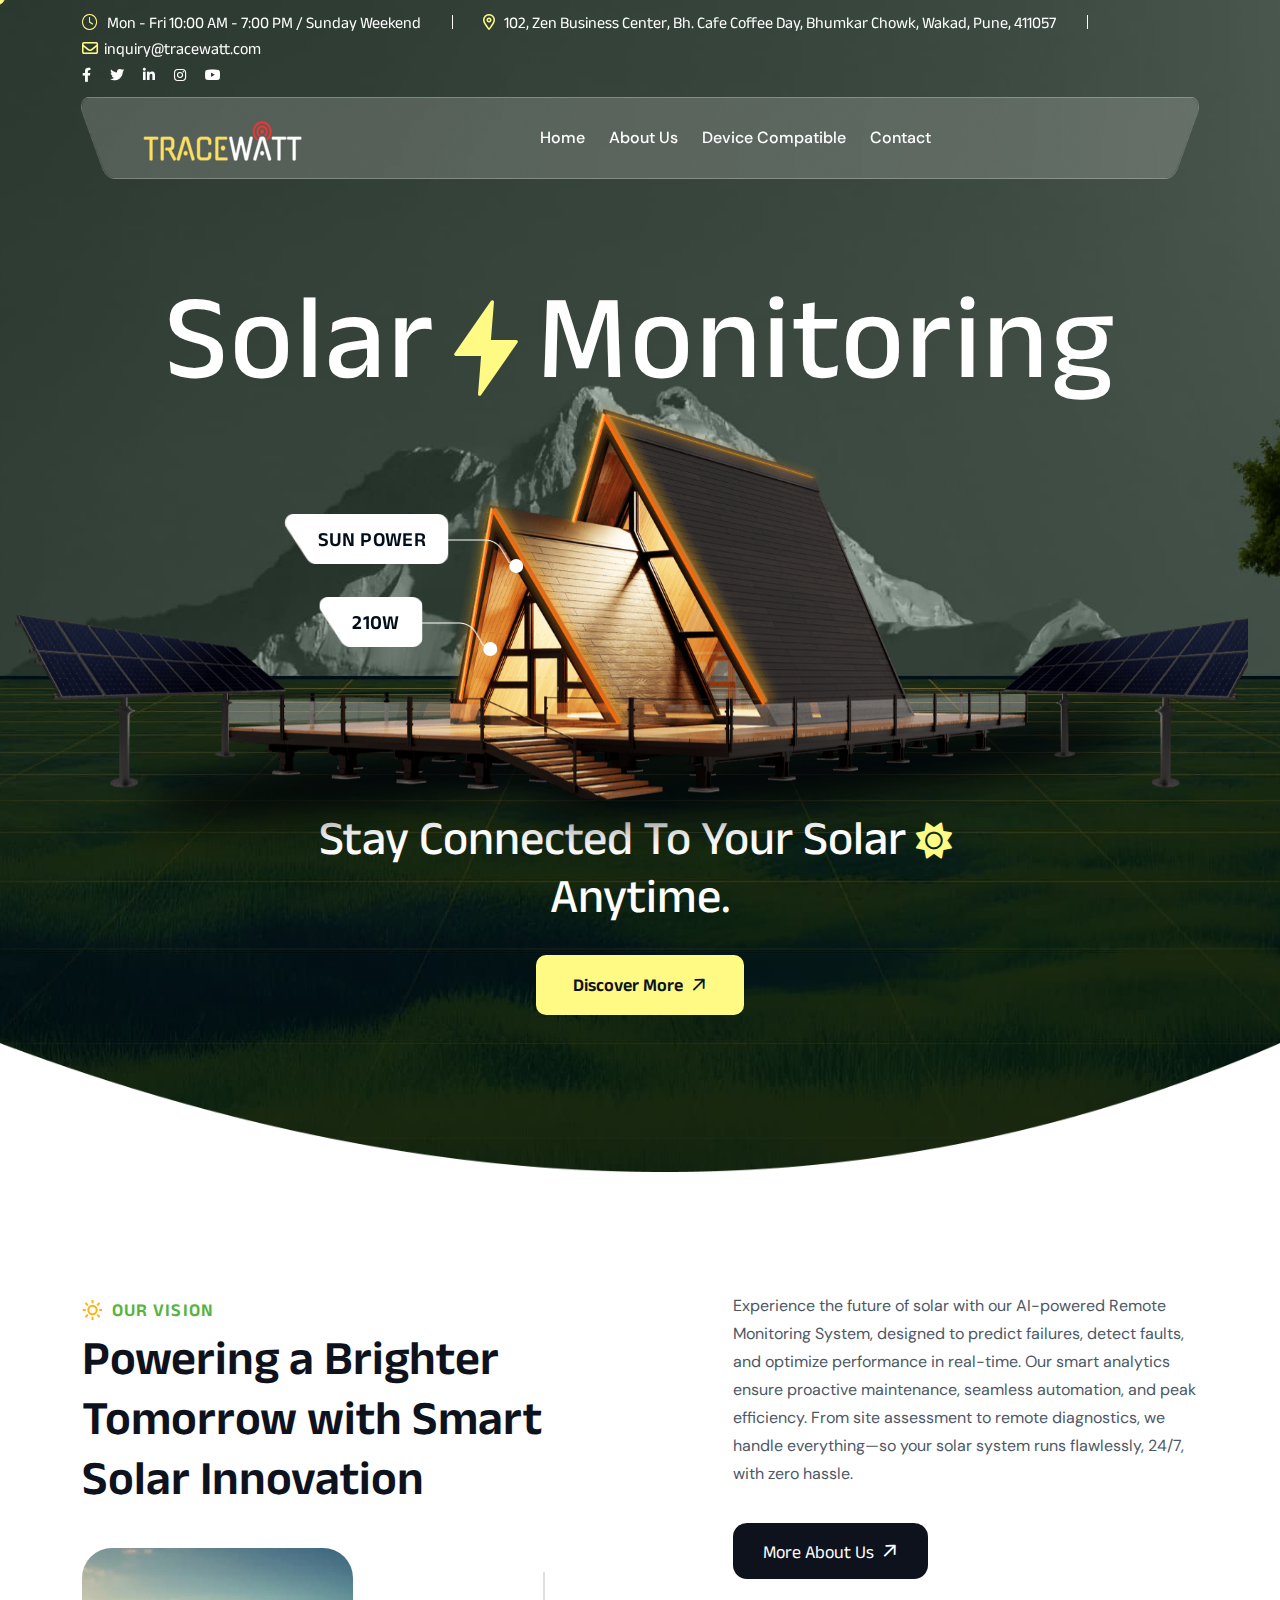
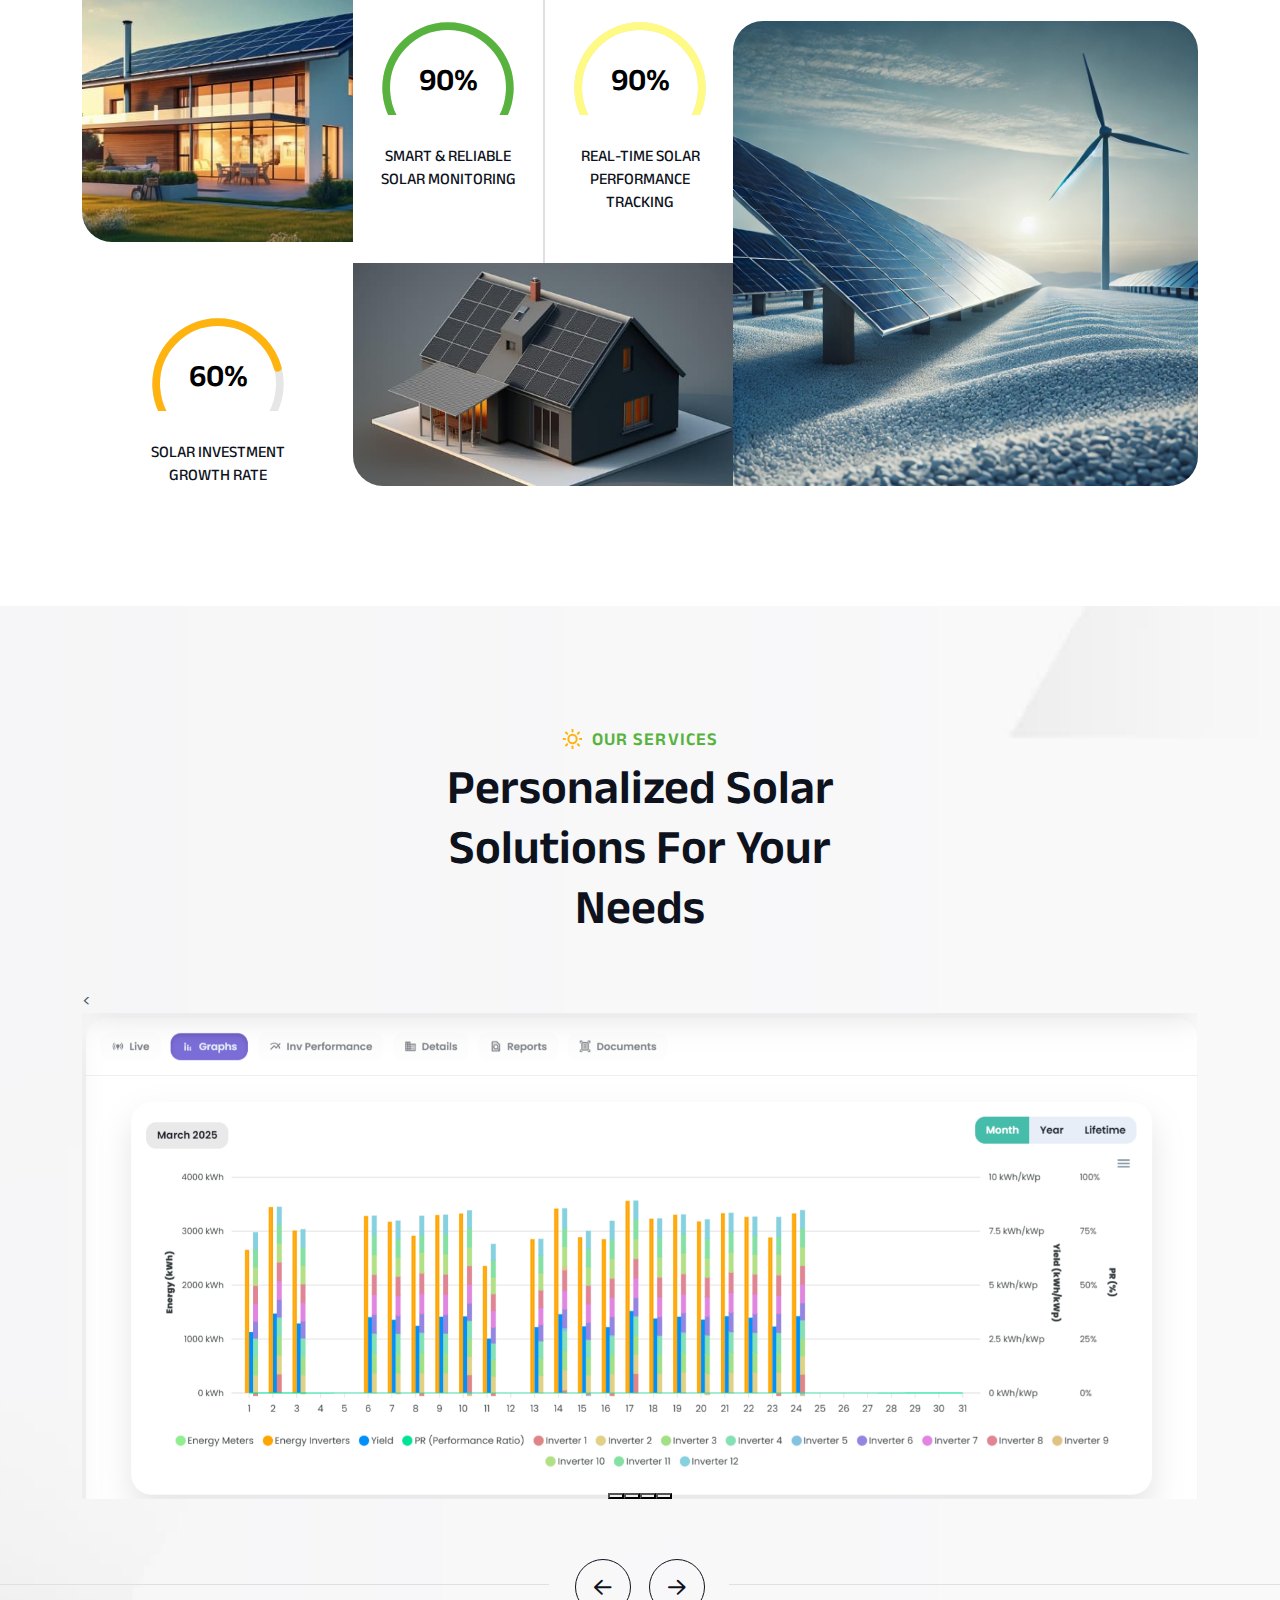
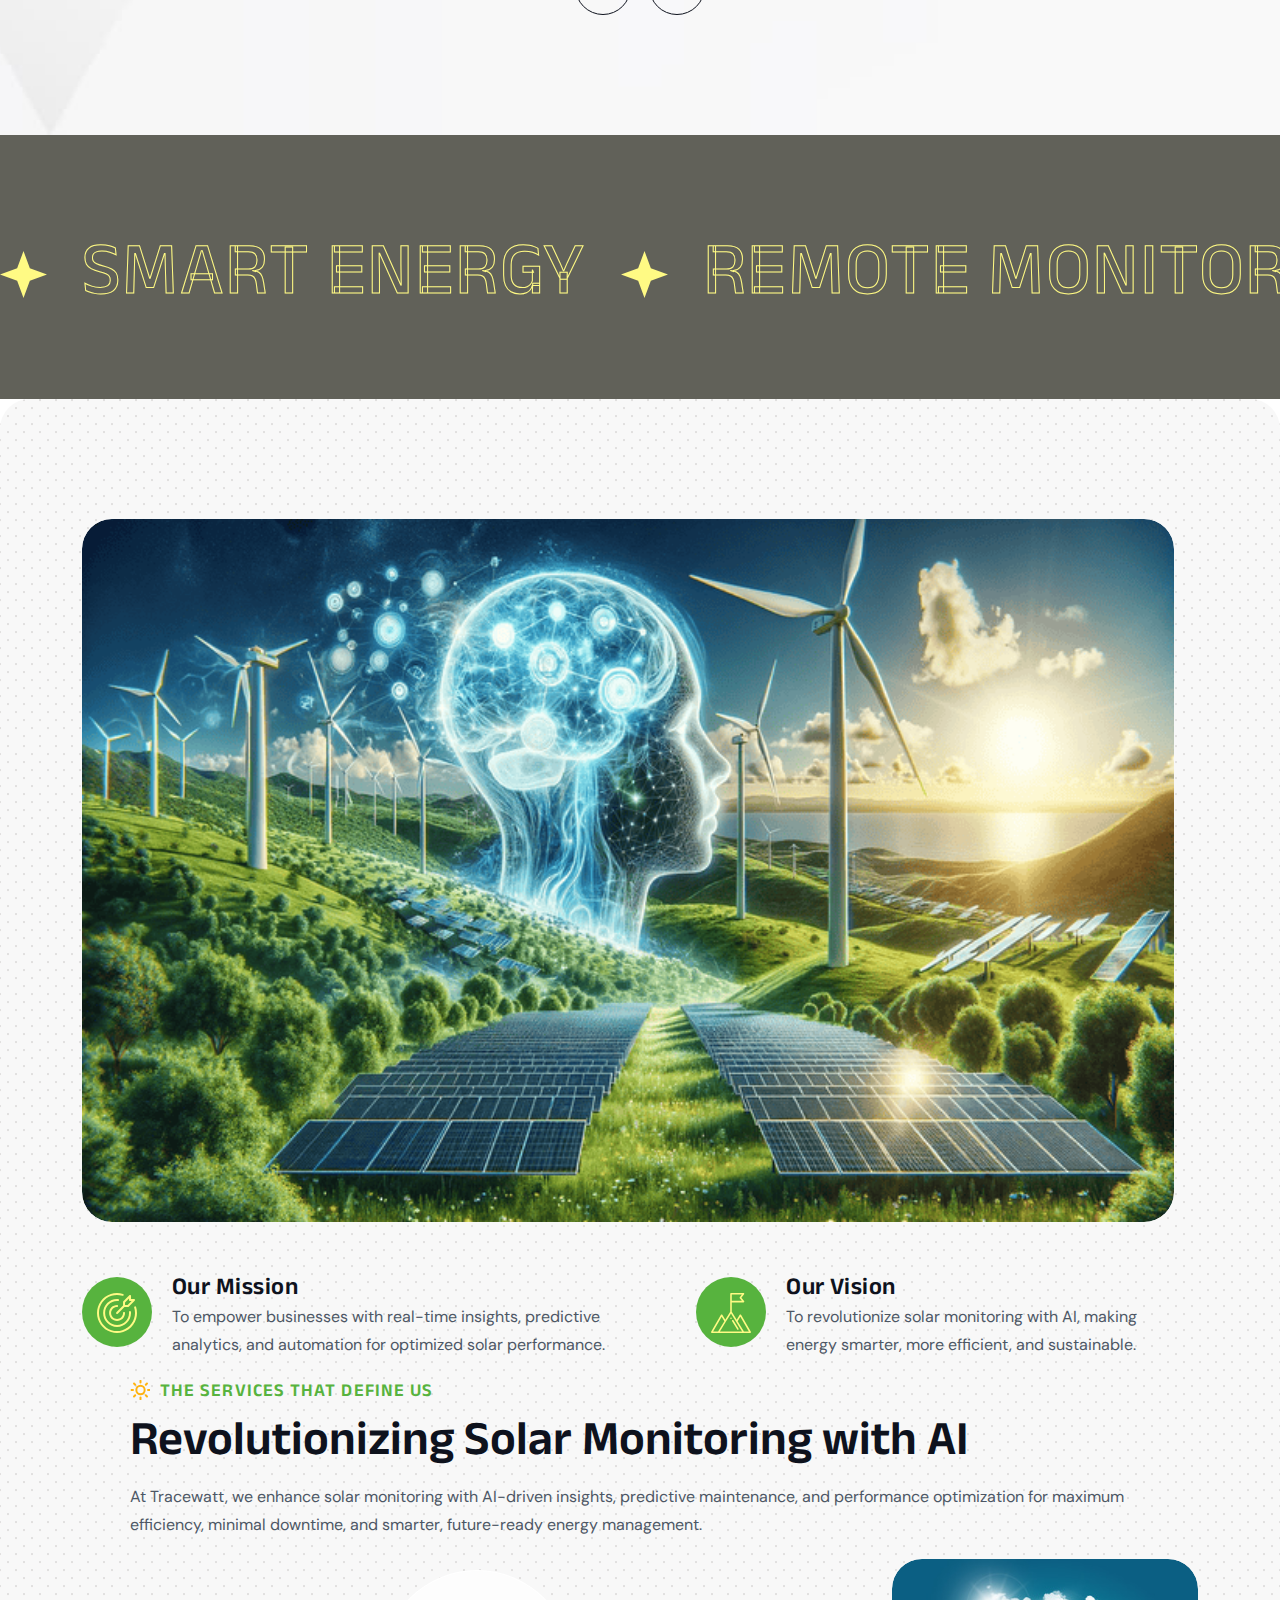
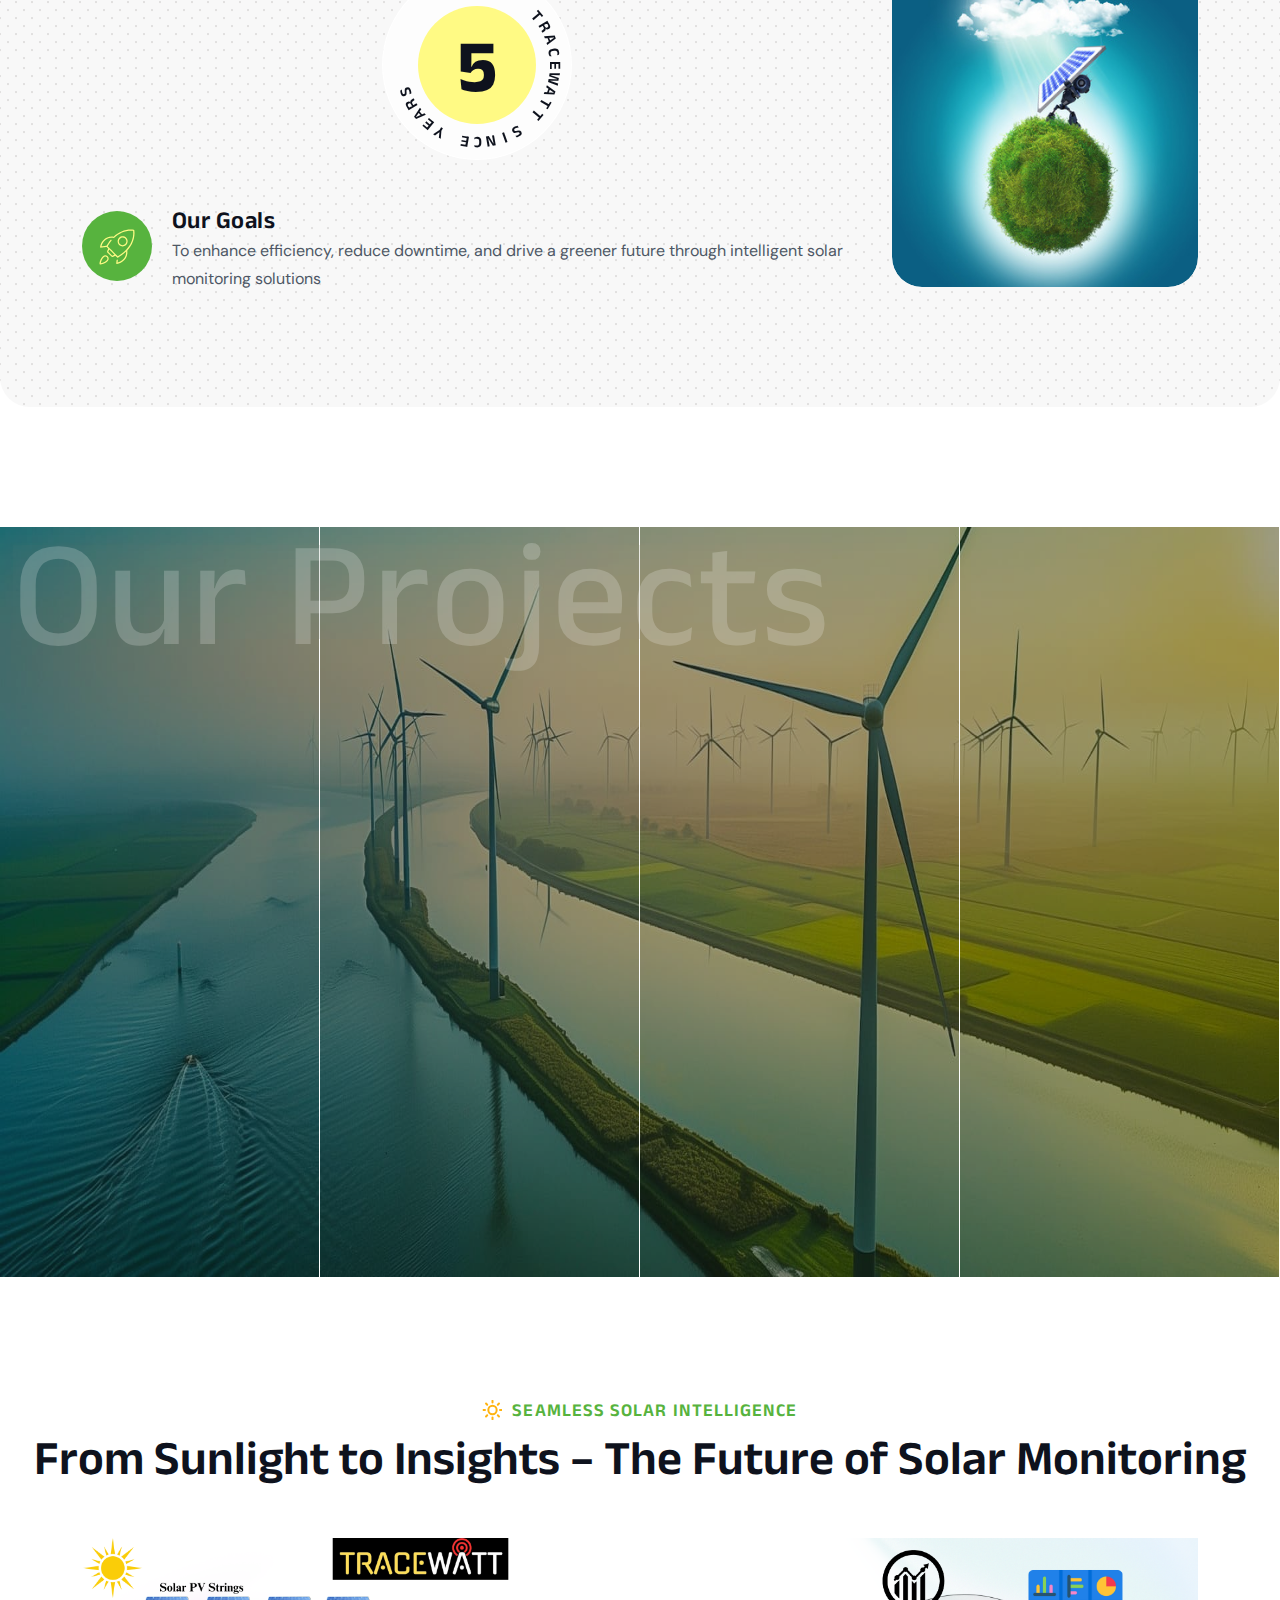
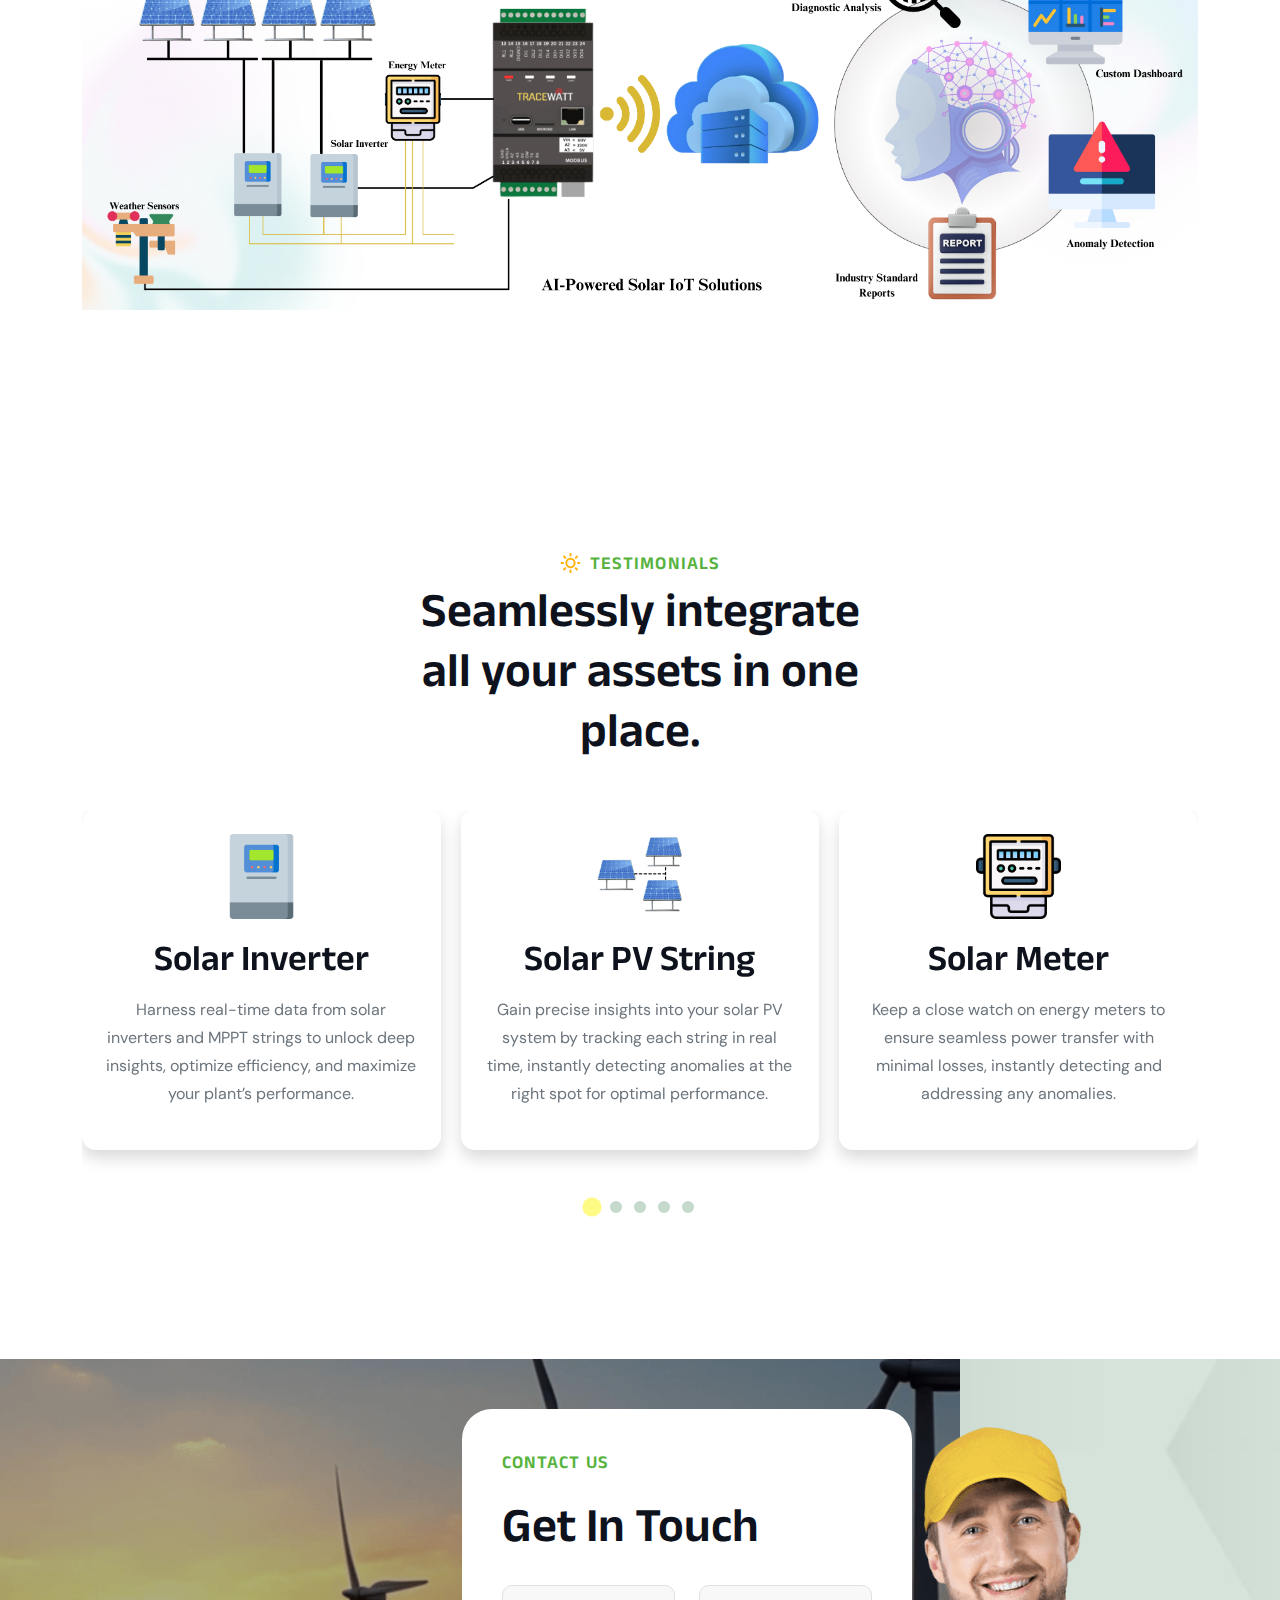
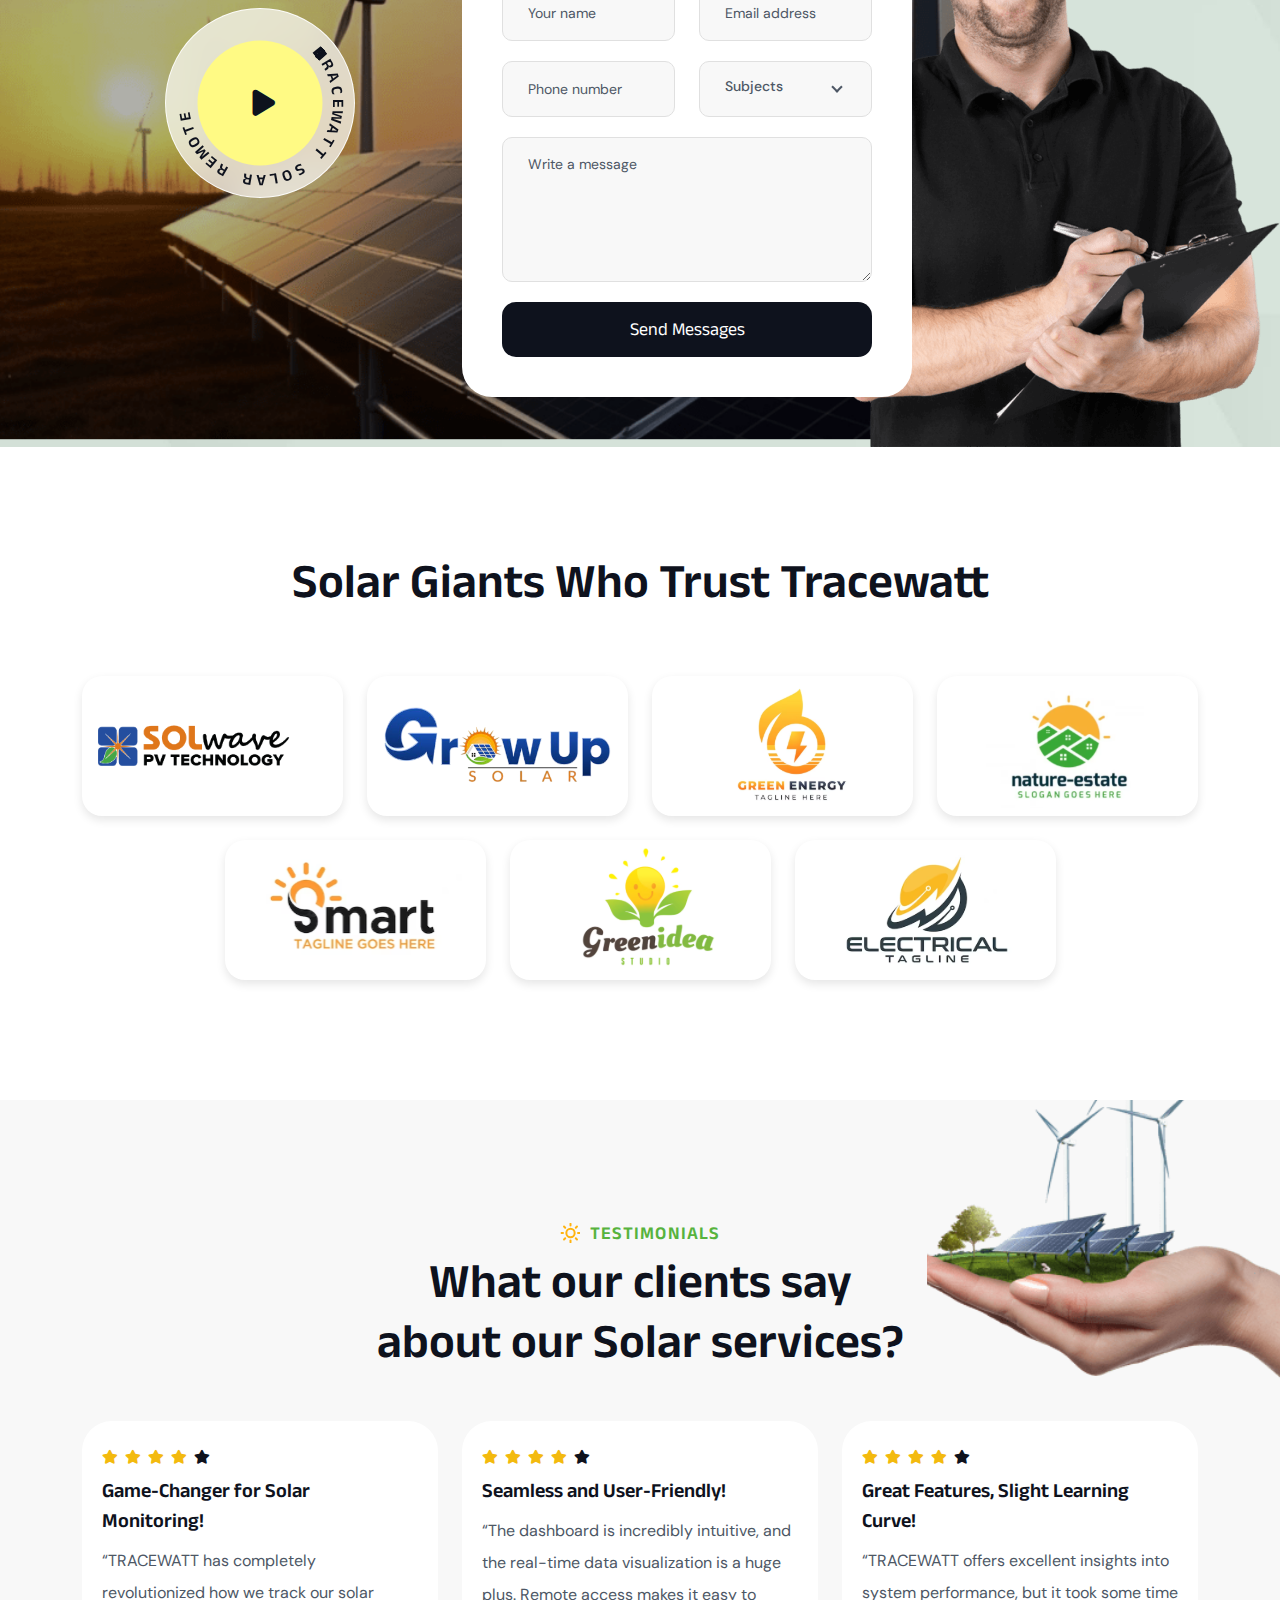
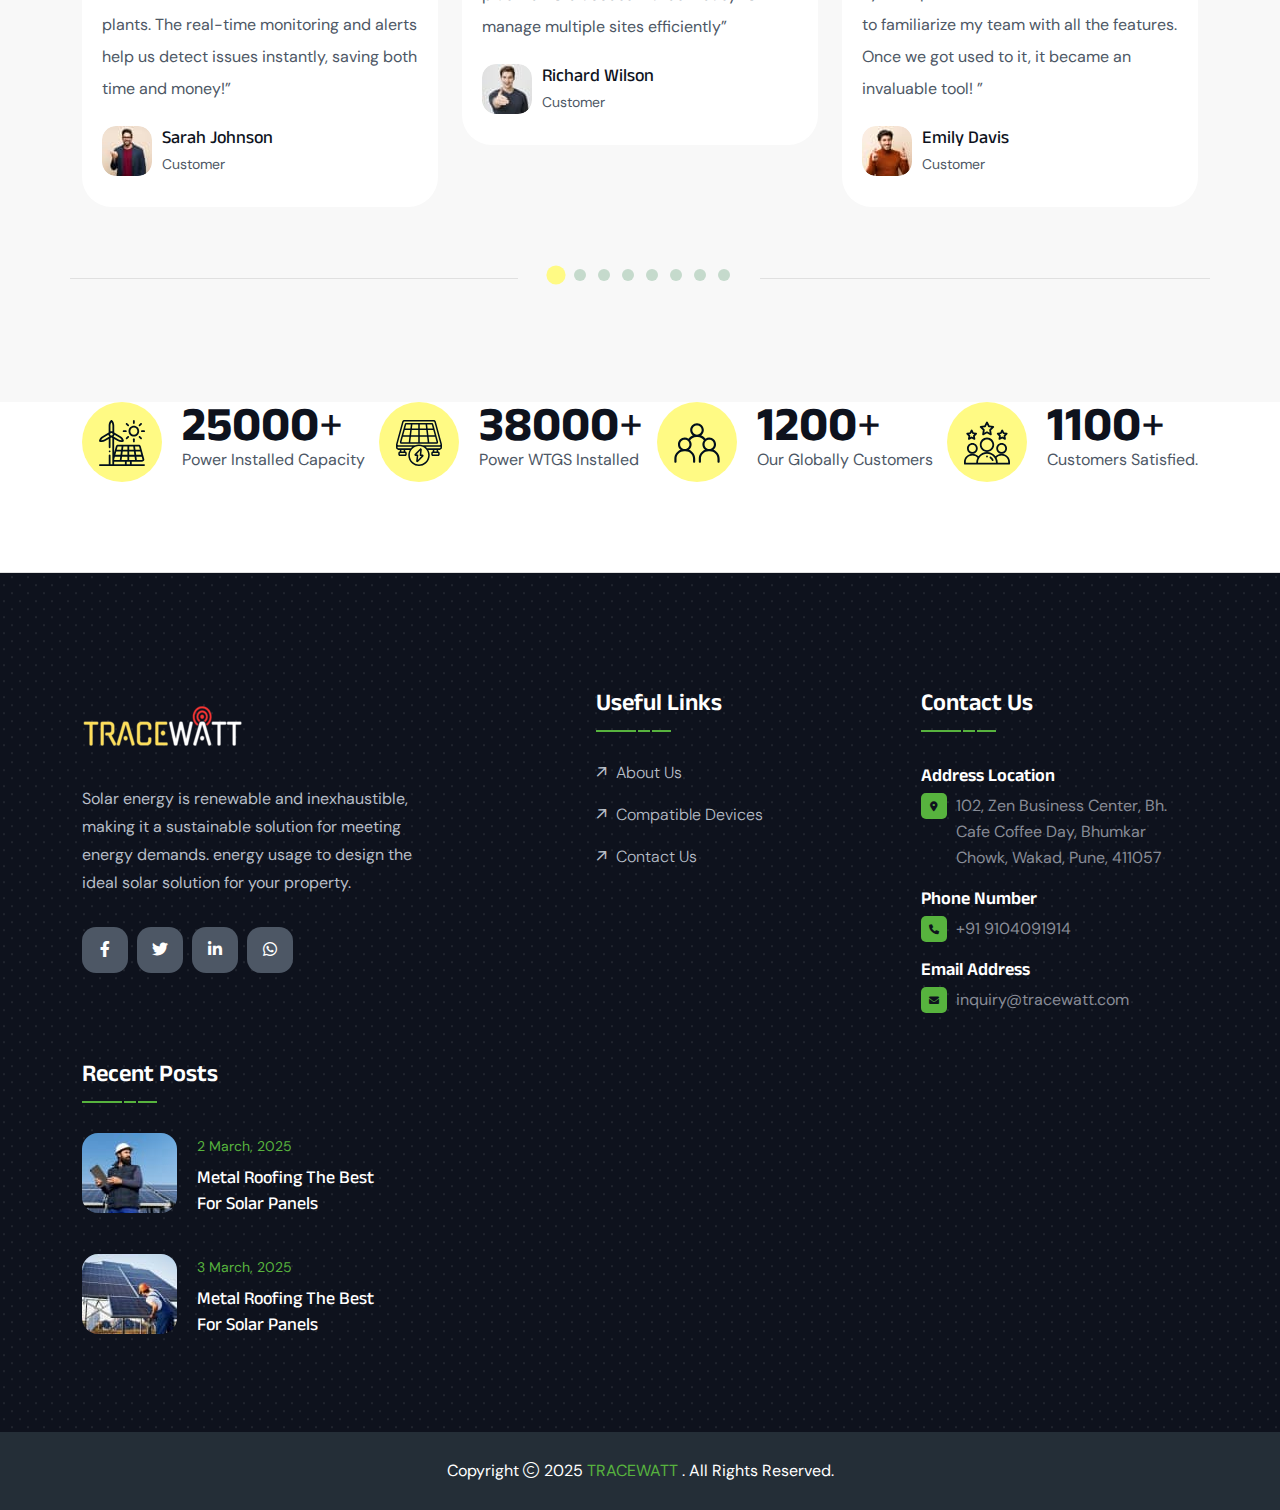
<file: index.html>
<!doctype html>
<html>

<head>
    <meta charset="utf-8">
    <meta http-equiv="x-ua-compatible" content="ie=edge">
    <title>AI-Enhanced Remote Solar Monitoring | TRACEWATT</title>
    <meta name="author" content="Tracewatt">
    <meta name="description"
        content="TRACEWATT offers AI-driven remote monitoring solutions for solar energy systems, providing real-time analytics, predictive maintenance, and performance optimization for solar installations across India.">
    <meta name="keywords"
        content="solar energy monitoring, AI solar analytics, TRACEWATT, remote solar tracking, predictive maintenance, solar performance optimization, solar monitoring software, TrackSo, Suryalog, Fourth Partner, Mahindra Teqo, Tata Power Solar, Solarlink, Adani Solar, Reliance Solar, KP Green Energy, solar PV strings, solar SCADA systems, solar monitoring IoT, AI-powered solar optimization, solar data analytics, renewable energy monitoring, solar digital twin, energy IoT platforms, smart grid integration, solar power management, AI-driven energy solutions, solar panel efficiency monitoring, solar inverter tracking, solar performance analysis, solar remote monitoring system, AI-based energy management, real-time solar analytics, solar power forecasting, solar energy AI software, solar asset management, solar maintenance software, solar data logger, solar grid monitoring, PV performance monitoring">
    <meta name="robots" content="INDEX,FOLLOW">
    <meta name="viewport" content="width=device-width,initial-scale=1,shrink-to-fit=no">
    <link rel="apple-touch-icon" sizes="57x57" href="assets/img/favicons/apple-icon-57x57.png">
    <link rel="apple-touch-icon" sizes="60x60" href="assets/img/favicons/apple-icon-60x60.png">
    <link rel="apple-touch-icon" sizes="72x72" href="assets/img/favicons/apple-icon-72x72.png">
    <link rel="apple-touch-icon" sizes="76x76" href="assets/img/favicons/apple-icon-76x76.png">
    <link rel="apple-touch-icon" sizes="114x114" href="assets/img/favicons/apple-icon-114x114.png">
    <link rel="apple-touch-icon" sizes="120x120" href="assets/img/favicons/apple-icon-120x120.png">
    <link rel="apple-touch-icon" sizes="144x144" href="assets/img/favicons/apple-icon-144x144.png">
    <link rel="apple-touch-icon" sizes="152x152" href="assets/img/favicons/apple-icon-152x152.png">
    <link rel="apple-touch-icon" sizes="180x180" href="assets/img/favicons/apple-icon-180x180.png">
    <link rel="icon" type="image/png" sizes="192x192" href="assets/img/favicons/android-icon-192x192.png">
    <link rel="icon" type="image/png" sizes="32x32" href="assets/img/favicons/favicon-32x32.png">
    <link rel="icon" type="image/png" sizes="96x96" href="assets/img/favicons/favicon-96x96.png">
    <link rel="icon" type="image/png" sizes="16x16" href="assets/img/favicons/favicon-16x16.png">
    <link rel="manifest" href="assets/img/favicons/manifest.json">
    <meta name="msapplication-TileColor" content="#ffffff">
    <meta name="msapplication-TileImage" content="assets/img/favicons/ms-icon-144x144.png">
    <meta name="theme-color" content="#ffffff">
    <link rel="preconnect" href="https://fonts.googleapis.com/">
    <link rel="preconnect" href="https://fonts.gstatic.com/" crossorigin>
    <link
        href="https://fonts.googleapis.com/css2?family=Anek+Latin:wght@100..800&amp;family=DM+Sans:ital,opsz,wght@0,9..40,100..1000;1,9..40,100..1000&amp;display=swap"
        rel="stylesheet">
    <link rel="stylesheet" href="assets/css/bootstrap.min.css">
    <link rel="stylesheet" href="assets/css/fontawesome.min.css">
    <link rel="stylesheet" href="assets/css/magnific-popup.min.css">
    <link rel="stylesheet" href="assets/css/swiper-bundle.min.css">
    <link rel="stylesheet" href="assets/css/style.css">
</head>

<body class="theme2">
    <div class="cursor-follower"></div>
    <div class="slider-drag-cursor"><img src="assets/img/icon/arrow.svg" alt=""></div>
    <!-- <div class="color-scheme-wrap active"><button class="switchIcon"><i class="fa-solid fa-palette"></i></button>
        <h4 class="color-scheme-wrap-title"><i class="far fa-palette me-2"></i>Style Swicher</h4>
        <div class="color-switch-btns"><button data-color="#3E66F3"><i class="fa-solid fa-droplet"></i></button> <button
                data-color="#684DF4"><i class="fa-solid fa-droplet"></i></button> <button data-color="#008080"><i
                    class="fa-solid fa-droplet"></i></button> <button data-color="#323F7C"><i
                    class="fa-solid fa-droplet"></i></button> <button data-color="#FC3737"><i
                    class="fa-solid fa-droplet"></i></button> <button data-color="#8a2be2"><i
                    class="fa-solid fa-droplet"></i></button></div><a href="https://themeforest.net/user/themeholy"
            class="th-btn text-center w-100"><i class="fa fa-shopping-cart me-2"></i> Purchase</a>
    </div> -->
    <!-- <div class="preloader"><button class="th-btn style1 preloaderCls">Cancel Preloader</button>
        <div class="preloader-inner"><img src="assets/img/logo.svg" alt="Rasm"> <span class="loader"></span></div>
    </div> -->
    <div class="sidemenu-wrapper d-none d-lg-block">
        <div class="sidemenu-content"><button class="closeButton sideMenuCls"><i class="far fa-times"></i></button>
            <div class="widget footer-widget">
                <h3 class="widget_title">About Company</h3>
                <div class="th-widget-about">
                    <p class="about-text">Professionally redefine transparent ROI through low-risk high-yield
                        imperatives. Progressively create empowered. cost effective users via team driven.</p>
                    <div class="th-social"><a href="https://www.facebook.com/"><i class="fab fa-facebook-f"></i></a> <a
                            href="https://www.twitter.com/"><i class="fab fa-twitter"></i></a> <a
                            href="https://www.linkedin.com/"><i class="fab fa-linkedin-in"></i></a> <a
                            href="https://www.whatsapp.com/"><i class="fab fa-whatsapp"></i></a> <a
                            href="https://www.youtube.com/"><i class="fab fa-youtube"></i></a></div>
                </div>
            </div>
            <div class="widget footer-widget">
                <h3 class="widget_title">Recent Posts</h3>
                <div class="recent-post-wrap">
                    <div class="recent-post">
                        <div class="media-img"><a href="blog-details.html"><img
                                    src="assets/img/blog/recent-post-1-1.jpg" alt="Blog Image"></a></div>
                        <div class="media-body">
                            <div class="recent-post-meta"><a href="blog.html"><i
                                        class="fa-sharp fa-solid fa-calendar-days"></i>21 Feb, 2025</a></div>
                            <h4 class="post-title"><a class="text-inherit" href="blog-details.html">Harnessing the Sun
                                    The Future of The Solar Power.</a></h4>
                        </div>
                    </div>
                    <div class="recent-post">
                        <div class="media-img"><a href="blog-details.html"><img
                                    src="assets/img/blog/recent-post-1-2.jpg" alt="Blog Image"></a></div>
                        <div class="media-body">
                            <h4 class="post-title"><a class="text-inherit" href="blog-details.html">Harnessing the Sun
                                    The Future of The Solar Power.</a></h4>
                            <div class="recent-post-meta"><a href="blog.html"><i
                                        class="fa-sharp fa-solid fa-calendar-days"></i>22 Feb, 2025</a></div>
                        </div>
                    </div>
                    <div class="recent-post">
                        <div class="media-img"><a href="blog-details.html"><img
                                    src="assets/img/blog/recent-post-1-3.jpg" alt="Blog Image"></a></div>
                        <div class="media-body">
                            <h4 class="post-title"><a class="text-inherit" href="blog-details.html">Harnessing the Sun
                                    The Future of The Solar Power.</a></h4>
                            <div class="recent-post-meta"><a href="blog.html"><i
                                        class="fa-sharp fa-solid fa-calendar-days"></i>23 Feb, 2025</a></div>
                        </div>
                    </div>
                </div>
            </div>
        </div>
    </div>
    <!-- <div class="popup-search-box d-none d-lg-block"><button class="searchClose"><i class="fal fa-times"></i></button>
        <form action="#"><input type="text" placeholder="What are you looking for?"> <button type="submit"><i
                    class="fal fa-search"></i></button></form>
    </div> -->
    <div class="th-menu-wrapper">
        <div class="th-menu-area text-center"><button class="th-menu-toggle"><i class="fal fa-times"></i></button>
            <div class="mobile-logo"><a href="index.html"><img src="assets/img/solar/TRACEWATT.png"
                        alt="TRACEWATT "></a>
            </div>
            <div class="th-mobile-menu">
                <ul>
                    <li class="menu-item-has-children"><a href="index.html">Home</a>
                    </li>
                    <li><a href="about.html">About Us</a></li>
                    <!-- <li class="menu-item-has-children"><a href="#">Pages</a>
                        <ul class="sub-menu">
                            <li><a href="team.html">Team</a></li>
                            <li><a href="team-details.html">Team Details</a></li>
                            <li><a href="appointment.html">Appointment</a></li>
                            <li><a href="pricing.html">Price Table</a></li>
                            <li><a href="testimonial.html">Testimonial</a></li>
                            <li><a href="faq.html">FAQ</a></li>
                            <li><a href="error.html">Error Page</a></li>
                        </ul>
                    </li> -->
                    <!-- <li class="menu-item-has-children"><a href="#">Service</a>
                        <ul class="sub-menu">
                            <li><a href="service.html">Services - Style 1</a></li>
                            <li><a href="service-2.html">Services - Style 2</a></li>
                            <li><a href="service-3.html">Services - Style 3</a></li>
                            <li><a href="service-details.html">Service Details</a></li>
                        </ul>
                    </li> -->
                    <!-- <li class="menu-item-has-children"><a href="#">Project</a>
                        <ul class="sub-menu">
                            <li><a href="project.html">Project Style 1</a></li>
                            <li><a href="project-2.html">Project Style 2</a></li>
                            <li><a href="project-3.html">Project Style 3</a></li>
                            <li><a href="project-4.html">Project Style 4</a></li>
                            <li><a href="project-details.html">Project Details</a></li>
                        </ul>
                    </li> -->
                    <!-- <li class="menu-item-has-children"><a href="#">Blog</a>
                        <ul class="sub-menu">
                            <li><a href="blog.html">Blog</a></li>
                            <li><a href="blog-details.html">Blog Details</a></li>
                        </ul>
                    </li> -->
                    <li><a href="devices.html">Device Compatible</a></li>

                    <li><a href="contact.html">Contact</a></li>
                </ul>
            </div>
        </div>
    </div>
    <header class="th-header header-layout2 header-absolute">
        <div class="header-top">
            <div class="container">
                <div class="row justify-content-center justify-content-lg-between align-items-center">
                    <div class="col-auto d-none d-md-block">
                        <div class="header-links">
                            <ul>
                                <li class="d-none d-xl-inline-block"><i class="fa-light fa-clock"></i> <span>Mon - Fri
                                        10:00 AM - 7:00 PM / Sunday Weekend </span></li>
                                <li class=""><i class="fa-sharp fa-regular fa-location-dot"></i> <span> 102, Zen
                                        Business Center, Bh. Cafe Coffee Day, Bhumkar Chowk, Wakad, Pune, 411057</span>
                                </li>
                                <li><i class="fa-regular fa-envelope"></i><a
                                        href="mailto:inquiry@tracewatt.com">inquiry@tracewatt.com</a></li>
                            </ul>
                        </div>
                    </div>
                    <div class="col-auto">
                        <div class="social-links"><span class="social-title">Follow Us On:</span> <a
                                href="https://www.facebook.com/"><i class="fab fa-facebook-f"></i></a> <a
                                href="https://www.twitter.com/"><i class="fab fa-twitter"></i></a> <a
                                href="https://www.linkedin.com/"><i class="fab fa-linkedin-in"></i></a> <a
                                href="https://www.instagram.com/"><i class="fab fa-instagram"></i></a> <a
                                href="https://www.youtube.com/"><i class="fab fa-youtube"></i></a></div>
                    </div>
                </div>
            </div>
        </div>
        <div class="sticky-wrapper">
            <div class="container">
                <div class="menu-area">
                    <div class="row align-items-center justify-content-between">
                        <div class="col-auto">
                            <div class="header-logo"><a href="index.html"><img src="assets/img/solar/TRACEWATT.png"
                                        alt="TRACEWATT "></a></div>
                        </div>
                        <div class="col-auto">
                            <nav class="main-menu style2 d-none d-lg-inline-block">
                                <ul>
                                    <li><a href="index.html">Home</a>
                                        <!-- <ul class="mega-menu mega-menu-content allow-natural-scroll">
                                            <li>
                                                <div class="container">
                                                    <div class="row gy-4">
                                                        <div class="col-lg-4">
                                                            <div class="mega-menu-box">
                                                                <div class="mega-menu-img"><img
                                                                        src="assets/img/pages/home-solar-energy.jpg"
                                                                        alt="Home One">
                                                                    <div class="btn-wrap"><a
                                                                            href="home-solar-energy.html"
                                                                            class="th-btn">View Demo</a></div>
                                                                </div>
                                                                <h3 class="mega-menu-title"><a
                                                                        href="home-solar-energy.html">Home Solar
                                                                        Energy</a></h3>
                                                            </div>
                                                        </div>
                                                        <div class="col-lg-4">
                                                            <div class="mega-menu-box">
                                                                <div class="mega-menu-img"><img
                                                                        src="assets/img/pages/home-renewable-energy.jpg"
                                                                        alt="Home Two">
                                                                    <div class="btn-wrap"><a
                                                                            href="index.html"
                                                                            class="th-btn">View Demo</a></div>
                                                                </div>
                                                                <h3 class="mega-menu-title"><a
                                                                        href="index.html">Home Renewable
                                                                        Energy</a></h3>
                                                            </div>
                                                        </div>
                                                        <div class="col-lg-4">
                                                            <div class="mega-menu-box">
                                                                <div class="mega-menu-img"><img
                                                                        src="assets/img/pages/home-wind-energy.jpg"
                                                                        alt="Home Three">
                                                                    <div class="btn-wrap"><a
                                                                            href="home-wind-energy.html"
                                                                            class="th-btn">View Demo</a></div>
                                                                </div>
                                                                <h3 class="mega-menu-title"><a
                                                                        href="home-wind-energy.html">Home Wind
                                                                        Energy</a></h3>
                                                            </div>
                                                        </div>
                                                    </div>
                                                </div>
                                            </li>
                                        </ul> -->
                                    </li>
                                    <li><a href="about.html">About Us</a></li>
                                    <!-- <li class="menu-item-has-children"><a href="#">Pages</a>
                                        <ul class="sub-menu">
                                            <li><a href="team.html">Team</a></li>
                                            <li><a href="team-details.html">Team Details</a></li>
                                            <li><a href="appointment.html">Appointment</a></li>
                                            <li><a href="pricing.html">Price Table</a></li>
                                            <li><a href="testimonial.html">Testimonial</a></li>
                                            <li><a href="faq.html">FAQ</a></li>
                                            <li><a href="error.html">Error Page</a></li>
                                        </ul>
                                    </li> -->
                                    <!-- <li class="menu-item-has-children"><a href="#">Service</a>
                                        <ul class="sub-menu">
                                            <li><a href="service.html">Services - Style 1</a></li>
                                            <li><a href="service-2.html">Services - Style 2</a></li>
                                            <li><a href="service-3.html">Services - Style 3</a></li>
                                            <li><a href="service-details.html">Service Details</a></li>
                                        </ul>
                                    </li> -->
                                    <!-- <li class="menu-item-has-children"><a href="#">Project</a>
                                        <ul class="sub-menu">
                                            <li><a href="project.html">Project Style 1</a></li>
                                            <li><a href="project-2.html">Project Style 2</a></li>
                                            <li><a href="project-3.html">Project Style 3</a></li>
                                            <li><a href="project-4.html">Project Style 4</a></li>
                                            <li><a href="project-details.html">Project Details</a></li>
                                        </ul>
                                    </li> -->
                                    <!-- <li class="menu-item-has-children"><a href="#">Blog</a>
                                        <ul class="sub-menu">
                                            <li><a href="blog.html">Blog</a></li>
                                            <li><a href="blog-details.html">Blog Details</a></li>
                                        </ul>
                                    </li> -->
                                    <li><a href="devices.html">Device Compatible</a></li>

                                    <li><a href="contact.html">Contact</a></li>
                                </ul>
                            </nav>
                            <div class="header-button"><button type="button"
                                    class="th-menu-toggle d-inline-block d-lg-none"><i class="far fa-bars"></i></button>
                            </div>
                        </div>
                        <div class="col-auto d-none d-xl-block">
                            <div class="header-button">
                                <!-- <a href="#" class="icon-btn sideMenuToggler d-none d-lg-block"><img src="assets/img/icon/grid.svg" alt=""></a> -->
                                <a href="contact.html" class="th-btn style2 th-icon"><span class="btn-text"
                                        data-back="Get a Quote" data-front="Get a Quote"></span><i
                                        class="fa-regular fa-arrow-right ms-2"></i></a>
                            </div>
                        </div>
                    </div>
                </div>
            </div>
        </div>
    </header>
    <div class="th-hero-wrapper hero-2" id="hero" data-mask-src="assets/img/bg/hero_bg_shape.png">
        <div class="th-hero-bg" data-bg-src="assets/img/bg/hero_bg_2.png"></div>
        <div class="hero-style2">
            <!-- <h1 class="hero-title">Solar</h1><br/> -->
            <h1 class="hero-title">Solar<span class="hero-img"><img src="assets/img/shape/hero-shape2.svg"
                        alt=""></span>Monitoring</h1>
            <div class="hero2-image th-anim"><img src="assets/img/hero/hero-image.png" alt=""> <span>Sun Power</span>

                <span>210W</span>
            </div>
            <div class="hero-content">
                <p class="hero-text">Stay Connected to Your Solar<span class="d-inline-block spin"><i
                            class="fa-solid fa-sun"></i></span>Anytime.</p><a href="contact.html"
                    class="th-btn style2 th-icon"><span class="btn-text" data-back="Discover more"
                        data-front="Discover more"></span><i class="fa-regular fa-arrow-right ms-2"></i></a>
            </div>
        </div>
    </div>
    <div class="overflow-hidden space overflow-hidden" id="about-sec">
        <div class="container">
            <div class="row gx-0 gy-4 align-items-end">
                <div class="col-xl-7">
                    <div class="title-area mb-40 pe-xl-5 me-xl-5"><span class="sub-title">OUR VISION</span>
                        <h2 class="sec-title">Powering a Brighter Tomorrow with Smart Solar Innovation</h2>
                    </div>
                    <div class="row gx-0 align-items-end">
                        <div class="col-lg-5">
                            <div class="img-box4">
                                <div class="img1"><img src="assets/img/normal/about_2_1.jpg" alt="About"></div>
                                <div class="th-progress" data-progress-value="60"><svg viewBox="0 0 110 60"
                                        class="progress-bars">
                                        <defs>
                                            <linearGradient id="gradient2" x1="0" y1="0" x2="0" y2="1">
                                                <stop offset="0%" stop-color="#FFB30F" />
                                                <stop offset="100%" stop-color="#FFB30F" />
                                            </linearGradient>
                                        </defs>
                                        <path class="grey" d="M30,90 A40,40 0 1,1 80,90" fill="none" stroke="#E0E0E0"
                                            stroke-width="5" />
                                        <path class="half-circle" d="M30,90 A40,40 0 1,1 80,90" fill="none"
                                            stroke="url(#gradient2)" stroke-width="5" stroke-dasharray="251.2"
                                            stroke-dashoffset="251.2" /><text x="55" y="55" dominant-baseline="middle"
                                            text-anchor="middle">0%</text>
                                    </svg>
                                    <h3 class="box-title">Solar Investment Growth Rate</h3>
                                </div>
                            </div>
                        </div>
                        <div class="col-lg-7">
                            <div class="progress-wrapper">
                                <div class="th-progress" data-progress-value="90"><svg viewBox="0 0 110 60"
                                        class="progress-bars">
                                        <defs>
                                            <linearGradient id="gradient1" x1="0" y1="0" x2="0" y2="1">
                                                <stop offset="0%" stop-color="#57B33E" />
                                                <stop offset="100%" stop-color="#57B33E" />
                                            </linearGradient>
                                        </defs>
                                        <path class="grey" d="M30,90 A40,40 0 1,1 80,90" fill="none" stroke="#E0E0E0"
                                            stroke-width="5" />
                                        <path class="half-circle" d="M30,90 A40,40 0 1,1 80,90" fill="none"
                                            stroke="url(#gradient1)" stroke-width="5" stroke-dasharray="251.2"
                                            stroke-dashoffset="251.2" /><text x="55" y="55" dominant-baseline="middle"
                                            text-anchor="middle">0%</text>
                                    </svg>
                                    <h3 class="box-title">Smart & Reliable Solar Monitoring</h3>
                                </div>
                                <div class="divider"></div>
                                <div class="th-progress" data-progress-value="90"><svg viewBox="0 0 110 60"
                                        class="progress-bars">
                                        <defs>
                                            <linearGradient id="gradient3" x1="0" y1="0" x2="0" y2="1">
                                                <stop offset="0%" stop-color="#FFFA84" />
                                                <stop offset="100%" stop-color="#FFFA84" />
                                            </linearGradient>
                                        </defs>
                                        <path class="grey" d="M30,90 A40,40 0 1,1 80,90" fill="none" stroke="#E0E0E0"
                                            stroke-width="5" />
                                        <path class="half-circle" d="M30,90 A40,40 0 1,1 80,90" fill="none"
                                            stroke="url(#gradient3)" stroke-width="5" stroke-dasharray="251.2"
                                            stroke-dashoffset="251.2" /><text x="55" y="55" dominant-baseline="middle"
                                            text-anchor="middle">0%</text>
                                    </svg>
                                    <h3 class="box-title">Real-Time Solar Performance Tracking</h3>
                                </div>
                            </div>
                            <div class="img-box5">
                                <div class="img1"><img src="assets/img/normal/about_2_2.jpg" alt="About"></div>
                            </div>
                        </div>
                    </div>
                </div>
                <div class="col-xl-5">
                    <p class="mb-35">Experience the future of solar with our AI-powered Remote Monitoring System,
                        designed to predict failures, detect faults, and optimize performance in real-time.
                        Our smart analytics ensure proactive maintenance, seamless automation, and peak efficiency. From
                        site assessment to remote diagnostics, we handle everything—so your solar system runs
                        flawlessly, 24/7, with zero hassle.</p>
                    <div class="btn-group justify-content-between align-items-start"><a href="about.html"
                            class="th-btn black-btn style1 th-icon"><span class="btn-text" data-back="More About Us"
                                data-front="More About Us"></span><i class="fa-regular fa-arrow-right ms-2"></i></a>
                        <!-- <div class="about-profile style2">
                            <div class="signature"><img src="assets/img/normal/signature2.svg" alt="signature"></div>
                            <h3 class="box-title h4">Mann Santoki</h3>
                            <p class="box-text">Director of Tracewatt Group</p>
                        </div> -->
                    </div>
                    <div class="img-box6">
                        <!-- <div class="img1"><img src="assets/img/normal/about_2_3.jpg" alt="About"></div> -->
                        <div class="img1"><img src="assets/img/normal/solar.webp" alt="About"></div>

                    </div>
                </div>
            </div>
        </div>
    </div>
    <section class="overflow-hidden space" data-bg-src="assets/img/bg/service_bg_1.jpg">
        <div class="container">
            <div class="row justify-content-center align-items-center">
                <div class="col-xl-5">
                    <div class="title-area text-center"><span class="sub-title">Our Services</span>
                        <h2 class="sec-title">Personalized Solar Solutions For Your Needs</h2>
                    </div>
                </div>
            </div>
            <<div class="slider-area">
                <div id="solarCarousel" class="carousel slide" data-bs-ride="carousel">
                    <!-- Indicators (optional) -->
                    <div class="carousel-indicators">
                        <button type="button" data-bs-target="#solarCarousel" data-bs-slide-to="0" class="active"
                            aria-current="true" aria-label="Slide 1"></button>
                        <button type="button" data-bs-target="#solarCarousel" data-bs-slide-to="1"
                            aria-label="Slide 2"></button>
                        <button type="button" data-bs-target="#solarCarousel" data-bs-slide-to="2"
                            aria-label="Slide 3"></button>
                        <button type="button" data-bs-target="#solarCarousel" data-bs-slide-to="3"
                            aria-label="Slide 4"></button>
                    </div>

                    <!-- Slides -->
                    <div class="carousel-inner">
                        <div class="carousel-item active">
                            <img src="assets/img/solar/img1.png" class="d-block w-100 img-fluid mx-auto"
                                alt="Solar Image 1" style="max-height: 500px;">
                        </div>
                        <div class="carousel-item">
                            <img src="assets/img/solar/img2.png" class="d-block w-100 img-fluid mx-auto"
                                alt="Solar Image 2" style="max-height: 500px;">
                        </div>
                        <div class="carousel-item">
                            <img src="assets/img/solar/img3.png" class="d-block w-100 img-fluid mx-auto"
                                alt="Solar Image 3" style="max-height: 500px;">
                        </div>
                        <div class="carousel-item">
                            <img src="assets/img/solar/img4.png" class="d-block w-100 img-fluid mx-auto"
                                alt="Solar Image 4" style="max-height: 500px;">
                        </div>
                    </div>
                </div>
        </div>
        <div class="service-arrow">
            <div class="icon-box">
                <button data-bs-target="#solarCarousel" data-bs-slide="prev" class="slider-arrow default">
                    <i class="far fa-arrow-left"></i>
                </button>
                <button data-bs-target="#solarCarousel" data-bs-slide="next" class="slider-arrow default">
                    <i class="far fa-arrow-right"></i>
                </button>
            </div>
        </div>
        </div>
        </div>
    </section>
    <div class="marquee-area space-extra" data-bg-src="assets/img/bg/marquee_bg_1.jpg">
        <div class="marquee-content positive-relative overflow-hidden">
            <div class="marquee">
                <div class="marquee-group">
                    <div class="item"><img src="assets/img/icon/star.svg" alt=""><span>Smart Energy</span></div>
                    <div class="item"><img src="assets/img/icon/star.svg" alt=""><span>Remote Monitoring</span></div>
                    <div class="item"><img src="assets/img/icon/star.svg" alt=""><span>Grid Connection</span></div>
                    <div class="item"><img src="assets/img/icon/star.svg" alt=""><span>Research & Analysis</span></div>
                    <div class="item"><img src="assets/img/icon/star.svg" alt=""><span>Smart Energy</span></div>
                    <div class="item"><img src="assets/img/icon/star.svg" alt=""><span>AI Predictions</span></div>
                    <div class="item"><img src="assets/img/icon/star.svg" alt=""><span>Smart Monitoring</span></div>
                    <div class="item"><img src="assets/img/icon/star.svg" alt=""><span>Grid Connection</span></div>
                    <div class="item"><img src="assets/img/icon/star.svg" alt=""><span>Research & Analysis</span></div>
                    <div class="item"><img src="assets/img/icon/star.svg" alt=""><span>Smart Energy</span></div>
                    <div class="item"><img src="assets/img/icon/star.svg" alt=""><span>AI Analysis</span></div>
                </div>
                <div class="marquee-group">
                    <div class="item"><img src="assets/img/icon/star.svg" alt=""><span>Smart Energy</span></div>
                    <div class="item"><img src="assets/img/icon/star.svg" alt=""><span>Remote Monitoring</span></div>
                    <div class="item"><img src="assets/img/icon/star.svg" alt=""><span>Grid Connection</span></div>
                    <div class="item"><img src="assets/img/icon/star.svg" alt=""><span>Research & Analysis</span></div>
                    <div class="item"><img src="assets/img/icon/star.svg" alt=""><span>Smart Energy</span></div>
                    <div class="item"><img src="assets/img/icon/star.svg" alt=""><span>AI Predictions</span></div>
                    <div class="item"><img src="assets/img/icon/star.svg" alt=""><span>Smart Monitoring</span></div>
                    <div class="item"><img src="assets/img/icon/star.svg" alt=""><span>Grid Connection</span></div>
                    <div class="item"><img src="assets/img/icon/star.svg" alt=""><span>Research & Analysis</span></div>
                    <div class="item"><img src="assets/img/icon/star.svg" alt=""><span>Smart Energy</span></div>
                    <div class="item"><img src="assets/img/icon/star.svg" alt=""><span>AI Analysis</span></div>
                </div>
            </div>
        </div>
    </div>
    <!-- <section class="overflow-hidden space" id="team-sec">
        <div class="container">
            <div class="row justify-content-lg-between justify-content-center align-items-center">
                <div class="col-lg-6">
                    <div class="title-area"><span class="sub-title">Team Members</span>
                        <h2 class="sec-title">Meet our Professional team of Renewable energy experts</h2>
                    </div>
                </div>
                <div class="col-lg-5">
                    <div class="sec-btn text-end d-none d-lg-block">
                        <div class="icon-box"><button data-slider-prev="#teamSlider2"
                                class="slider-arrow style2 default"><i class="far fa-arrow-left"></i></button> <button
                                data-slider-next="#teamSlider2" class="slider-arrow style2 default"><i
                                    class="far fa-arrow-right"></i></button></div>
                    </div>
                </div>
            </div>
            <div class="slider-area">
                <div class="swiper teamSlider2 th-slider has-shadow" id="teamSlider2"
                    data-slider-options='{"breakpoints":{"0":{"slidesPerView":1},"576":{"slidesPerView":"2"},"768":{"slidesPerView":"2"},"992":{"slidesPerView":"3"},"1300":{"slidesPerView":"5"}}}'>
                    <div class="swiper-wrapper">
                        <div class="swiper-slide">
                            <div class="th-team team-box style2">
                                <div class="box-img"><img src="assets/img/team/team_2_1.jpg" alt="Team"></div>
                                <h3 class="box-title"><a href="team-details.html">Mishel Marsh</a></h3><span
                                    class="team-desig">Founder</span>
                                <div class="team-social">
                                    <div class="th-social"><a target="_blank" href="https://facebook.com/"><i
                                                class="fab fa-facebook-f"></i></a> <a target="_blank"
                                            href="https://twitter.com/"><i class="fab fa-twitter"></i></a> <a
                                            target="_blank" href="tel:+19524357106"><i
                                                class="fa-sharp fa-light fa-phone"></i></a> <a target="_blank"
                                            href="tel:+19524357106"><i class="fa-brands fa-whatsapp"></i></a> <a
                                            target="_blank" href="https://linkedin.com/"><i
                                                class="fab fa-linkedin-in"></i></a></div>
                                </div>
                            </div>
                        </div>
                        <div class="swiper-slide">
                            <div class="th-team team-box style2">
                                <div class="box-img"><img src="assets/img/team/team_2_2.jpg" alt="Team"></div>
                                <h3 class="box-title"><a href="team-details.html">Alex Michel</a></h3><span
                                    class="team-desig">Engineer</span>
                                <div class="team-social">
                                    <div class="th-social"><a target="_blank" href="https://facebook.com/"><i
                                                class="fab fa-facebook-f"></i></a> <a target="_blank"
                                            href="https://twitter.com/"><i class="fab fa-twitter"></i></a> <a
                                            target="_blank" href="tel:+19524357106"><i
                                                class="fa-sharp fa-light fa-phone"></i></a> <a target="_blank"
                                            href="tel:+19524357106"><i class="fa-brands fa-whatsapp"></i></a> <a
                                            target="_blank" href="https://linkedin.com/"><i
                                                class="fab fa-linkedin-in"></i></a></div>
                                </div>
                            </div>
                        </div>
                        <div class="swiper-slide">
                            <div class="th-team team-box style2">
                                <div class="box-img"><img src="assets/img/team/team_2_3.jpg" alt="Team"></div>
                                <h3 class="box-title"><a href="team-details.html">Famhida Ruko</a></h3><span
                                    class="team-desig">Engineer</span>
                                <div class="team-social">
                                    <div class="th-social"><a target="_blank" href="https://facebook.com/"><i
                                                class="fab fa-facebook-f"></i></a> <a target="_blank"
                                            href="https://twitter.com/"><i class="fab fa-twitter"></i></a> <a
                                            target="_blank" href="tel:+19524357106"><i
                                                class="fa-sharp fa-light fa-phone"></i></a> <a target="_blank"
                                            href="tel:+19524357106"><i class="fa-brands fa-whatsapp"></i></a> <a
                                            target="_blank" href="https://linkedin.com/"><i
                                                class="fab fa-linkedin-in"></i></a></div>
                                </div>
                            </div>
                        </div>
                        <div class="swiper-slide">
                            <div class="th-team team-box style2">
                                <div class="box-img"><img src="assets/img/team/team_2_4.jpg" alt="Team"></div>
                                <h3 class="box-title"><a href="team-details.html">Alex Anfantino</a></h3><span
                                    class="team-desig">Engineer</span>
                                <div class="team-social">
                                    <div class="th-social"><a target="_blank" href="https://facebook.com/"><i
                                                class="fab fa-facebook-f"></i></a> <a target="_blank"
                                            href="https://twitter.com/"><i class="fab fa-twitter"></i></a> <a
                                            target="_blank" href="tel:+19524357106"><i
                                                class="fa-sharp fa-light fa-phone"></i></a> <a target="_blank"
                                            href="tel:+19524357106"><i class="fa-brands fa-whatsapp"></i></a> <a
                                            target="_blank" href="https://linkedin.com/"><i
                                                class="fab fa-linkedin-in"></i></a></div>
                                </div>
                            </div>
                        </div>
                        <div class="swiper-slide">
                            <div class="th-team team-box style2">
                                <div class="box-img"><img src="assets/img/team/team_2_5.jpg" alt="Team"></div>
                                <h3 class="box-title"><a href="team-details.html">Jeanne Markram</a></h3><span
                                    class="team-desig">Founder</span>
                                <div class="team-social">
                                    <div class="th-social"><a target="_blank" href="https://facebook.com/"><i
                                                class="fab fa-facebook-f"></i></a> <a target="_blank"
                                            href="https://twitter.com/"><i class="fab fa-twitter"></i></a> <a
                                            target="_blank" href="tel:+19524357106"><i
                                                class="fa-sharp fa-light fa-phone"></i></a> <a target="_blank"
                                            href="tel:+19524357106"><i class="fa-brands fa-whatsapp"></i></a> <a
                                            target="_blank" href="https://linkedin.com/"><i
                                                class="fab fa-linkedin-in"></i></a></div>
                                </div>
                            </div>
                        </div>
                        <div class="swiper-slide">
                            <div class="th-team team-box style2">
                                <div class="box-img"><img src="assets/img/team/team_2_1.jpg" alt="Team"></div>
                                <h3 class="box-title"><a href="team-details.html">Mishel Marsh</a></h3><span
                                    class="team-desig">Engineer</span>
                                <div class="team-social">
                                    <div class="th-social"><a target="_blank" href="https://facebook.com/"><i
                                                class="fab fa-facebook-f"></i></a> <a target="_blank"
                                            href="https://twitter.com/"><i class="fab fa-twitter"></i></a> <a
                                            target="_blank" href="tel:+19524357106"><i
                                                class="fa-sharp fa-light fa-phone"></i></a> <a target="_blank"
                                            href="tel:+19524357106"><i class="fa-brands fa-whatsapp"></i></a> <a
                                            target="_blank" href="https://linkedin.com/"><i
                                                class="fab fa-linkedin-in"></i></a></div>
                                </div>
                            </div>
                        </div>
                        <div class="swiper-slide">
                            <div class="th-team team-box style2">
                                <div class="box-img"><img src="assets/img/team/team_2_2.jpg" alt="Team"></div>
                                <h3 class="box-title"><a href="team-details.html">Alex Michel</a></h3><span
                                    class="team-desig">Founder</span>
                                <div class="team-social">
                                    <div class="th-social"><a target="_blank" href="https://facebook.com/"><i
                                                class="fab fa-facebook-f"></i></a> <a target="_blank"
                                            href="https://twitter.com/"><i class="fab fa-twitter"></i></a> <a
                                            target="_blank" href="tel:+19524357106"><i
                                                class="fa-sharp fa-light fa-phone"></i></a> <a target="_blank"
                                            href="tel:+19524357106"><i class="fa-brands fa-whatsapp"></i></a> <a
                                            target="_blank" href="https://linkedin.com/"><i
                                                class="fab fa-linkedin-in"></i></a></div>
                                </div>
                            </div>
                        </div>
                        <div class="swiper-slide">
                            <div class="th-team team-box style2">
                                <div class="box-img"><img src="assets/img/team/team_2_3.jpg" alt="Team"></div>
                                <h3 class="box-title"><a href="team-details.html">Famhida Ruko</a></h3><span
                                    class="team-desig">Engineer</span>
                                <div class="team-social">
                                    <div class="th-social"><a target="_blank" href="https://facebook.com/"><i
                                                class="fab fa-facebook-f"></i></a> <a target="_blank"
                                            href="https://twitter.com/"><i class="fab fa-twitter"></i></a> <a
                                            target="_blank" href="tel:+19524357106"><i
                                                class="fa-sharp fa-light fa-phone"></i></a> <a target="_blank"
                                            href="tel:+19524357106"><i class="fa-brands fa-whatsapp"></i></a> <a
                                            target="_blank" href="https://linkedin.com/"><i
                                                class="fab fa-linkedin-in"></i></a></div>
                                </div>
                            </div>
                        </div>
                        <div class="swiper-slide">
                            <div class="th-team team-box style2">
                                <div class="box-img"><img src="assets/img/team/team_2_4.jpg" alt="Team"></div>
                                <h3 class="box-title"><a href="team-details.html">Alex Anfantino</a></h3><span
                                    class="team-desig">Founder</span>
                                <div class="team-social">
                                    <div class="th-social"><a target="_blank" href="https://facebook.com/"><i
                                                class="fab fa-facebook-f"></i></a> <a target="_blank"
                                            href="https://twitter.com/"><i class="fab fa-twitter"></i></a> <a
                                            target="_blank" href="tel:+19524357106"><i
                                                class="fa-sharp fa-light fa-phone"></i></a> <a target="_blank"
                                            href="tel:+19524357106"><i class="fa-brands fa-whatsapp"></i></a> <a
                                            target="_blank" href="https://linkedin.com/"><i
                                                class="fab fa-linkedin-in"></i></a></div>
                                </div>
                            </div>
                        </div>
                        <div class="swiper-slide">
                            <div class="th-team team-box style2">
                                <div class="box-img"><img src="assets/img/team/team_2_5.jpg" alt="Team"></div>
                                <h3 class="box-title"><a href="team-details.html">Jeanne Markram</a></h3><span
                                    class="team-desig">Engineer</span>
                                <div class="team-social">
                                    <div class="th-social"><a target="_blank" href="https://facebook.com/"><i
                                                class="fab fa-facebook-f"></i></a> <a target="_blank"
                                            href="https://twitter.com/"><i class="fab fa-twitter"></i></a> <a
                                            target="_blank" href="tel:+19524357106"><i
                                                class="fa-sharp fa-light fa-phone"></i></a> <a target="_blank"
                                            href="tel:+19524357106"><i class="fa-brands fa-whatsapp"></i></a> <a
                                            target="_blank" href="https://linkedin.com/"><i
                                                class="fab fa-linkedin-in"></i></a></div>
                                </div>
                            </div>
                        </div>
                    </div>
                </div>
            </div>
        </div>
    </section> -->
    <div class="choose-area overflow-hidden bg-smoke2 space" data-bg-src="assets/img/bg/choose_bg_1.png">
        <div class="container">
            <div class="row gy-4">
                <div class="col-xxl-6">
                    <div class="pe-xl-4">
                        <div class="choose-image global-img"><img src="assets/img/solar/solarai.png" alt=""></div>
                        <div class="choose-item_wrapp">
                            <div class="choose-item">
                                <div class="box-icon"><img src="assets/img/icon/choose_1_1.svg" alt=""></div>
                                <div class="box-content">
                                    <h3 class="box-title">Our Mission</h3>
                                    <p class="box-text">To empower businesses with real-time insights, predictive
                                        analytics, and automation for optimized solar performance.</p>
                                </div>
                            </div>
                            <div class="choose-item">
                                <div class="box-icon"><img src="assets/img/icon/choose_1_2.svg" alt=""></div>
                                <div class="box-content">
                                    <h3 class="box-title">Our Vision</h3>
                                    <p class="box-text">To revolutionize solar monitoring with AI, making energy
                                        smarter, more efficient, and sustainable.</p>
                                </div>
                            </div>
                        </div>
                    </div>
                </div>
                <div class="col-xxl-6">
                    <div class="ps-xl-5">
                        <div class="title-area mb-20"><span class="sub-title">The Services That Define Us</span>
                            <h2 class="sec-title sec-title2">Revolutionizing Solar Monitoring with AI</h2>
                            <p class="m">At Tracewatt, we enhance solar monitoring with AI-driven insights, predictive
                                maintenance, and performance optimization for maximum efficiency, minimal downtime, and
                                smarter, future-ready energy management.</p>
                        </div>
                    </div>
                    <div class="choose-wrapper">
                        <div class="choose-discount">
                            <div class="discount-wrapp style3">
                                <h2 class="counter"><span class="counter-number">5</span></h2>
                                <div class="discount-tag"><span class="discount-anime">Tracewatt Since Years</span>
                                </div>
                            </div>
                            <div class="choose-item">
                                <div class="box-icon"><img src="assets/img/icon/choose_1_3.svg" alt=""></div>
                                <div class="box-content">
                                    <h3 class="box-title">Our Goals</h3>
                                    <p class="box-text">To enhance efficiency, reduce downtime, and drive a greener
                                        future through intelligent solar monitoring solutions</p>
                                </div>
                            </div>
                        </div>
                        <div class="choose-image2 global-img"><img src="assets/img/solar/3dsolar.jpg" alt=""></div>
                    </div>
                </div>
            </div>
        </div>
    </div>
    <section class="project-area2 overflow-hidden" id="project-sec"
        data-background="assets/img/project/project_2_1.jpg">
        <div class="title-area mb-0">
            <div class="shadow-title">Our Projects</div>
        </div>
        <div class="slider-area">
            <div class="swiper th-slider has-shadow" id="projectSlider2"
                data-slider-options='{"spaceBetween":0,"breakpoints":{"0":{"slidesPerView":1},"576":{"slidesPerView":"1"},"768":{"slidesPerView":"2"},"992":{"slidesPerView":"2"},"1200":{"slidesPerView":"4"}}}'>
                <div class="swiper-wrapper">
                    <div class="swiper-slide">
                        <div class="project-item" data-bg="assets/img/project/project_2_1.jpg">
                            <div class="box-content">
                                <p class="box-subtitle">Renewable Energy</p>
                                <h3 class="box-title"><a href="project-details.html">Solwave Technology</a></h3>
                            </div>
                        </div>
                    </div>
                    <div class="swiper-slide">
                        <div class="project-item" data-bg="assets/img/project/project_2_2.jpg">
                            <div class="box-content">
                                <p class="box-subtitle">Renewable Energy</p>
                                <h3 class="box-title"><a href="project-details.html">GrowUp Solar</a></h3>
                            </div>
                        </div>
                    </div>
                    <div class="swiper-slide">
                        <div class="project-item" data-bg="assets/img/project/project_2_3.jpg">
                            <div class="box-content">
                                <p class="box-subtitle">Renewable Energy</p>
                                <h3 class="box-title"><a href="project-details.html">Solwave Technology</a></h3>
                            </div>
                        </div>
                    </div>
                    <div class="swiper-slide">
                        <div class="project-item" data-bg="assets/img/project/project_2_4.jpg">
                            <div class="box-content">
                                <p class="box-subtitle">Renewable Energy</p>
                                <h3 class="box-title"><a href="project-details.html">GrowUp Solar</a>
                                </h3>
                            </div>
                        </div>
                    </div>
                    <div class="swiper-slide">
                        <div class="project-item" data-bg="assets/img/project/project_2_1.jpg">
                            <div class="box-content">
                                <p class="box-subtitle">Renewable Energy</p>
                                <h3 class="box-title"><a href="project-details.html">GrowUp Solar</a></h3>
                            </div>
                        </div>
                    </div>
                    <div class="swiper-slide">
                        <div class="project-item" data-bg="assets/img/project/project_2_2.jpg">
                            <div class="box-content">
                                <p class="box-subtitle">Renewable Energy</p>
                                <h3 class="box-title"><a href="project-details.html">Solwave Technology</a></h3>
                            </div>
                        </div>
                    </div>
                    <div class="swiper-slide">
                        <div class="project-item" data-bg="assets/img/project/project_2_3.jpg">
                            <div class="box-content">
                                <p class="box-subtitle">Renewable Energy</p>
                                <h3 class="box-title"><a href="project-details.html">GrowUp Solar</a></h3>
                            </div>
                        </div>
                    </div>
                    <div class="swiper-slide">
                        <div class="project-item" data-bg="assets/img/project/project_2_4.jpg">
                            <div class="box-content">
                                <p class="box-subtitle">Renewable Energy</p>
                                <h3 class="box-title"><a href="project-details.html">Solwave Technology</a>
                                </h3>
                            </div>
                        </div>
                    </div>
                </div>
            </div>
        </div>
    </section>
    <!-- <section class="space overflow-hidden">
    
        <div class="container">
            <div class="title-area text-center"><span class="sub-title">Pricing Plan</span>
                <h2 class="sec-title">Choose Your Affordable Price</h2>
            </div>
            <div class="row gy-4 justify-content-center">
                <div class="col-xl-4 col-md-6">
                    <div class="price-box th-ani"><span class="offer-tag"></span>
                        <h3 class="box-title">Basic Plan</h3>
                        <p class="box-text2">Our certified technicians expertly install your solar panels, inverters,
                            and wiring.</p>
                        <h4 class="box-price">$153.00<span class="duration">/Per Month</span></h4>
                        <div class="box-content">
                            <div class="available-list">
                                <ul>
                                    <li>Branding and design Identity</li>
                                    <li>Web site Marketing Solutions</li>
                                    <li>Free 15 GB Linux Hosting</li>
                                    <li>24/7 system Monitoring</li>
                                    <li>unlimited Download Data</li>
                                </ul>
                            </div>
                        </div><a href="contact.html" class="th-btn black-btn th-icon fw-btn"><span class="btn-text"
                                data-back="Choose Plan" data-front="Choose Plan"></span><i
                                class="fa-regular fa-arrow-right ms-2"></i></a>
                    </div>
                </div>
                <div class="col-xl-4 col-md-6">
                    <div class="price-box th-ani active"><span class="offer-tag">Popular</span>
                        <h3 class="box-title">Standard Plan</h3>
                        <p class="box-text2">Our certified technicians expertly install your solar panels, inverters,
                            and wiring.</p>
                        <h4 class="box-price">$253.00<span class="duration">/Per Month</span></h4>
                        <div class="box-content">
                            <div class="available-list">
                                <ul>
                                    <li>Branding and design Identity</li>
                                    <li>Web site Marketing Solutions</li>
                                    <li>Custom Permission</li>
                                    <li>24/7 system Monitoring</li>
                                    <li>unlimited Download Data</li>
                                </ul>
                            </div>
                        </div><a href="contact.html" class="th-btn black-btn th-icon fw-btn"><span class="btn-text"
                                data-back="Choose Plan" data-front="Choose Plan"></span><i
                                class="fa-regular fa-arrow-right ms-2"></i></a>
                    </div>
                </div>
                <div class="col-xl-4 col-md-6">
                    <div class="price-box th-ani"><span class="offer-tag"></span>
                        <h3 class="box-title">Premium Plan</h3>
                        <p class="box-text2">Our certified technicians expertly install your solar panels, inverters,
                            and wiring.</p>
                        <h4 class="box-price">$353.00<span class="duration">/Per Month</span></h4>
                        <div class="box-content">
                            <div class="available-list">
                                <ul>
                                    <li>Branding and design Identity</li>
                                    <li>Web site Marketing Solutions</li>
                                    <li>Custom Permission</li>
                                    <li>24/7 system Monitoring</li>
                                    <li>unlimited Download Data</li>
                                </ul>
                            </div>
                        </div><a href="contact.html" class="th-btn black-btn th-icon fw-btn"><span class="btn-text"
                                data-back="Choose Plan" data-front="Choose Plan"></span><i
                                class="fa-regular fa-arrow-right ms-2"></i></a>
                    </div>
                </div>
            </div>
        </div>
        <div class="shape-mockup d-none d-xxl-block" data-top="0%" data-right="0%"><img
                src="assets/img/shape/shape-1.png" alt=""></div>
    </section> -->


    <section class="space overflow-hidden">
        <div class="title-area text-center"><span class="sub-title">Seamless Solar Intelligence</span>
            <h2 class="sec-title">From Sunlight to Insights – The Future of Solar Monitoring</h2>
        </div>
        <div class="container">
            <img src="assets/img/solar/flowchart.png" alt="">
        </div>
    </section>

    <section class="space overflow-hidden">
        <div class="container">
            <div class="row justify-content-center">
                <div class="col-xl-5 col-lg-6">
                    <div class="title-area text-center">
                        <span class="sub-title">Testimonials</span>
                        <h2 class="sec-title">Seamlessly integrate all your assets in one place.</h2>
                    </div>
                </div>
            </div>
            <!-- Swiper Slider -->
            <div class="swiper mySwiper">
                <div class="swiper-wrapper">
                    <!-- Solar Inverter (Hover + Click Redirect) -->
                    <div class="swiper-slide hover-slide" data-url="devices.html">
                        <div class="text-center p-4 shadow rounded">
                            <div class="mb-3">
                                <img src="assets/img/solar/inverter.png" alt="Solar Inverter Icon" class="img-fluid"
                                    style="max-width: 85px;">
                            </div>
                            <h3 class="fw-semibold">Solar Inverter</h3>
                            <p class="text-muted">
                                Harness real-time data from solar inverters and MPPT strings to unlock deep insights,
                                optimize efficiency, and maximize your plant’s performance. </p>
                        </div>
                    </div>
                    <!-- Solar PV String (No Hover/Click) -->
                    <div class="swiper-slide">
                        <div class="text-center p-4 shadow rounded">
                            <div class="mb-3">
                                <img src="assets/img/solar/solarpv.png" alt="Solar PV String Icon" class="img-fluid"
                                    style="max-width: 85px;">
                            </div>
                            <h3 class="fw-semibold">Solar PV String</h3>
                            <p class="text-muted">
                                Gain precise insights into your solar PV system by tracking each string in real time,
                                instantly detecting anomalies at the right spot for optimal performance. </p>
                        </div>
                    </div>
                    <!-- Solar Meter (Hover + Click Redirect) -->
                    <div class="swiper-slide hover-slide" data-url="devices.html">
                        <div class="text-center p-4 shadow rounded">
                            <div class="mb-3">
                                <img src="assets/img/solar/meter.png" alt="Solar Meter Icon" class="img-fluid"
                                    style="max-width: 85px;">
                            </div>
                            <h3 class="fw-semibold">Solar Meter</h3>
                            <p class="text-muted">
                                Keep a close watch on energy meters to ensure seamless power transfer with minimal
                                losses, instantly detecting and addressing any anomalies. </p>
                        </div>
                    </div>
                    <!-- Weather Station (Hover + Click Redirect) -->
                    <div class="swiper-slide hover-slide" data-url="devices.html">
                        <div class="text-center p-4 shadow rounded">
                            <div class="mb-3">
                                <img src="assets/img/solar/weather-forecast.png" alt="Weather Station Icon"
                                    class="img-fluid" style="max-width: 85px;">
                            </div>
                            <h3 class="fw-semibold">Weather Station</h3>
                            <p class="text-muted">
                                Monitor real-time weather conditions at your plant to anticipate generation losses,
                                optimize performance, and receive instant alerts for proactive action.
                            </p>
                        </div>
                    </div>
                    <!-- Zero Export (Hover + Click Redirect) -->
                    <div class="swiper-slide hover-slide" data-url="devices.html">
                        <div class="text-center p-4 shadow rounded">
                            <div class="mb-3">
                                <img src="assets/img/solar/zeroExport.png" alt="Zero Export Icon" class="img-fluid"
                                    style="max-width: 85px;">
                            </div>
                            <h3 class="fw-semibold">Zero Export</h3>
                            <p class="text-muted">
                                Activate Zero Export capability in your PV system to seamlessly manage energy flow and
                                eliminate the need for net metering procedures.
                            </p>
                        </div>
                    </div>
                </div>
                <!-- Swiper Pagination & Navigation -->
                <div class="swiper-pagination"></div>
            </div>
        </div>
    </section>

    <div class="pt-50 pb-50 overflow-hidden" data-bg-src="assets/img/bg/contact_bg_1.jpg">
        <div class="container">
            <div class="row gy-4 align-items-center">
                <div class="col-lg-4">
                    <div class="contact-wrapp">
                        <div class="discount-wrapp style3"><a href="https://www.youtube.com/watch?v=_sI_Ps7JSEk"
                                class="play-btn popup-video"><i class="fa-solid fa-play"></i></a>
                            <div class="discount-tag"><span class="discount-anime">Tracewatt Solar Remote
                                    Monitoring</span></div>
                        </div>
                    </div>
                </div>
                <div class="col-lg-6">
                    <div class="me-xl-5 pe-xl-5">
                        <form action="#" method="POST" class="contact-form ajax-contact"><span
                                class="sub-title style1">CONTACT US</span>
                            <h2 class="mb-30">Get In Touch</h2>
                            <div class="row">
                                <div class="col-md-6 form-group"><input type="text" placeholder="Your name"
                                        class="form-control"></div>
                                <div class="col-md-6 form-group"><input type="text" placeholder="Email address"
                                        class="form-control"></div>
                                <div class="col-md-6 form-group"><input type="tel" class="form-control" name="number"
                                        id="number" placeholder="Phone number"></div>
                                <div class="form-group col-md-6"><select name="subject" id="subject"
                                        class="form-select nice-select">
                                        <option value="" disabled="disabled" selected="selected" hidden>Subjects
                                        </option>
                                        <option value="Web Design">Web Design</option>
                                        <option value="Web Development">Web Development</option>
                                        <option value="Engine Diagnostics">Engine Diagnostics</option>
                                        <option value="Digital Marketing">Digital Marketing</option>
                                    </select></div>
                                <div class="form-group col-12"><textarea name="message" id="message" cols="30" rows="3"
                                        class="form-control" placeholder="Write a message"></textarea></div>
                                <div class="col-12 form-group mb-0 text-center"><button
                                        class="th-btn black-btn fw-btn"><span class="btn-text" data-back="Send Messages"
                                            data-front="Send Messages"></span></button></div>
                            </div>
                            <p class="form-messages mb-0 mt-3"></p>
                        </form>
                    </div>
                </div>
            </div>
        </div>
        <div class="shape-mockup h-100 th-parallax d-none d-xl-block" data-top="0%" data-left="0%"><img
                src="assets/img/bg/contact_bg_2.png" alt=""></div>
        <div class="shape-mockup d-none d-xl-block" data-bottom="0%" data-right="0%"><img
                src="assets/img/normal/contact-img.png" alt=""></div>
    </div>
    <div class="overflow-hidden space">
        <div class="container">
            <div class="row">
                <div class="title-area text-center">
                    <h2 class="sec-title">Solar Giants Who Trust Tracewatt</h2>
                </div>
            </div>
            <div class="row gy-4 justify-content-center align-items-center">
                <div class="col-md-6 col-lg-3">
                    <div class="brand-card">
                        <div class="brand-img"><img src="assets/img/solar/solwave.png" alt=""></div>
                    </div>
                </div>
                <div class="col-md-6 col-lg-3">
                    <div class="brand-card">
                        <div class="brand-img"><img src="assets/img/solar/growup.png" alt=""></div>
                    </div>
                </div>
                <div class="col-md-6 col-lg-3">
                    <div class="brand-card">
                        <div class="brand-img"><img src="assets/img/brand/brand_2_3.svg" alt=""></div>
                    </div>
                </div>
                <div class="col-md-6 col-lg-3">
                    <div class="brand-card">
                        <div class="brand-img"><img src="assets/img/brand/brand_2_4.svg" alt=""></div>
                    </div>
                </div>
                <div class="col-md-6 col-lg-3">
                    <div class="brand-card">
                        <div class="brand-img"><img src="assets/img/brand/brand_2_5.svg" alt=""></div>
                    </div>
                </div>
                <div class="col-md-6 col-lg-3">
                    <div class="brand-card">
                        <div class="brand-img"><img src="assets/img/brand/brand_2_6.svg" alt=""></div>
                    </div>
                </div>
                <div class="col-md-6 col-lg-3">
                    <div class="brand-card">
                        <div class="brand-img"><img src="assets/img/brand/brand_2_7.svg" alt=""></div>
                    </div>
                </div>
            </div>
        </div>
    </div>
    <section class="overflow-hidden bg-smoke2 space" id="testi-sec">
        <div class="container">
            <div class="row justify-content-center">
                <div class="col-xxl-5 col-xl-6">
                    <div class="title-area text-center"><span class="sub-title">Testimonials</span>
                        <h2 class="sec-title">What our clients say about our Solar services?</h2>
                    </div>
                </div>
            </div>
            <div class="slider-area">
                <div class="swiper th-slider testiSlide1 has-shadow" id="testiSlide1"
                    data-slider-options='{"loop":true,"breakpoints":{"0":{"slidesPerView":1},"576":{"slidesPerView":"1"},"768":{"slidesPerView":"2"},"992":{"slidesPerView":"2"},"1200":{"slidesPerView":"3"},"1400":{"slidesPerView":"4"}}}'>
                    <div class="swiper-wrapper">
                        <div class="swiper-slide">
                            <div class="testi-card style2">
                                <div class="box-review"><i class="fa-sharp fa-solid fa-star"></i> <i
                                        class="fa-sharp fa-solid fa-star"></i> <i class="fa-sharp fa-solid fa-star"></i>
                                    <i class="fa-sharp fa-solid fa-star"></i> <span class=""><i
                                            class="fa-solid fa-star"></i></span>
                                </div>
                                <h3 class="box-title2">Game-Changer for Solar Monitoring!</h3>
                                <p class="box-text">“TRACEWATT has completely revolutionized how we track our solar
                                    plants. The real-time monitoring and alerts help us detect issues instantly, saving
                                    both time and money!”</p>
                                <div class="box-wrapp">
                                    <div class="box-profile">
                                        <div class="box-author"><img src="assets/img/testimonial/testi_1_1.jpg"
                                                alt="Avater"></div>
                                        <div class="box-info">
                                            <h3 class="box-title">Sarah Johnson</h3><span
                                                class="box-desig">Customer</span>
                                        </div>
                                    </div>
                                </div>
                            </div>
                        </div>
                        <div class="swiper-slide">
                            <div class="testi-card style2">
                                <div class="box-review"><i class="fa-sharp fa-solid fa-star"></i> <i
                                        class="fa-sharp fa-solid fa-star"></i> <i class="fa-sharp fa-solid fa-star"></i>
                                    <i class="fa-sharp fa-solid fa-star"></i> <span class=""><i
                                            class="fa-solid fa-star"></i></span>
                                </div>
                                <h3 class="box-title2">Seamless and User-Friendly!</h3>
                                <p class="box-text">“The dashboard is incredibly intuitive, and the real-time data
                                    visualization is a huge plus. Remote access makes it easy to manage multiple sites
                                    efficiently”</p>
                                <div class="box-wrapp">
                                    <div class="box-profile">
                                        <div class="box-author"><img src="assets/img/testimonial/testi_1_2.jpg"
                                                alt="Avater"></div>
                                        <div class="box-info">
                                            <h3 class="box-title">Richard Wilson</h3><span
                                                class="box-desig">Customer</span>
                                        </div>
                                    </div>
                                </div>
                            </div>
                        </div>
                        <div class="swiper-slide">
                            <div class="testi-card style2">
                                <div class="box-review"><i class="fa-sharp fa-solid fa-star"></i> <i
                                        class="fa-sharp fa-solid fa-star"></i> <i class="fa-sharp fa-solid fa-star"></i>
                                    <i class="fa-sharp fa-solid fa-star"></i> <span class=""><i
                                            class="fa-solid fa-star"></i></span>
                                </div>
                                <h3 class="box-title2">Great Features, Slight Learning Curve!</h3>
                                <p class="box-text">“TRACEWATT offers excellent insights into system performance, but it
                                    took some time to familiarize my team with all the features. Once we got used to it,
                                    it became an invaluable tool! ”</p>
                                <div class="box-wrapp">
                                    <div class="box-profile">
                                        <div class="box-author"><img src="assets/img/testimonial/testi_1_3.jpg"
                                                alt="Avater"></div>
                                        <div class="box-info">
                                            <h3 class="box-title">Emily Davis</h3><span
                                                class="box-desig">Customer</span>
                                        </div>
                                    </div>
                                </div>
                            </div>
                        </div>
                        <div class="swiper-slide">
                            <div class="testi-card style2">
                                <div class="box-review"><i class="fa-sharp fa-solid fa-star"></i> <i
                                        class="fa-sharp fa-solid fa-star"></i> <i class="fa-sharp fa-solid fa-star"></i>
                                    <i class="fa-sharp fa-solid fa-star"></i> <span class=""><i
                                            class="fa-solid fa-star"></i></span>
                                </div>
                                <h3 class="box-title2">Boosted Our Efficiency!</h3>
                                <p class="box-text">“With TRACEWATT, we now have accurate tracking of energy generation
                                    and consumption. The detailed reports have helped us optimize performance
                                    significantly!</p>
                                <div class="box-wrapp">
                                    <div class="box-profile">
                                        <div class="box-author"><img src="assets/img/testimonial/testi_1_1.jpg"
                                                alt="Avater"></div>
                                        <div class="box-info">
                                            <h3 class="box-title">David Brown</h3><span
                                                class="box-desig">Customer</span>
                                        </div>
                                    </div>
                                </div>
                            </div>
                        </div>
                        <div class="swiper-slide">
                            <div class="testi-card style2">
                                <div class="box-review"><i class="fa-sharp fa-solid fa-star"></i> <i
                                        class="fa-sharp fa-solid fa-star"></i> <i class="fa-sharp fa-solid fa-star"></i>
                                    <i class="fa-sharp fa-solid fa-star"></i> <span class=""><i
                                            class="fa-solid fa-star"></i></span>
                                </div>
                                <h3 class="box-title2">Reliable and Accurate!</h3>
                                <p class="box-text">“We’ve tested multiple monitoring systems, and TRACEWATT stands out
                                    for its accuracy and dependability. A must-have for any solar plant!”</p>
                                <div class="box-wrapp">
                                    <div class="box-profile">
                                        <div class="box-author"><img src="assets/img/testimonial/testi_1_2.jpg"
                                                alt="Avater"></div>
                                        <div class="box-info">
                                            <h3 class="box-title">James Anderson</h3><span
                                                class="box-desig">Customer</span>
                                        </div>
                                    </div>
                                </div>
                            </div>
                        </div>
                        <div class="swiper-slide">
                            <div class="testi-card style2">
                                <div class="box-review"><i class="fa-sharp fa-solid fa-star"></i> <i
                                        class="fa-sharp fa-solid fa-star"></i> <i class="fa-sharp fa-solid fa-star"></i>
                                    <i class="fa-sharp fa-solid fa-star"></i> <span class=""><i
                                            class="fa-solid fa-star"></i></span>
                                </div>
                                <h3 class="box-title2">Good System, Minor Improvements Needed!!</h3>
                                <p class="box-text">“The monitoring capabilities are excellent, but I’d love to see more
                                    customization options for reports. Overall, a solid and reliable solution!”</p>
                                <div class="box-wrapp">
                                    <div class="box-profile">
                                        <div class="box-author"><img src="assets/img/testimonial/testi_1_3.jpg"
                                                alt="Avater"></div>
                                        <div class="box-info">
                                            <h3 class="box-title">Olivia Martinez</h3><span
                                                class="box-desig">Customer</span>
                                        </div>
                                    </div>
                                </div>
                            </div>
                        </div>
                        <div class="swiper-slide">
                            <div class="testi-card style2">
                                <div class="box-review"><i class="fa-sharp fa-solid fa-star"></i> <i
                                        class="fa-sharp fa-solid fa-star"></i> <i class="fa-sharp fa-solid fa-star"></i>
                                    <i class="fa-sharp fa-solid fa-star"></i> <span class=""><i
                                            class="fa-solid fa-star"></i></span>
                                </div>
                                <h3 class="box-title2">Real-Time Insights That Matter!!</h3>
                                <p class="box-text">“The fault detection and performance analytics are top-notch. It has
                                    significantly reduced our downtime and improved overall efficiency!”</p>
                                <div class="box-wrapp">
                                    <div class="box-profile">
                                        <div class="box-author"><img src="assets/img/testimonial/testi_1_1.jpg"
                                                alt="Avater"></div>
                                        <div class="box-info">
                                            <h3 class="box-title">Robert Carter</h3><span
                                                class="box-desig">Customer</span>
                                        </div>
                                    </div>
                                </div>
                            </div>
                        </div>
                        <div class="swiper-slide">
                            <div class="testi-card style2">
                                <div class="box-review"><i class="fa-sharp fa-solid fa-star"></i> <i
                                        class="fa-sharp fa-solid fa-star"></i> <i class="fa-sharp fa-solid fa-star"></i>
                                    <i class="fa-sharp fa-solid fa-star"></i> <span class=""><i
                                            class="fa-solid fa-star"></i></span>
                                </div>
                                <h3 class="box-title2">Remote Monitoring at Its Best!!</h3>
                                <p class="box-text">“I can monitor my solar plants from anywhere, anytime. The mobile
                                    access feature is a lifesaver!”</p>
                                <div class="box-wrapp">
                                    <div class="box-profile">
                                        <div class="box-author"><img src="assets/img/testimonial/testi_1_2.jpg"
                                                alt="Avater"></div>
                                        <div class="box-info">
                                            <h3 class="box-title">Jessica Lee</h3><span
                                                class="box-desig">Customer</span>
                                        </div>
                                    </div>
                                </div>
                            </div>
                        </div>
                    </div>
                    <div class="slider-pagination"></div>
                </div><button data-slider-prev="#testiSlide1" class="slider-arrow slider-prev"><i
                        class="far fa-arrow-left"></i></button> <button data-slider-next="#testiSlide1"
                    class="slider-arrow slider-next"><i class="far fa-arrow-right"></i></button>
            </div>
        </div>
        <div class="shape-mockup th-parallax d-none d-xl-block" data-top="0%" data-right="0%"><img
                src="assets/img/shape/shape-1.png" alt=""></div>
    </section>
    <div class="counter-area">
        <div class="container">
            <div class="counter-card-wrap style2">
                <div class="counter-box">
                    <div class="box-icon"><img src="assets/img/icon/counter_1_1.svg" alt=""></div>
                    <div class="media-body">
                        <h3 class="box-number"><span class="counter-number">25000</span><span class="plus">+</span></h3>
                        <p class="box-text mb-n1">Power Installed Capacity</p>
                    </div>
                </div>
                <div class="counter-box">
                    <div class="box-icon"><img src="assets/img/icon/counter_1_2.svg" alt=""></div>
                    <div class="media-body">
                        <h3 class="box-number"><span class="counter-number">38000</span><span class="plus">+</span></h3>
                        <p class="box-text mb-n1">Power WTGS Installed</p>
                    </div>
                </div>
                <div class="counter-box">
                    <div class="box-icon"><img src="assets/img/icon/counter_1_3.svg" alt=""></div>
                    <div class="media-body">
                        <h3 class="box-number"><span class="counter-number">1200</span><span class="plus">+</span></h3>
                        <p class="box-text mb-n1">Our Globally Customers</p>
                    </div>
                </div>
                <div class="counter-box">
                    <div class="box-icon"><img src="assets/img/icon/counter_1_4.svg" alt=""></div>
                    <div class="media-body">
                        <h3 class="box-number"><span class="counter-number">1100</span><span class="plus">+</span></h3>
                        <p class="box-text mb-n1">Customers Satisfied.</p>
                    </div>
                </div>
            </div>
        </div>
    </div>
    <!-- <section class="overflow-hidden space" id="blog-sec">
        <div class="container">
            <div class="title-area text-center"><span class="sub-title">News & Blog</span>
                <h2 class="sec-title">Our Latest News & Update</h2>
            </div>
            <div class="slider-area">
                <div class="swiper th-slider has-shadow" id="blogSlider2"
                    data-slider-options='{"loop":true,"breakpoints":{"0":{"slidesPerView":1},"576":{"slidesPerView":"1"},"768":{"slidesPerView":"2"},"992":{"slidesPerView":"2"},"1200":{"slidesPerView":"3"}}}'>
                    <div class="swiper-wrapper">
                        <div class="swiper-slide">
                            <div class="blog-box">
                                <div class="blog-img global-img"><img src="assets/img/blog/blog_2_1.jpg"
                                        alt="blog image"></div>
                                <div class="box-content">
                                    <div class="blog-meta"><a href="blog.html"><i
                                                class="fa-light fa-calendar"></i>September 22, 2025</a> <a
                                            href="blog.html"><i class="fa-regular fa-clock"></i>08 min read</a></div>
                                    <h3 class="box-title"><a href="blog-details.html">On an island in the sun, coal
                                            power is king over abundant</a></h3><a href="blog-details.html"
                                        class="th-btn border-btn th-icon text-uppercase fw-semibold"><span
                                            class="btn-text" data-back="Read More" data-front="Read More"></span><i
                                            class="fa-regular fa-arrow-right ms-2"></i></a>
                                </div>
                            </div>
                        </div>
                        <div class="swiper-slide">
                            <div class="blog-box">
                                <div class="blog-img global-img"><img src="assets/img/blog/blog_2_2.jpg"
                                        alt="blog image"></div>
                                <div class="box-content">
                                    <div class="blog-meta"><a href="blog.html"><i
                                                class="fa-light fa-calendar"></i>September 22, 2025</a> <a
                                            href="blog.html"><i class="fa-regular fa-clock"></i>08 min read</a></div>
                                    <h3 class="box-title"><a href="blog-details.html">On an Island in the Sun, Coal
                                            Power Dominates Solar Energy</a></h3><a href="blog-details.html"
                                        class="th-btn border-btn th-icon text-uppercase fw-semibold"><span
                                            class="btn-text" data-back="Read More" data-front="Read More"></span><i
                                            class="fa-regular fa-arrow-right ms-2"></i></a>
                                </div>
                            </div>
                        </div>
                        <div class="swiper-slide">
                            <div class="blog-box">
                                <div class="blog-img global-img"><img src="assets/img/blog/blog_2_3.jpg"
                                        alt="blog image"></div>
                                <div class="box-content">
                                    <div class="blog-meta"><a href="blog.html"><i
                                                class="fa-light fa-calendar"></i>September 22, 2025</a> <a
                                            href="blog.html"><i class="fa-regular fa-clock"></i>08 min read</a></div>
                                    <h3 class="box-title"><a href="blog-details.html">On an Island in the Sun, Coal
                                            Power Rules Solar Potentia</a></h3><a href="blog-details.html"
                                        class="th-btn border-btn th-icon text-uppercase fw-semibold"><span
                                            class="btn-text" data-back="Read More" data-front="Read More"></span><i
                                            class="fa-regular fa-arrow-right ms-2"></i></a>
                                </div>
                            </div>
                        </div>
                        <div class="swiper-slide">
                            <div class="blog-box">
                                <div class="blog-img global-img"><img src="assets/img/blog/blog_2_1.jpg"
                                        alt="blog image"></div>
                                <div class="box-content">
                                    <div class="blog-meta"><a href="blog.html"><i
                                                class="fa-light fa-calendar"></i>September 22, 2025</a> <a
                                            href="blog.html"><i class="fa-regular fa-clock"></i>08 min read</a></div>
                                    <h3 class="box-title"><a href="blog-details.html">On an Island in the Sun, Coal
                                            Power Reigns Over Abundant</a></h3><a href="blog-details.html"
                                        class="th-btn border-btn th-icon text-uppercase fw-semibold"><span
                                            class="btn-text" data-back="Read More" data-front="Read More"></span><i
                                            class="fa-regular fa-arrow-right ms-2"></i></a>
                                </div>
                            </div>
                        </div>
                        <div class="swiper-slide">
                            <div class="blog-box">
                                <div class="blog-img global-img"><img src="assets/img/blog/blog_2_2.jpg"
                                        alt="blog image"></div>
                                <div class="box-content">
                                    <div class="blog-meta"><a href="blog.html"><i
                                                class="fa-light fa-calendar"></i>September 22, 2025</a> <a
                                            href="blog.html"><i class="fa-regular fa-clock"></i>08 min read</a></div>
                                    <h3 class="box-title"><a href="blog-details.html">Island in the Sun, Coal Power
                                            Reigns Over Abundant Sunlight</a></h3><a href="blog-details.html"
                                        class="th-btn border-btn th-icon text-uppercase fw-semibold"><span
                                            class="btn-text" data-back="Read More" data-front="Read More"></span><i
                                            class="fa-regular fa-arrow-right ms-2"></i></a>
                                </div>
                            </div>
                        </div>
                        <div class="swiper-slide">
                            <div class="blog-box">
                                <div class="blog-img global-img"><img src="assets/img/blog/blog_2_3.jpg"
                                        alt="blog image"></div>
                                <div class="box-content">
                                    <div class="blog-meta"><a href="blog.html"><i
                                                class="fa-light fa-calendar"></i>September 22, 2025</a> <a
                                            href="blog.html"><i class="fa-regular fa-clock"></i>08 min read</a></div>
                                    <h3 class="box-title"><a href="blog-details.html">Island in the Sun, Coal Power
                                            Reigns Abundant Resources</a></h3><a href="blog-details.html"
                                        class="th-btn border-btn th-icon text-uppercase fw-semibold"><span
                                            class="btn-text" data-back="Read More" data-front="Read More"></span><i
                                            class="fa-regular fa-arrow-right ms-2"></i></a>
                                </div>
                            </div>
                        </div>
                    </div>
                </div><button data-slider-prev="#blogSlider2" class="slider-arrow style3 slider-prev"><i
                        class="far fa-arrow-left"></i></button> <button data-slider-next="#blogSlider2"
                    class="slider-arrow style3 slider-next"><i class="far fa-arrow-right"></i></button>
            </div>
        </div>
    </section> -->
    <div class="">
        <!-- <div class="container-fluid p-0">
            <div class="swiper th-slider" id="gallerySlider1"
                data-slider-options='{"spaceBetween": 0,"breakpoints":{"0":{"slidesPerView":2},"576":{"slidesPerView":"2"},"768":{"slidesPerView":"3"},"992":{"slidesPerView":"4"},"1200":{"slidesPerView":"4"},"1300":{"slidesPerView":"5"},"1500":{"slidesPerView":"6"}}}'>
                <div class="swiper-wrapper">
                    <div class="swiper-slide">
                        <div class="swiper cubeSwiper">
                            <div class="swiper-wrapper">
                                <div class="swiper-slide">
                                    <div class="gallery-insta"><a target="_blank"
                                            href="https://www.instagram.com/p/C6yIzzALxZe/" class="box-btn"><i
                                                class="fab fa-instagram"></i></a> <img
                                            src="assets/img/gallery/gallery_1_1.jpg" alt="Image"></div>
                                </div>
                                <div class="swiper-slide">
                                    <div class="gallery-insta"><a target="_blank"
                                            href="https://www.instagram.com/p/C6yIzzALxZe/" class="box-btn"><i
                                                class="fab fa-instagram"></i></a> <img
                                            src="assets/img/gallery/gallery_1_1.jpg" alt="Image"></div>
                                </div>
                                <div class="swiper-slide">
                                    <div class="gallery-insta"><a target="_blank"
                                            href="https://www.instagram.com/p/C6yIzzALxZe/" class="box-btn"><i
                                                class="fab fa-instagram"></i></a> <img
                                            src="assets/img/gallery/gallery_1_1.jpg" alt="Image"></div>
                                </div>
                                <div class="swiper-slide">
                                    <div class="gallery-insta"><a target="_blank"
                                            href="https://www.instagram.com/p/C6yIzzALxZe/" class="box-btn"><i
                                                class="fab fa-instagram"></i></a> <img
                                            src="assets/img/gallery/gallery_1_1.jpg" alt="Image"></div>
                                </div>
                                <div class="swiper-slide">
                                    <div class="gallery-insta"><a target="_blank"
                                            href="https://www.instagram.com/p/C6yIzzALxZe/" class="box-btn"><i
                                                class="fab fa-instagram"></i></a> <img
                                            src="assets/img/gallery/gallery_1_1.jpg" alt="Image"></div>
                                </div>
                                <div class="swiper-slide">
                                    <div class="gallery-insta"><a target="_blank"
                                            href="https://www.instagram.com/p/C6yIzzALxZe/" class="box-btn"><i
                                                class="fab fa-instagram"></i></a> <img
                                            src="assets/img/gallery/gallery_1_1.jpg" alt="Image"></div>
                                </div>
                            </div>
                        </div>
                    </div>
                    <div class="swiper-slide">
                        <div class="swiper cubeSwiper">
                            <div class="swiper-wrapper">
                                <div class="swiper-slide">
                                    <div class="gallery-insta"><a target="_blank"
                                            href="https://www.instagram.com/p/C6yIzzALxZe/" class="box-btn"><i
                                                class="fab fa-instagram"></i></a> <img
                                            src="assets/img/gallery/gallery_1_2.jpg" alt="Image"></div>
                                </div>
                                <div class="swiper-slide">
                                    <div class="gallery-insta"><a target="_blank"
                                            href="https://www.instagram.com/p/C6yIzzALxZe/" class="box-btn"><i
                                                class="fab fa-instagram"></i></a> <img
                                            src="assets/img/gallery/gallery_1_2.jpg" alt="Image"></div>
                                </div>
                                <div class="swiper-slide">
                                    <div class="gallery-insta"><a target="_blank"
                                            href="https://www.instagram.com/p/C6yIzzALxZe/" class="box-btn"><i
                                                class="fab fa-instagram"></i></a> <img
                                            src="assets/img/gallery/gallery_1_2.jpg" alt="Image"></div>
                                </div>
                                <div class="swiper-slide">
                                    <div class="gallery-insta"><a target="_blank"
                                            href="https://www.instagram.com/p/C6yIzzALxZe/" class="box-btn"><i
                                                class="fab fa-instagram"></i></a> <img
                                            src="assets/img/gallery/gallery_1_2.jpg" alt="Image"></div>
                                </div>
                                <div class="swiper-slide">
                                    <div class="gallery-insta"><a target="_blank"
                                            href="https://www.instagram.com/p/C6yIzzALxZe/" class="box-btn"><i
                                                class="fab fa-instagram"></i></a> <img
                                            src="assets/img/gallery/gallery_1_2.jpg" alt="Image"></div>
                                </div>
                                <div class="swiper-slide">
                                    <div class="gallery-insta"><a target="_blank"
                                            href="https://www.instagram.com/p/C6yIzzALxZe/" class="box-btn"><i
                                                class="fab fa-instagram"></i></a> <img
                                            src="assets/img/gallery/gallery_1_2.jpg" alt="Image"></div>
                                </div>
                            </div>
                        </div>
                    </div>
                    <div class="swiper-slide">
                        <div class="swiper cubeSwiper">
                            <div class="swiper-wrapper">
                                <div class="swiper-slide">
                                    <div class="gallery-insta"><a target="_blank"
                                            href="https://www.instagram.com/p/C6yIzzALxZe/" class="box-btn"><i
                                                class="fab fa-instagram"></i></a> <img
                                            src="assets/img/gallery/gallery_1_3.jpg" alt="Image"></div>
                                </div>
                                <div class="swiper-slide">
                                    <div class="gallery-insta"><a target="_blank"
                                            href="https://www.instagram.com/p/C6yIzzALxZe/" class="box-btn"><i
                                                class="fab fa-instagram"></i></a> <img
                                            src="assets/img/gallery/gallery_1_3.jpg" alt="Image"></div>
                                </div>
                                <div class="swiper-slide">
                                    <div class="gallery-insta"><a target="_blank"
                                            href="https://www.instagram.com/p/C6yIzzALxZe/" class="box-btn"><i
                                                class="fab fa-instagram"></i></a> <img
                                            src="assets/img/gallery/gallery_1_3.jpg" alt="Image"></div>
                                </div>
                                <div class="swiper-slide">
                                    <div class="gallery-insta"><a target="_blank"
                                            href="https://www.instagram.com/p/C6yIzzALxZe/" class="box-btn"><i
                                                class="fab fa-instagram"></i></a> <img
                                            src="assets/img/gallery/gallery_1_3.jpg" alt="Image"></div>
                                </div>
                                <div class="swiper-slide">
                                    <div class="gallery-insta"><a target="_blank"
                                            href="https://www.instagram.com/p/C6yIzzALxZe/" class="box-btn"><i
                                                class="fab fa-instagram"></i></a> <img
                                            src="assets/img/gallery/gallery_1_3.jpg" alt="Image"></div>
                                </div>
                                <div class="swiper-slide">
                                    <div class="gallery-insta"><a target="_blank"
                                            href="https://www.instagram.com/p/C6yIzzALxZe/" class="box-btn"><i
                                                class="fab fa-instagram"></i></a> <img
                                            src="assets/img/gallery/gallery_1_3.jpg" alt="Image"></div>
                                </div>
                            </div>
                        </div>
                    </div>
                    <div class="swiper-slide">
                        <div class="swiper cubeSwiper">
                            <div class="swiper-wrapper">
                                <div class="swiper-slide">
                                    <div class="gallery-insta"><a target="_blank"
                                            href="https://www.instagram.com/p/C6yIzzALxZe/" class="box-btn"><i
                                                class="fab fa-instagram"></i></a> <img
                                            src="assets/img/gallery/gallery_1_4.jpg" alt="Image"></div>
                                </div>
                                <div class="swiper-slide">
                                    <div class="gallery-insta"><a target="_blank"
                                            href="https://www.instagram.com/p/C6yIzzALxZe/" class="box-btn"><i
                                                class="fab fa-instagram"></i></a> <img
                                            src="assets/img/gallery/gallery_1_4.jpg" alt="Image"></div>
                                </div>
                                <div class="swiper-slide">
                                    <div class="gallery-insta"><a target="_blank"
                                            href="https://www.instagram.com/p/C6yIzzALxZe/" class="box-btn"><i
                                                class="fab fa-instagram"></i></a> <img
                                            src="assets/img/gallery/gallery_1_4.jpg" alt="Image"></div>
                                </div>
                                <div class="swiper-slide">
                                    <div class="gallery-insta"><a target="_blank"
                                            href="https://www.instagram.com/p/C6yIzzALxZe/" class="box-btn"><i
                                                class="fab fa-instagram"></i></a> <img
                                            src="assets/img/gallery/gallery_1_4.jpg" alt="Image"></div>
                                </div>
                                <div class="swiper-slide">
                                    <div class="gallery-insta"><a target="_blank"
                                            href="https://www.instagram.com/p/C6yIzzALxZe/" class="box-btn"><i
                                                class="fab fa-instagram"></i></a> <img
                                            src="assets/img/gallery/gallery_1_4.jpg" alt="Image"></div>
                                </div>
                                <div class="swiper-slide">
                                    <div class="gallery-insta"><a target="_blank"
                                            href="https://www.instagram.com/p/C6yIzzALxZe/" class="box-btn"><i
                                                class="fab fa-instagram"></i></a> <img
                                            src="assets/img/gallery/gallery_1_4.jpg" alt="Image"></div>
                                </div>
                            </div>
                        </div>
                    </div>
                    <div class="swiper-slide">
                        <div class="swiper cubeSwiper">
                            <div class="swiper-wrapper">
                                <div class="swiper-slide">
                                    <div class="gallery-insta"><a target="_blank"
                                            href="https://www.instagram.com/p/C6yIzzALxZe/" class="box-btn"><i
                                                class="fab fa-instagram"></i></a> <img
                                            src="assets/img/gallery/gallery_1_5.jpg" alt="Image"></div>
                                </div>
                                <div class="swiper-slide">
                                    <div class="gallery-insta"><a target="_blank"
                                            href="https://www.instagram.com/p/C6yIzzALxZe/" class="box-btn"><i
                                                class="fab fa-instagram"></i></a> <img
                                            src="assets/img/gallery/gallery_1_5.jpg" alt="Image"></div>
                                </div>
                                <div class="swiper-slide">
                                    <div class="gallery-insta"><a target="_blank"
                                            href="https://www.instagram.com/p/C6yIzzALxZe/" class="box-btn"><i
                                                class="fab fa-instagram"></i></a> <img
                                            src="assets/img/gallery/gallery_1_5.jpg" alt="Image"></div>
                                </div>
                                <div class="swiper-slide">
                                    <div class="gallery-insta"><a target="_blank"
                                            href="https://www.instagram.com/p/C6yIzzALxZe/" class="box-btn"><i
                                                class="fab fa-instagram"></i></a> <img
                                            src="assets/img/gallery/gallery_1_5.jpg" alt="Image"></div>
                                </div>
                                <div class="swiper-slide">
                                    <div class="gallery-insta"><a target="_blank"
                                            href="https://www.instagram.com/p/C6yIzzALxZe/" class="box-btn"><i
                                                class="fab fa-instagram"></i></a> <img
                                            src="assets/img/gallery/gallery_1_5.jpg" alt="Image"></div>
                                </div>
                                <div class="swiper-slide">
                                    <div class="gallery-insta"><a target="_blank"
                                            href="https://www.instagram.com/p/C6yIzzALxZe/" class="box-btn"><i
                                                class="fab fa-instagram"></i></a> <img
                                            src="assets/img/gallery/gallery_1_5.jpg" alt="Image"></div>
                                </div>
                            </div>
                        </div>
                    </div>
                    <div class="swiper-slide">
                        <div class="swiper cubeSwiper">
                            <div class="swiper-wrapper">
                                <div class="swiper-slide">
                                    <div class="gallery-insta"><a target="_blank"
                                            href="https://www.instagram.com/p/C6yIzzALxZe/" class="box-btn"><i
                                                class="fab fa-instagram"></i></a> <img
                                            src="assets/img/gallery/gallery_1_6.jpg" alt="Image"></div>
                                </div>
                                <div class="swiper-slide">
                                    <div class="gallery-insta"><a target="_blank"
                                            href="https://www.instagram.com/p/C6yIzzALxZe/" class="box-btn"><i
                                                class="fab fa-instagram"></i></a> <img
                                            src="assets/img/gallery/gallery_1_6.jpg" alt="Image"></div>
                                </div>
                                <div class="swiper-slide">
                                    <div class="gallery-insta"><a target="_blank"
                                            href="https://www.instagram.com/p/C6yIzzALxZe/" class="box-btn"><i
                                                class="fab fa-instagram"></i></a> <img
                                            src="assets/img/gallery/gallery_1_6.jpg" alt="Image"></div>
                                </div>
                                <div class="swiper-slide">
                                    <div class="gallery-insta"><a target="_blank"
                                            href="https://www.instagram.com/p/C6yIzzALxZe/" class="box-btn"><i
                                                class="fab fa-instagram"></i></a> <img
                                            src="assets/img/gallery/gallery_1_6.jpg" alt="Image"></div>
                                </div>
                                <div class="swiper-slide">
                                    <div class="gallery-insta"><a target="_blank"
                                            href="https://www.instagram.com/p/C6yIzzALxZe/" class="box-btn"><i
                                                class="fab fa-instagram"></i></a> <img
                                            src="assets/img/gallery/gallery_1_6.jpg" alt="Image"></div>
                                </div>
                                <div class="swiper-slide">
                                    <div class="gallery-insta"><a target="_blank"
                                            href="https://www.instagram.com/p/C6yIzzALxZe/" class="box-btn"><i
                                                class="fab fa-instagram"></i></a> <img
                                            src="assets/img/gallery/gallery_1_6.jpg" alt="Image"></div>
                                </div>
                            </div>
                        </div>
                    </div>
                    <div class="swiper-slide">
                        <div class="swiper cubeSwiper">
                            <div class="swiper-wrapper">
                                <div class="swiper-slide">
                                    <div class="gallery-insta"><a target="_blank"
                                            href="https://www.instagram.com/p/C6yIzzALxZe/" class="box-btn"><i
                                                class="fab fa-instagram"></i></a> <img
                                            src="assets/img/gallery/gallery_1_1.jpg" alt="Image"></div>
                                </div>
                                <div class="swiper-slide">
                                    <div class="gallery-insta"><a target="_blank"
                                            href="https://www.instagram.com/p/C6yIzzALxZe/" class="box-btn"><i
                                                class="fab fa-instagram"></i></a> <img
                                            src="assets/img/gallery/gallery_1_1.jpg" alt="Image"></div>
                                </div>
                                <div class="swiper-slide">
                                    <div class="gallery-insta"><a target="_blank"
                                            href="https://www.instagram.com/p/C6yIzzALxZe/" class="box-btn"><i
                                                class="fab fa-instagram"></i></a> <img
                                            src="assets/img/gallery/gallery_1_1.jpg" alt="Image"></div>
                                </div>
                                <div class="swiper-slide">
                                    <div class="gallery-insta"><a target="_blank"
                                            href="https://www.instagram.com/p/C6yIzzALxZe/" class="box-btn"><i
                                                class="fab fa-instagram"></i></a> <img
                                            src="assets/img/gallery/gallery_1_1.jpg" alt="Image"></div>
                                </div>
                                <div class="swiper-slide">
                                    <div class="gallery-insta"><a target="_blank"
                                            href="https://www.instagram.com/p/C6yIzzALxZe/" class="box-btn"><i
                                                class="fab fa-instagram"></i></a> <img
                                            src="assets/img/gallery/gallery_1_1.jpg" alt="Image"></div>
                                </div>
                                <div class="swiper-slide">
                                    <div class="gallery-insta"><a target="_blank"
                                            href="https://www.instagram.com/p/C6yIzzALxZe/" class="box-btn"><i
                                                class="fab fa-instagram"></i></a> <img
                                            src="assets/img/gallery/gallery_1_1.jpg" alt="Image"></div>
                                </div>
                            </div>
                        </div>
                    </div>
                    <div class="swiper-slide">
                        <div class="swiper cubeSwiper">
                            <div class="swiper-wrapper">
                                <div class="swiper-slide">
                                    <div class="gallery-insta"><a target="_blank"
                                            href="https://www.instagram.com/p/C6yIzzALxZe/" class="box-btn"><i
                                                class="fab fa-instagram"></i></a> <img
                                            src="assets/img/gallery/gallery_1_2.jpg" alt="Image"></div>
                                </div>
                                <div class="swiper-slide">
                                    <div class="gallery-insta"><a target="_blank"
                                            href="https://www.instagram.com/p/C6yIzzALxZe/" class="box-btn"><i
                                                class="fab fa-instagram"></i></a> <img
                                            src="assets/img/gallery/gallery_1_2.jpg" alt="Image"></div>
                                </div>
                                <div class="swiper-slide">
                                    <div class="gallery-insta"><a target="_blank"
                                            href="https://www.instagram.com/p/C6yIzzALxZe/" class="box-btn"><i
                                                class="fab fa-instagram"></i></a> <img
                                            src="assets/img/gallery/gallery_1_2.jpg" alt="Image"></div>
                                </div>
                                <div class="swiper-slide">
                                    <div class="gallery-insta"><a target="_blank"
                                            href="https://www.instagram.com/p/C6yIzzALxZe/" class="box-btn"><i
                                                class="fab fa-instagram"></i></a> <img
                                            src="assets/img/gallery/gallery_1_2.jpg" alt="Image"></div>
                                </div>
                                <div class="swiper-slide">
                                    <div class="gallery-insta"><a target="_blank"
                                            href="https://www.instagram.com/p/C6yIzzALxZe/" class="box-btn"><i
                                                class="fab fa-instagram"></i></a> <img
                                            src="assets/img/gallery/gallery_1_2.jpg" alt="Image"></div>
                                </div>
                                <div class="swiper-slide">
                                    <div class="gallery-insta"><a target="_blank"
                                            href="https://www.instagram.com/p/C6yIzzALxZe/" class="box-btn"><i
                                                class="fab fa-instagram"></i></a> <img
                                            src="assets/img/gallery/gallery_1_2.jpg" alt="Image"></div>
                                </div>
                            </div>
                        </div>
                    </div>
                    <div class="swiper-slide">
                        <div class="swiper cubeSwiper">
                            <div class="swiper-wrapper">
                                <div class="swiper-slide">
                                    <div class="gallery-insta"><a target="_blank"
                                            href="https://www.instagram.com/p/C6yIzzALxZe/" class="box-btn"><i
                                                class="fab fa-instagram"></i></a> <img
                                            src="assets/img/gallery/gallery_1_3.jpg" alt="Image"></div>
                                </div>
                                <div class="swiper-slide">
                                    <div class="gallery-insta"><a target="_blank"
                                            href="https://www.instagram.com/p/C6yIzzALxZe/" class="box-btn"><i
                                                class="fab fa-instagram"></i></a> <img
                                            src="assets/img/gallery/gallery_1_3.jpg" alt="Image"></div>
                                </div>
                                <div class="swiper-slide">
                                    <div class="gallery-insta"><a target="_blank"
                                            href="https://www.instagram.com/p/C6yIzzALxZe/" class="box-btn"><i
                                                class="fab fa-instagram"></i></a> <img
                                            src="assets/img/gallery/gallery_1_3.jpg" alt="Image"></div>
                                </div>
                                <div class="swiper-slide">
                                    <div class="gallery-insta"><a target="_blank"
                                            href="https://www.instagram.com/p/C6yIzzALxZe/" class="box-btn"><i
                                                class="fab fa-instagram"></i></a> <img
                                            src="assets/img/gallery/gallery_1_3.jpg" alt="Image"></div>
                                </div>
                                <div class="swiper-slide">
                                    <div class="gallery-insta"><a target="_blank"
                                            href="https://www.instagram.com/p/C6yIzzALxZe/" class="box-btn"><i
                                                class="fab fa-instagram"></i></a> <img
                                            src="assets/img/gallery/gallery_1_3.jpg" alt="Image"></div>
                                </div>
                                <div class="swiper-slide">
                                    <div class="gallery-insta"><a target="_blank"
                                            href="https://www.instagram.com/p/C6yIzzALxZe/" class="box-btn"><i
                                                class="fab fa-instagram"></i></a> <img
                                            src="assets/img/gallery/gallery_1_3.jpg" alt="Image"></div>
                                </div>
                            </div>
                        </div>
                    </div>
                    <div class="swiper-slide">
                        <div class="swiper cubeSwiper">
                            <div class="swiper-wrapper">
                                <div class="swiper-slide">
                                    <div class="gallery-insta"><a target="_blank"
                                            href="https://www.instagram.com/p/C6yIzzALxZe/" class="box-btn"><i
                                                class="fab fa-instagram"></i></a> <img
                                            src="assets/img/gallery/gallery_1_4.jpg" alt="Image"></div>
                                </div>
                                <div class="swiper-slide">
                                    <div class="gallery-insta"><a target="_blank"
                                            href="https://www.instagram.com/p/C6yIzzALxZe/" class="box-btn"><i
                                                class="fab fa-instagram"></i></a> <img
                                            src="assets/img/gallery/gallery_1_4.jpg" alt="Image"></div>
                                </div>
                                <div class="swiper-slide">
                                    <div class="gallery-insta"><a target="_blank"
                                            href="https://www.instagram.com/p/C6yIzzALxZe/" class="box-btn"><i
                                                class="fab fa-instagram"></i></a> <img
                                            src="assets/img/gallery/gallery_1_4.jpg" alt="Image"></div>
                                </div>
                                <div class="swiper-slide">
                                    <div class="gallery-insta"><a target="_blank"
                                            href="https://www.instagram.com/p/C6yIzzALxZe/" class="box-btn"><i
                                                class="fab fa-instagram"></i></a> <img
                                            src="assets/img/gallery/gallery_1_4.jpg" alt="Image"></div>
                                </div>
                                <div class="swiper-slide">
                                    <div class="gallery-insta"><a target="_blank"
                                            href="https://www.instagram.com/p/C6yIzzALxZe/" class="box-btn"><i
                                                class="fab fa-instagram"></i></a> <img
                                            src="assets/img/gallery/gallery_1_4.jpg" alt="Image"></div>
                                </div>
                                <div class="swiper-slide">
                                    <div class="gallery-insta"><a target="_blank"
                                            href="https://www.instagram.com/p/C6yIzzALxZe/" class="box-btn"><i
                                                class="fab fa-instagram"></i></a> <img
                                            src="assets/img/gallery/gallery_1_4.jpg" alt="Image"></div>
                                </div>
                            </div>
                        </div>
                    </div>
                    <div class="swiper-slide">
                        <div class="swiper cubeSwiper">
                            <div class="swiper-wrapper">
                                <div class="swiper-slide">
                                    <div class="gallery-insta"><a target="_blank"
                                            href="https://www.instagram.com/p/C6yIzzALxZe/" class="box-btn"><i
                                                class="fab fa-instagram"></i></a> <img
                                            src="assets/img/gallery/gallery_1_5.jpg" alt="Image"></div>
                                </div>
                                <div class="swiper-slide">
                                    <div class="gallery-insta"><a target="_blank"
                                            href="https://www.instagram.com/p/C6yIzzALxZe/" class="box-btn"><i
                                                class="fab fa-instagram"></i></a> <img
                                            src="assets/img/gallery/gallery_1_5.jpg" alt="Image"></div>
                                </div>
                                <div class="swiper-slide">
                                    <div class="gallery-insta"><a target="_blank"
                                            href="https://www.instagram.com/p/C6yIzzALxZe/" class="box-btn"><i
                                                class="fab fa-instagram"></i></a> <img
                                            src="assets/img/gallery/gallery_1_5.jpg" alt="Image"></div>
                                </div>
                                <div class="swiper-slide">
                                    <div class="gallery-insta"><a target="_blank"
                                            href="https://www.instagram.com/p/C6yIzzALxZe/" class="box-btn"><i
                                                class="fab fa-instagram"></i></a> <img
                                            src="assets/img/gallery/gallery_1_5.jpg" alt="Image"></div>
                                </div>
                                <div class="swiper-slide">
                                    <div class="gallery-insta"><a target="_blank"
                                            href="https://www.instagram.com/p/C6yIzzALxZe/" class="box-btn"><i
                                                class="fab fa-instagram"></i></a> <img
                                            src="assets/img/gallery/gallery_1_5.jpg" alt="Image"></div>
                                </div>
                                <div class="swiper-slide">
                                    <div class="gallery-insta"><a target="_blank"
                                            href="https://www.instagram.com/p/C6yIzzALxZe/" class="box-btn"><i
                                                class="fab fa-instagram"></i></a> <img
                                            src="assets/img/gallery/gallery_1_5.jpg" alt="Image"></div>
                                </div>
                            </div>
                        </div>
                    </div>
                    <div class="swiper-slide">
                        <div class="swiper cubeSwiper">
                            <div class="swiper-wrapper">
                                <div class="swiper-slide">
                                    <div class="gallery-insta"><a target="_blank"
                                            href="https://www.instagram.com/p/C6yIzzALxZe/" class="box-btn"><i
                                                class="fab fa-instagram"></i></a> <img
                                            src="assets/img/gallery/gallery_1_6.jpg" alt="Image"></div>
                                </div>
                                <div class="swiper-slide">
                                    <div class="gallery-insta"><a target="_blank"
                                            href="https://www.instagram.com/p/C6yIzzALxZe/" class="box-btn"><i
                                                class="fab fa-instagram"></i></a> <img
                                            src="assets/img/gallery/gallery_1_6.jpg" alt="Image"></div>
                                </div>
                                <div class="swiper-slide">
                                    <div class="gallery-insta"><a target="_blank"
                                            href="https://www.instagram.com/p/C6yIzzALxZe/" class="box-btn"><i
                                                class="fab fa-instagram"></i></a> <img
                                            src="assets/img/gallery/gallery_1_6.jpg" alt="Image"></div>
                                </div>
                                <div class="swiper-slide">
                                    <div class="gallery-insta"><a target="_blank"
                                            href="https://www.instagram.com/p/C6yIzzALxZe/" class="box-btn"><i
                                                class="fab fa-instagram"></i></a> <img
                                            src="assets/img/gallery/gallery_1_6.jpg" alt="Image"></div>
                                </div>
                                <div class="swiper-slide">
                                    <div class="gallery-insta"><a target="_blank"
                                            href="https://www.instagram.com/p/C6yIzzALxZe/" class="box-btn"><i
                                                class="fab fa-instagram"></i></a> <img
                                            src="assets/img/gallery/gallery_1_6.jpg" alt="Image"></div>
                                </div>
                                <div class="swiper-slide">
                                    <div class="gallery-insta"><a target="_blank"
                                            href="https://www.instagram.com/p/C6yIzzALxZe/" class="box-btn"><i
                                                class="fab fa-instagram"></i></a> <img
                                            src="assets/img/gallery/gallery_1_6.jpg" alt="Image"></div>
                                </div>
                            </div>
                        </div>
                    </div>
                </div>
            </div>
        </div> -->
    </div>
    <footer class="footer-wrapper bg-title footer-layout2" data-bg-src="assets/img/bg/dot-shape.png">
        <div class="widget-area">
            <div class="container">
                <div class="row justify-content-between">
                    <div class="col-md-6 col-xxl-3 col-xl-4">
                        <div class="widget footer-widget">
                            <div class="th-widget-about">
                                <div class="about-logo"><a href="index.html"><img src="assets/img/solar/TRACEWATT.png"
                                            alt="TRACEWATT"></a></div>
                                <p class="about-text">Solar energy is renewable and inexhaustible, making it a
                                    sustainable solution for meeting energy demands. energy usage to design the ideal
                                    solar solution for your property.</p>
                                <div class="th-social"><a href="https://www.facebook.com/"><i
                                            class="fab fa-facebook-f"></i></a> <a href="https://www.twitter.com/"><i
                                            class="fab fa-twitter"></i></a> <a href="https://www.linkedin.com/"><i
                                            class="fab fa-linkedin-in"></i></a> <a href="https://www.whatsapp.com/"><i
                                            class="fab fa-whatsapp"></i></a></div>
                            </div>
                        </div>
                    </div>
                    <div class="col-md-6 col-xl-auto">
                        <div class="widget widget_nav_menu footer-widget">
                            <h3 class="widget_title">Useful Links</h3>
                            <div class="menu-all-pages-container">
                                <ul class="menu">
                                    <li><a href="about.html">About Us</a></li>
                                    <li><a href="devices.html">Compatible Devices</a></li>
                                    <!-- <li><a href="project.html">projects</a></li> -->
                                    <!-- <li><a href="blog.html">Blog</a></li> -->
                                    <li><a href="contact.html">Contact Us</a></li>
                                </ul>
                            </div>
                        </div>
                    </div>
                    <!-- <div class="col-md-6 col-xl-auto">
                        <div class="widget widget_nav_menu footer-widget">
                            <h3 class="widget_title">Our Services</h3>
                            <div class="menu-all-pages-container">
                                <ul class="menu">
                                    <li><a href="service.html">Renewable Energy</a></li>
                                    <li><a href="service.html">Wind Generator</a></li>
                                    <li><a href="service.html">Solar Energy</a></li>
                                    <li><a href="service.html">Hydropower Energy</a></li>
                                    <li><a href="service.html">Eco Maintenance</a></li>
                                </ul>
                            </div>
                        </div>
                    </div> -->
                    <div class="col-md-6 col-xl-auto">
                        <div class="widget footer-widget">
                            <h3 class="widget_title">Contact Us</h3>
                            <div class="th-widget-about">
                                <h4 class="footer-info-title">Address Location</h4>
                                <p class="footer-info"><i class="fas fa-map-marker-alt"></i> 102, Zen Business Center,
                                    Bh. Cafe Coffee Day, Bhumkar Chowk, Wakad, Pune, 411057</p>
                                <h4 class="footer-info-title">Phone Number</h4>
                                <p class="footer-info"><i class="fa-sharp fa-solid fa-phone"></i> <span><a
                                            class="text-inherit" href="tel:+19524357106">+91 9104091914</a></span></p>
                                <h4 class="footer-info-title">Email address</h4>
                                <p class="footer-info"><i class="fa-sharp fa-solid fa-envelope"></i><span> <a
                                            class="text-inherit"
                                            href="mailto:inquiry@tracewatt.com">inquiry@tracewatt.com</a></span>
                                </p>
                            </div>
                        </div>
                    </div>
                    <div class="col-md-6 col-xl-auto">
                        <div class="widget footer-widget">
                            <h3 class="widget_title">Recent Posts</h3>
                            <div class="recent-post-wrap">
                                <div class="recent-post">
                                    <div class="media-img"><a href="blog-details.html"><img
                                                src="assets/img/blog/recent-post-2-1.jpg" alt="Blog Image"></a></div>
                                    <div class="media-body">
                                        <div class="recent-post-meta"><a href="blog.html">2 March, 2025</a></div>
                                        <h4 class="post-title"><a class="text-inherit" href="blog-details.html">Metal
                                                Roofing The Best for Solar Panels</a></h4>
                                    </div>
                                </div>
                                <div class="recent-post">
                                    <div class="media-img"><a href="blog-details.html"><img
                                                src="assets/img/blog/recent-post-2-2.jpg" alt="Blog Image"></a></div>
                                    <div class="media-body">
                                        <div class="recent-post-meta"><a href="blog.html">3 March, 2025</a></div>
                                        <h4 class="post-title"><a class="text-inherit" href="blog-details.html">Metal
                                                Roofing The Best for Solar Panels</a></h4>
                                    </div>
                                </div>
                            </div>
                        </div>
                    </div>
                </div>
            </div>
        </div>
        <div class="copyright-wrap text-center">
            <p class="copyright-text">Copyright <i class="fal fa-copyright"></i> 2025 <a href="">TRACEWATT </a>. All
                Rights Reserved.</p>
        </div>
    </footer>
    <div class="scroll-top"><svg class="progress-circle svg-content" width="100%" height="100%" viewBox="-1 -1 102 102">
            <path d="M50,1 a49,49 0 0,1 0,98 a49,49 0 0,1 0,-98"
                style="transition: stroke-dashoffset 10ms linear 0s; stroke-dasharray: 307.919, 307.919; stroke-dashoffset: 307.919;">
            </path>
        </svg></div>
    <script src="assets/js/vendor/jquery-3.7.1.min.js"></script>
    <script src="assets/js/swiper-bundle.min.js"></script>
    <script src="assets/js/bootstrap.min.js"></script>
    <script src="assets/js/jquery.magnific-popup.min.js"></script>
    <script src="assets/js/jquery.counterup.min.js"></script>
    <script src="assets/js/circle-progress.js"></script>
    <script src="assets/js/jquery-ui.min.js"></script>
    <script src="assets/js/imagesloaded.pkgd.min.js"></script>
    <script src="assets/js/isotope.pkgd.min.js"></script>
    <script src="assets/js/nice-select.min.js"></script>
    <script src="assets/js/wow.min.js"></script>
    <script src="assets/js/gsap.min.js"></script>
    <script src="assets/js/ScrollTrigger.min.js"></script>
    <script src="assets/js/SplitText.min.js"></script>
    <script src="assets/js/lenis.min.js"></script>
    <script src="assets/js/main.js"></script>
    <script>
        // Initialize Swiper
        var swiper = new Swiper(".mySwiper", {
            slidesPerView: 1,
            spaceBetween: 20,
            loop: true,
            autoplay: {
                delay: 3000,
                disableOnInteraction: false,
            },
            pagination: {
                el: ".swiper-pagination",
                clickable: true,
            },
            navigation: {
                nextEl: ".swiper-button-next",
                prevEl: ".swiper-button-prev",
            },
            breakpoints: {
                768: {
                    slidesPerView: 2,
                },
                1024: {
                    slidesPerView: 3,
                }
            }
        });

        // Hover Effect
        document.querySelectorAll(".hover-slide").forEach((slide) => {
            slide.addEventListener("mouseenter", () => {
                slide.style.transform = "scale(1.05)";
                slide.style.transition = "all 0.3s ease";
                slide.style.boxShadow = "0px 10px 20px rgba(0,0,0,0.2)";
            });
            slide.addEventListener("mouseleave", () => {
                slide.style.transform = "scale(1)";
                slide.style.boxShadow = "none";
            });

            // Click Redirect
            slide.addEventListener("click", () => {
                window.location.href = slide.getAttribute("data-url");
            });
        });
    </script>
</body>

</html>
</file>
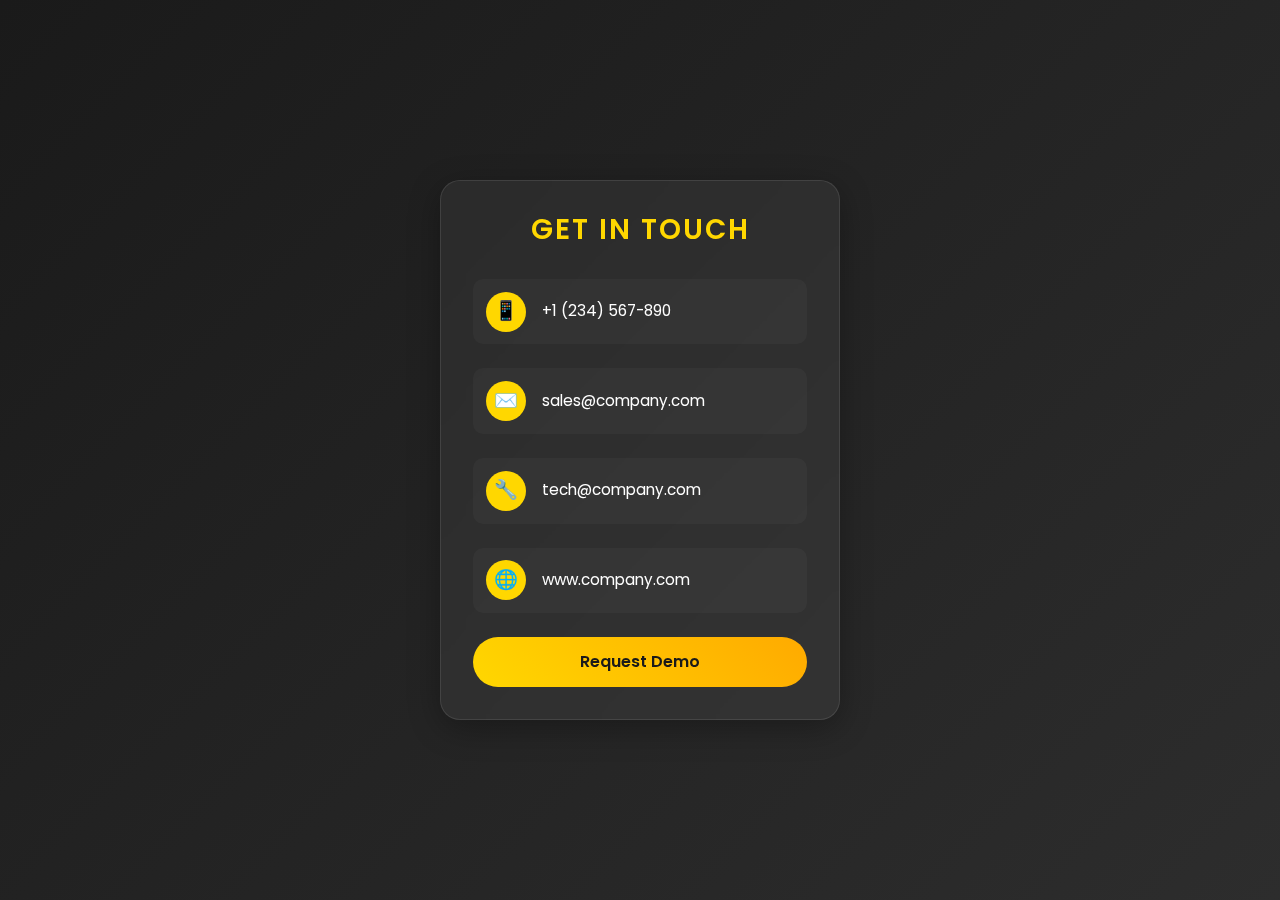
<file: company_profile.html>
<!DOCTYPE html>
<html lang="en">
<head>
    <meta charset="UTF-8">
    <meta name="viewport" content="width=device-width, initial-scale=1.0">
    <title>Luxury Contact Card</title>
    <!-- Bootstrap CSS -->
    <link href="https://cdn.jsdelivr.net/npm/bootstrap@5.3.0/dist/css/bootstrap.min.css" rel="stylesheet">
    <!-- Google Fonts -->
    <link href="https://fonts.googleapis.com/css2?family=Poppins:wght@300;400;600&display=swap" rel="stylesheet">
    <style>
        body {
            font-family: 'Poppins', sans-serif;
            background: linear-gradient(135deg, #1a1a1a 0%, #2d2d2d 100%);
            min-height: 100vh;
            display: flex;
            align-items: center;
            justify-content: center;
            padding: 20px;
        }

        .contact-card {
            background: rgba(255, 255, 255, 0.05);
            backdrop-filter: blur(10px);
            border-radius: 20px;
            padding: 2rem;
            box-shadow: 0 8px 32px rgba(0, 0, 0, 0.3);
            border: 1px solid rgba(255, 255, 255, 0.1);
            max-width: 400px;
            width: 100%;
            transition: transform 0.3s ease;
        }

        .contact-card:hover {
            transform: translateY(-10px);
        }

        .card-title {
            color: #ffd700;
            font-weight: 600;
            text-transform: uppercase;
            letter-spacing: 2px;
            margin-bottom: 2rem;
            text-align: center;
        }

        .contact-item {
            display: flex;
            align-items: center;
            margin-bottom: 1.5rem;
            padding: 0.8rem;
            background: rgba(255, 255, 255, 0.03);
            border-radius: 10px;
            transition: all 0.3s ease;
        }

        .contact-item:hover {
            background: rgba(255, 215, 0, 0.1);
            transform: scale(1.02);
        }

        .contact-icon {
            width: 40px;
            height: 40px;
            background: #ffd700;
            color: #1a1a1a;
            border-radius: 50%;
            display: flex;
            align-items: center;
            justify-content: center;
            margin-right: 1rem;
            font-size: 1.2rem;
        }

        .contact-text {
            color: #ffffff;
            text-decoration: none;
            font-size: 0.95rem;
        }

        .contact-text:hover {
            color: #ffd700;
        }

        .demo-btn {
            background: linear-gradient(45deg, #ffd700, #ffaa00);
            border: none;
            padding: 0.8rem 2rem;
            border-radius: 50px;
            color: #1a1a1a;
            font-weight: 600;
            width: 100%;
            transition: all 0.3s ease;
            text-decoration: none;
            display: block;
            text-align: center;
        }

        .demo-btn:hover {
            transform: scale(1.05);
            background: linear-gradient(45deg, #ffaa00, #ffd700);
            color: #1a1a1a;
            text-decoration: none;
        }

        @media (max-width: 576px) {
            .contact-card {
                margin: 0 10px;
                padding: 1.5rem;
            }
            
            .contact-text {
                font-size: 0.9rem;
            }
            
            .contact-icon {
                width: 35px;
                height: 35px;
                font-size: 1rem;
            }
        }
    </style>
</head>
<body>
    <div class="contact-card">
        <h3 class="card-title">Get in Touch</h3>
        
        <div class="contact-item">
            <div class="contact-icon">📱</div>
            <a href="tel:+1234567890" class="contact-text">+1 (234) 567-890</a>
        </div>

        <div class="contact-item">
            <div class="contact-icon">✉️</div>
            <a href="mailto:sales@company.com" class="contact-text">sales@company.com</a>
        </div>

        <div class="contact-item">
            <div class="contact-icon">🔧</div>
            <a href="mailto:tech@company.com" class="contact-text">tech@company.com</a>
        </div>

        <div class="contact-item">
            <div class="contact-icon">🌐</div>
            <a href="https://www.company.com" target="_blank" class="contact-text">www.company.com</a>
        </div>

        <a href="mailto:demo@company.com?subject=Demo%20Request&body=Hello%20Team,%0D%0A%0D%0AI%20would%20like%20to%20request%20a%20demo%20of%20your%20product/service.%20Please%20provide%20me%20with%20more%20details%20about%20the%20next%20steps.%0D%0A%0D%0AThank%20you,%0D%0A[Your%20Name]" 
           class="demo-btn mt-3">Request Demo</a>
    </div>

    <!-- Bootstrap JS (still included for other potential Bootstrap features) -->
    <script src="https://cdn.jsdelivr.net/npm/bootstrap@5.3.0/dist/js/bootstrap.bundle.min.js"></script>
</body>
</html>
</file>
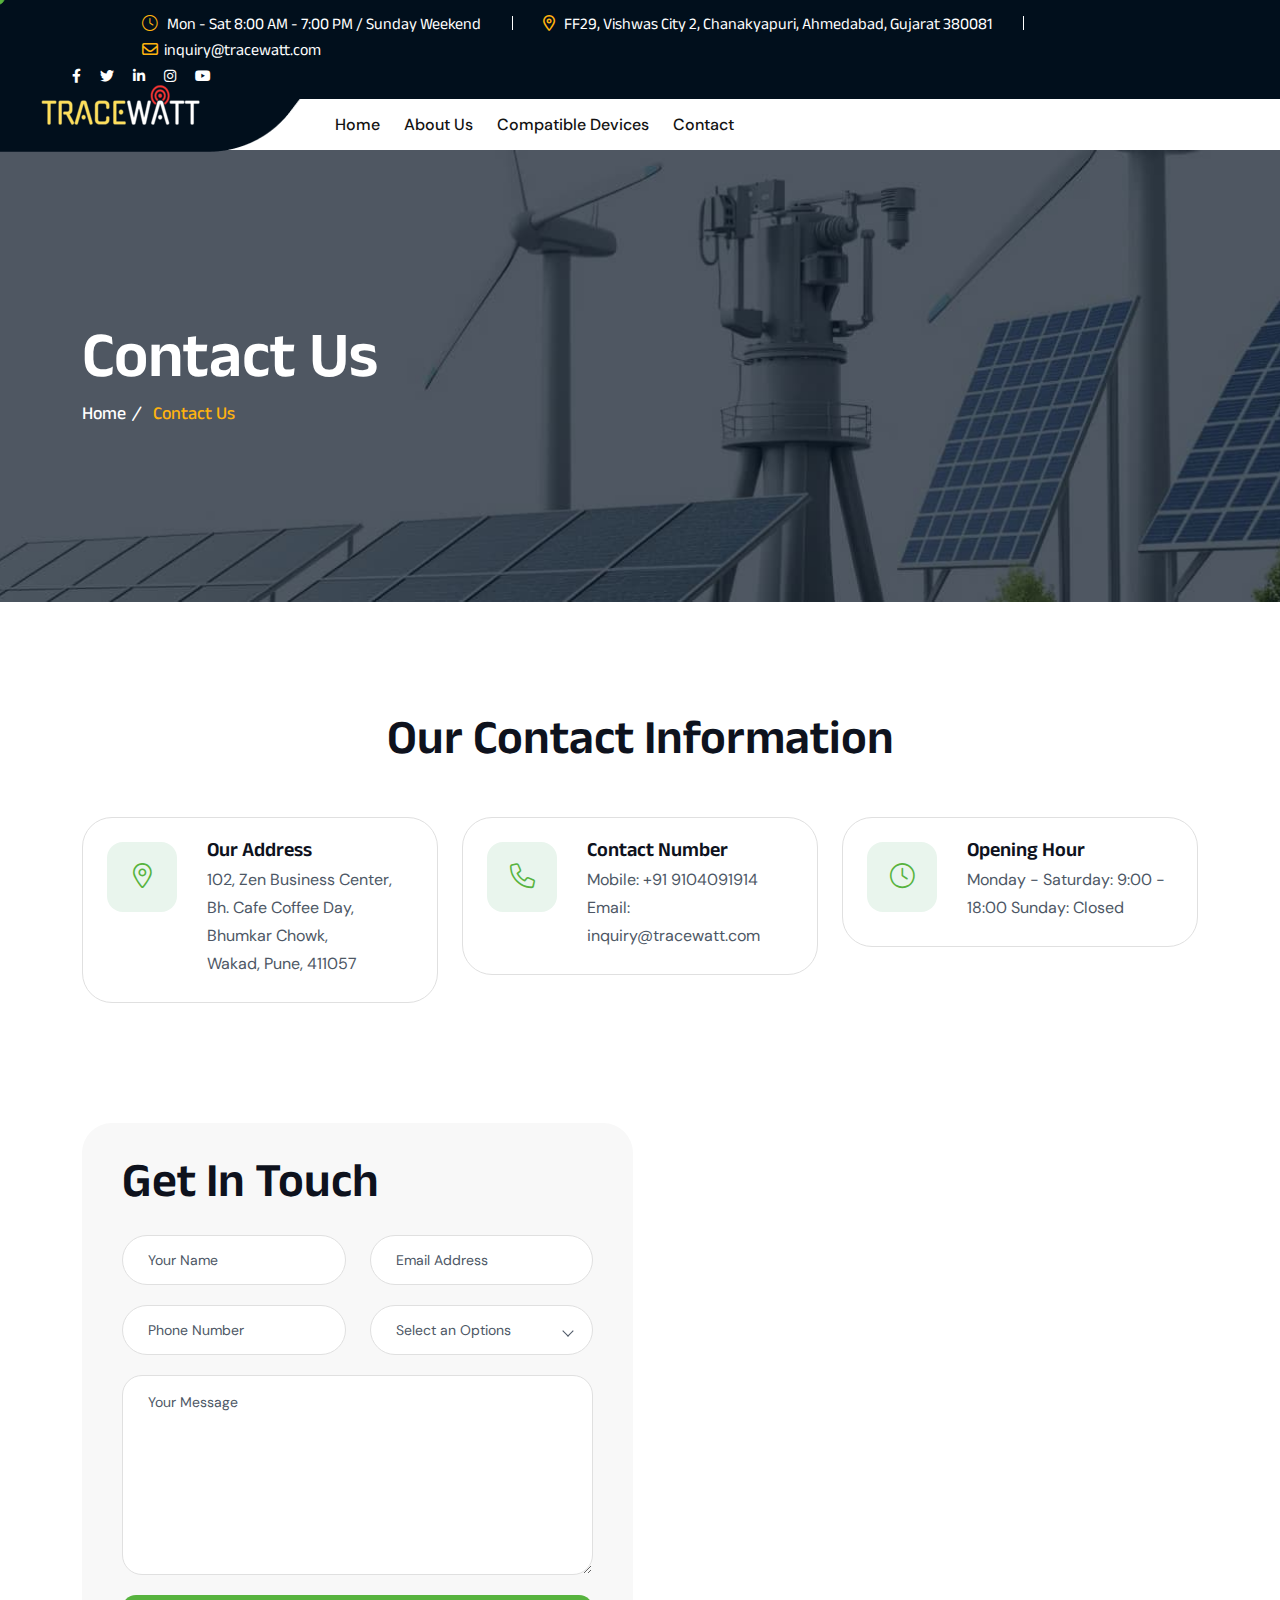
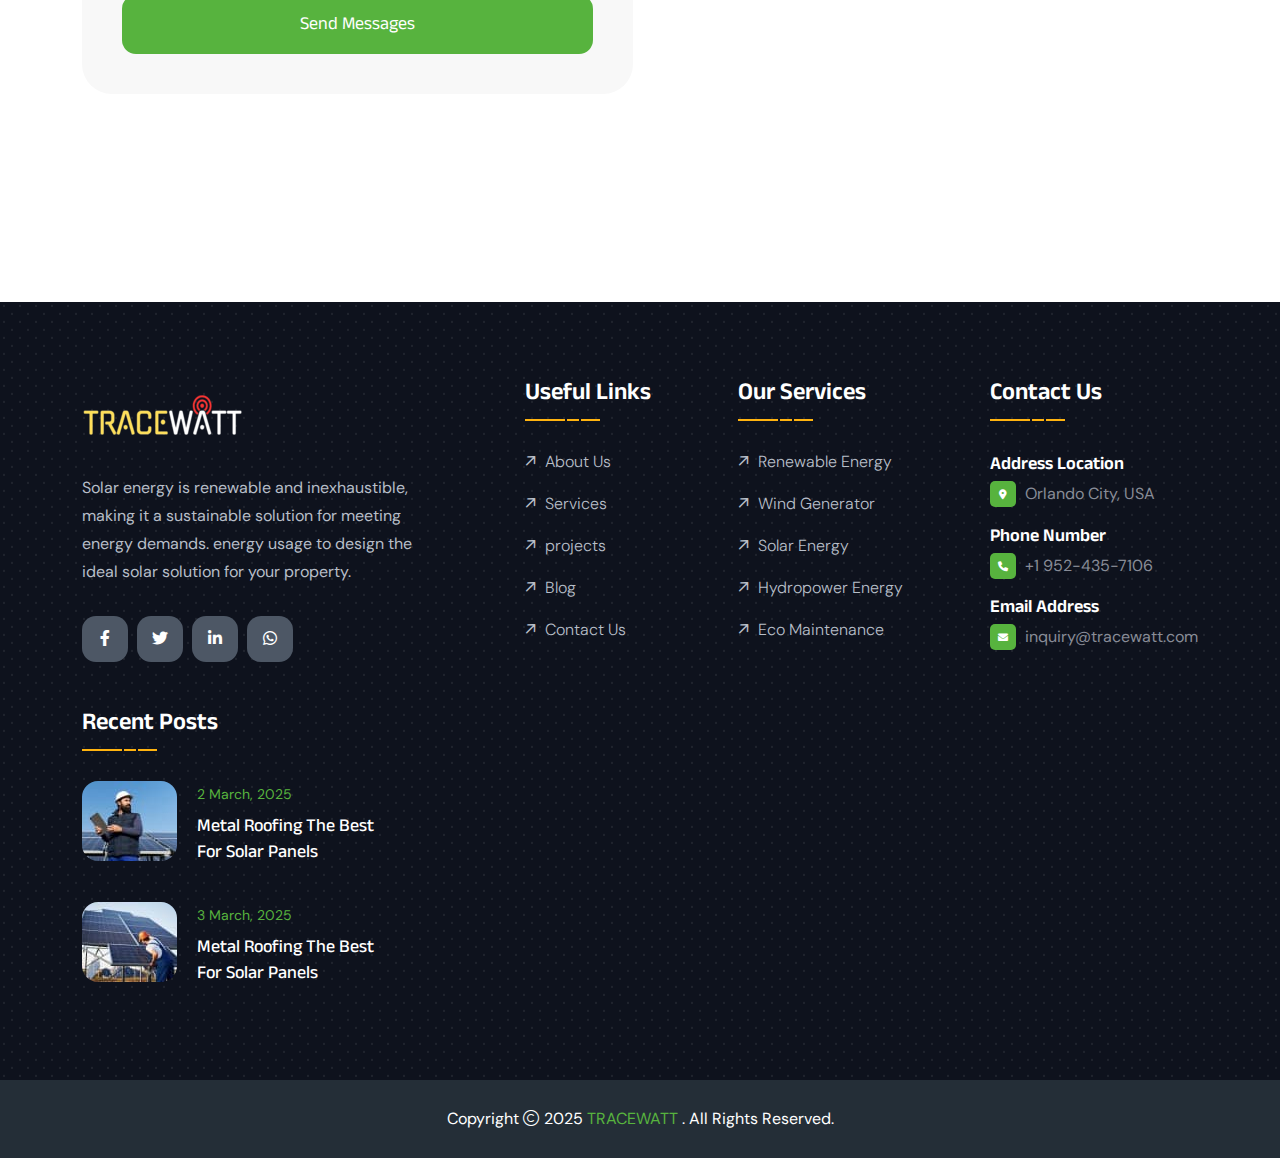
<file: contact.html>
<!doctype html>
<html class="no-js" lang="zxx">

<head>
    <meta charset="utf-8">
    <meta http-equiv="x-ua-compatible" content="ie=edge">
    <title>Contact Us | TRACEWATT Remote Monitoring System </title>
    <meta name="author" content="Tracewatt">
    <meta name="description"
        content="TRACEWATT offers AI-driven remote monitoring solutions for solar energy systems, providing real-time analytics, predictive maintenance, and performance optimization for solar installations across India.">
    <meta name="keywords"
        content="solar energy monitoring, AI solar analytics, TRACEWATT, remote solar tracking, predictive maintenance, solar performance optimization, solar monitoring software, TrackSo, Suryalog, Fourth Partner, Mahindra Teqo, Tata Power Solar, Solarlink, Adani Solar, Reliance Solar, KP Green Energy, solar PV strings, solar SCADA systems, solar monitoring IoT, AI-powered solar optimization, solar data analytics, renewable energy monitoring, solar digital twin, energy IoT platforms, smart grid integration, solar power management, AI-driven energy solutions, solar panel efficiency monitoring, solar inverter tracking, solar performance analysis, solar remote monitoring system, AI-based energy management, real-time solar analytics, solar power forecasting, solar energy AI software, solar asset management, solar maintenance software, solar data logger, solar grid monitoring, PV performance monitoring">
    <meta name="robots" content="INDEX,FOLLOW">
    <meta name="viewport" content="width=device-width,initial-scale=1,shrink-to-fit=no">
    <link rel="apple-touch-icon" sizes="57x57" href="assets/img/favicons/apple-icon-57x57.png">
    <link rel="apple-touch-icon" sizes="60x60" href="assets/img/favicons/apple-icon-60x60.png">
    <link rel="apple-touch-icon" sizes="72x72" href="assets/img/favicons/apple-icon-72x72.png">
    <link rel="apple-touch-icon" sizes="76x76" href="assets/img/favicons/apple-icon-76x76.png">
    <link rel="apple-touch-icon" sizes="114x114" href="assets/img/favicons/apple-icon-114x114.png">
    <link rel="apple-touch-icon" sizes="120x120" href="assets/img/favicons/apple-icon-120x120.png">
    <link rel="apple-touch-icon" sizes="144x144" href="assets/img/favicons/apple-icon-144x144.png">
    <link rel="apple-touch-icon" sizes="152x152" href="assets/img/favicons/apple-icon-152x152.png">
    <link rel="apple-touch-icon" sizes="180x180" href="assets/img/favicons/apple-icon-180x180.png">
    <link rel="icon" type="image/png" sizes="192x192" href="assets/img/favicons/android-icon-192x192.png">
    <link rel="icon" type="image/png" sizes="32x32" href="assets/img/favicons/favicon-32x32.png">
    <link rel="icon" type="image/png" sizes="96x96" href="assets/img/favicons/favicon-96x96.png">
    <link rel="icon" type="image/png" sizes="16x16" href="assets/img/favicons/favicon-16x16.png">
    <link rel="manifest" href="assets/img/favicons/manifest.json">
    <meta name="msapplication-TileColor" content="#ffffff">
    <meta name="msapplication-TileImage" content="assets/img/favicons/ms-icon-144x144.png">
    <meta name="theme-color" content="#ffffff">
    <link rel="preconnect" href="https://fonts.googleapis.com/">
    <link rel="preconnect" href="https://fonts.gstatic.com/" crossorigin>
    <link
        href="https://fonts.googleapis.com/css2?family=Anek+Latin:wght@100..800&amp;family=DM+Sans:ital,opsz,wght@0,9..40,100..1000;1,9..40,100..1000&amp;display=swap"
        rel="stylesheet">
    <link rel="stylesheet" href="assets/css/bootstrap.min.css">
    <link rel="stylesheet" href="assets/css/fontawesome.min.css">
    <link rel="stylesheet" href="assets/css/magnific-popup.min.css">
    <link rel="stylesheet" href="assets/css/swiper-bundle.min.css">
    <link rel="stylesheet" href="assets/css/style.css">
</head>

<body>
    <div class="cursor-follower"></div>
    <div class="slider-drag-cursor"><img src="assets/img/icon/arrow.svg" alt=""></div>
    <!-- <div class="color-scheme-wrap active"><button class="switchIcon"><i class="fa-solid fa-palette"></i></button>
        <h4 class="color-scheme-wrap-title"><i class="far fa-palette me-2"></i>Style Swicher</h4>
        <div class="color-switch-btns"><button data-color="#3E66F3"><i class="fa-solid fa-droplet"></i></button> <button
                data-color="#684DF4"><i class="fa-solid fa-droplet"></i></button> <button data-color="#008080"><i
                    class="fa-solid fa-droplet"></i></button> <button data-color="#323F7C"><i
                    class="fa-solid fa-droplet"></i></button> <button data-color="#FC3737"><i
                    class="fa-solid fa-droplet"></i></button> <button data-color="#8a2be2"><i
                    class="fa-solid fa-droplet"></i></button></div><a href="https://themeforest.net/user/themeholy"
            class="th-btn text-center w-100"><i class="fa fa-shopping-cart me-2"></i> Purchase</a>
    </div> -->
    <!-- <div class="preloader"><button class="th-btn style1 preloaderCls">Cancel Preloader</button>
        <div class="preloader-inner"><img src="assets/img/solar/TRACEWATT.png" alt="TRACEWATT"> <span
                class="loader"></span></div>
    </div> -->
    <div class="sidemenu-wrapper d-none d-lg-block">
        <div class="sidemenu-content"><button class="closeButton sideMenuCls"><i class="far fa-times"></i></button>
            <div class="widget footer-widget">
                <h3 class="widget_title">About Company</h3>
                <div class="th-widget-about">
                    <p class="about-text">Professionally redefine transparent ROI through low-risk high-yield
                        imperatives. Progressively create empowered. cost effective users via team driven.</p>
                    <div class="th-social"><a href="https://www.facebook.com/"><i class="fab fa-facebook-f"></i></a> <a
                            href="https://www.twitter.com/"><i class="fab fa-twitter"></i></a> <a
                            href="https://www.linkedin.com/"><i class="fab fa-linkedin-in"></i></a> <a
                            href="https://www.whatsapp.com/"><i class="fab fa-whatsapp"></i></a> <a
                            href="https://www.youtube.com/"><i class="fab fa-youtube"></i></a></div>
                </div>
            </div>
            <div class="widget footer-widget">
                <h3 class="widget_title">Recent Posts</h3>
                <div class="recent-post-wrap">
                    <div class="recent-post">
                        <div class="media-img"><a href="blog-details.html"><img
                                    src="assets/img/blog/recent-post-1-1.jpg" alt="Blog Image"></a></div>
                        <div class="media-body">
                            <div class="recent-post-meta"><a href="blog.html"><i
                                        class="fa-sharp fa-solid fa-calendar-days"></i>21 Feb, 2025</a></div>
                            <h4 class="post-title"><a class="text-inherit" href="blog-details.html">Harnessing the Sun
                                    The Future of The Solar Power.</a></h4>
                        </div>
                    </div>
                    <div class="recent-post">
                        <div class="media-img"><a href="blog-details.html"><img
                                    src="assets/img/blog/recent-post-1-2.jpg" alt="Blog Image"></a></div>
                        <div class="media-body">
                            <h4 class="post-title"><a class="text-inherit" href="blog-details.html">Harnessing the Sun
                                    The Future of The Solar Power.</a></h4>
                            <div class="recent-post-meta"><a href="blog.html"><i
                                        class="fa-sharp fa-solid fa-calendar-days"></i>22 Feb, 2025</a></div>
                        </div>
                    </div>
                    <div class="recent-post">
                        <div class="media-img"><a href="blog-details.html"><img
                                    src="assets/img/blog/recent-post-1-3.jpg" alt="Blog Image"></a></div>
                        <div class="media-body">
                            <h4 class="post-title"><a class="text-inherit" href="blog-details.html">Harnessing the Sun
                                    The Future of The Solar Power.</a></h4>
                            <div class="recent-post-meta"><a href="blog.html"><i
                                        class="fa-sharp fa-solid fa-calendar-days"></i>23 Feb, 2025</a></div>
                        </div>
                    </div>
                </div>
            </div>
        </div>
    </div>
    <div class="popup-search-box d-none d-lg-block"><button class="searchClose"><i class="fal fa-times"></i></button>
        <form action="#"><input type="text" placeholder="What are you looking for?"> <button type="submit"><i
                    class="fal fa-search"></i></button></form>
    </div>
    <div class="th-menu-wrapper">
        <div class="th-menu-area text-center"><button class="th-menu-toggle"><i class="fal fa-times"></i></button>
            <div class="mobile-logo"><a href="index.html"><img src="assets/img/solar/TRACEWATT.png"
                        alt="TRACEWATT "></a>
            </div>
            <div class="th-mobile-menu">
                <ul>
                    <li class=""><a href="index.html">Home</a>
                        <!-- <ul class="sub-menu">
                            <li><a href="home-solar-energy.html">Home Solar Energy</a></li>
                            <li><a href="index.html">Home Renewable Energy</a></li>
                            <li><a href="home-wind-energy.html">Home Wind Energy</a></li>
                        </ul> -->
                    </li>
                    <li><a href="about.html">About Us</a></li>
                    <li><a href="devices.html">Compatible Devices</a></li>

                    <!-- <li class="menu-item-has-children"><a href="#">Pages</a>
                        <ul class="sub-menu">
                            <li><a href="team.html">Team</a></li>
                            <li><a href="team-details.html">Team Details</a></li>
                            <li><a href="appointment.html">Appointment</a></li>
                            <li><a href="pricing.html">Price Table</a></li>
                            <li><a href="testimonial.html">Testimonial</a></li>
                            <li><a href="faq.html">FAQ</a></li>
                            <li><a href="error.html">Error Page</a></li>
                        </ul>
                    </li> -->
                    <!-- <li class="menu-item-has-children"><a href="#">Service</a>
                        <ul class="sub-menu">
                            <li><a href="service.html">Services - Style 1</a></li>
                            <li><a href="service-2.html">Services - Style 2</a></li>
                            <li><a href="service-3.html">Services - Style 3</a></li>
                            <li><a href="service-details.html">Service Details</a></li>
                        </ul>
                    </li> -->
                    <!-- <li class="menu-item-has-children"><a href="#">Project</a>
                        <ul class="sub-menu">
                            <li><a href="project.html">Project Style 1</a></li>
                            <li><a href="project-2.html">Project Style 2</a></li>
                            <li><a href="project-3.html">Project Style 3</a></li>
                            <li><a href="project-4.html">Project Style 4</a></li>
                            <li><a href="project-details.html">Project Details</a></li>
                        </ul>
                    </li> -->
                    <!-- <li class="menu-item-has-children"><a href="#">Blog</a>
                        <ul class="sub-menu">
                            <li><a href="blog.html">Blog</a></li>
                            <li><a href="blog-details.html">Blog Details</a></li>
                        </ul>
                    </li> -->
                    <li><a href="contact.html">Contact</a></li>
                </ul>
            </div>
        </div>
    </div>
    <header class="th-header header-layout1">
        <div class="header-top">
            <div class="container">
                <div class="row justify-content-center justify-content-md-between align-items-center">
                    <div class="col-auto d-none d-md-block">
                        <div class="header-links">
                            <ul>
                                <li class="d-none d-xl-inline-block"><i class="fa-light fa-clock"></i> <span>Mon - Sat
                                        8:00 AM - 7:00 PM / Sunday Weekend</span></li>
                                <li class=""><i class="fa-sharp fa-regular fa-location-dot"></i> <span> FF29, Vishwas
                                        City 2, Chanakyapuri, Ahmedabad, Gujarat 380081</span></li>
                                <li><i class="fa-regular fa-envelope"></i><a
                                        href="mailto:inquiry@tracewatt.com">inquiry@tracewatt.com</a></li>
                            </ul>
                        </div>
                    </div>
                    <div class="col-auto">
                        <div class="social-links"><span class="social-title">Follow Us On:</span> <a
                                href="https://www.facebook.com/"><i class="fab fa-facebook-f"></i></a> <a
                                href="https://www.twitter.com/"><i class="fab fa-twitter"></i></a> <a
                                href="https://www.linkedin.com/"><i class="fab fa-linkedin-in"></i></a> <a
                                href="https://www.instagram.com/"><i class="fab fa-instagram"></i></a> <a
                                href="https://www.youtube.com/"><i class="fab fa-youtube"></i></a></div>
                    </div>
                </div>
            </div>
        </div>
        <div class="sticky-wrapper">
            <div class="menu-area">
                <div class="container-fiuld">
                    <div class="row align-items-center justify-content-between">
                        <div class="col-auto">
                            <div class="header-logo"><a href="index.html"><img
                                        src="assets/img/solar/TRACEWATT.png" alt="TRACEWATT "></a></div>
                        </div>
                        <div class="col-auto me-xl-auto">
                            <nav class="main-menu style2 d-none d-lg-inline-block">
                                <ul>
                                    <li><a href="index.html">Home</a>
                                        <!-- <ul class="mega-menu mega-menu-content allow-natural-scroll">
                                            <li>
                                                <div class="container">
                                                    <div class="row gy-4">
                                                        <div class="col-lg-4">
                                                            <div class="mega-menu-box">
                                                                <div class="mega-menu-img"><img
                                                                        src="assets/img/pages/home-solar-energy.jpg"
                                                                        alt="Home One">
                                                                    <div class="btn-wrap"><a
                                                                            href="home-solar-energy.html"
                                                                            class="th-btn">View Demo</a></div>
                                                                </div>
                                                                <h3 class="mega-menu-title"><a
                                                                        href="home-solar-energy.html">Home Solar
                                                                        Energy</a></h3>
                                                            </div>
                                                        </div>
                                                        <div class="col-lg-4">
                                                            <div class="mega-menu-box">
                                                                <div class="mega-menu-img"><img
                                                                        src="assets/img/pages/home-renewable-energy.jpg"
                                                                        alt="Home Two">
                                                                    <div class="btn-wrap"><a
                                                                            href="index.html"
                                                                            class="th-btn">View Demo</a></div>
                                                                </div>
                                                                <h3 class="mega-menu-title"><a
                                                                        href="index.html">Home Renewable
                                                                        Energy</a></h3>
                                                            </div>
                                                        </div>
                                                        <div class="col-lg-4">
                                                            <div class="mega-menu-box">
                                                                <div class="mega-menu-img"><img
                                                                        src="assets/img/pages/home-wind-energy.jpg"
                                                                        alt="Home Three">
                                                                    <div class="btn-wrap"><a
                                                                            href="home-wind-energy.html"
                                                                            class="th-btn">View Demo</a></div>
                                                                </div>
                                                                <h3 class="mega-menu-title"><a
                                                                        href="home-wind-energy.html">Home Wind
                                                                        Energy</a></h3>
                                                            </div>
                                                        </div>
                                                    </div>
                                                </div>
                                            </li>
                                        </ul> -->
                                    </li>
                                    <li><a href="about.html">About Us</a></li>
                                    <!-- <li class="menu-item-has-children"><a href="#">Pages</a>
                                        <ul class="sub-menu">
                                            <li><a href="team.html">Team</a></li>
                                            <li><a href="team-details.html">Team Details</a></li>
                                            <li><a href="appointment.html">Appointment</a></li>
                                            <li><a href="pricing.html">Price Table</a></li>
                                            <li><a href="testimonial.html">Testimonial</a></li>
                                            <li><a href="faq.html">FAQ</a></li>
                                            <li><a href="error.html">Error Page</a></li>
                                        </ul>
                                    </li> -->
                                    <!-- <li class="menu-item-has-children"><a href="#">Service</a>
                                        <ul class="sub-menu">
                                            <li><a href="service.html">Services - Style 1</a></li>
                                            <li><a href="service-2.html">Services - Style 2</a></li>
                                            <li><a href="service-3.html">Services - Style 3</a></li>
                                            <li><a href="service-details.html">Service Details</a></li>
                                        </ul>
                                    </li> -->
                                    <!-- <li class="menu-item-has-children"><a href="#">Project</a>
                                        <ul class="sub-menu">
                                            <li><a href="project.html">Project Style 1</a></li>
                                            <li><a href="project-2.html">Project Style 2</a></li>
                                            <li><a href="project-3.html">Project Style 3</a></li>
                                            <li><a href="project-4.html">Project Style 4</a></li>
                                            <li><a href="project-details.html">Project Details</a></li>
                                        </ul>
                                    </li> -->
                                    <!-- <li class="menu-item-has-children"><a href="#">Blog</a>
                                        <ul class="sub-menu">
                                            <li><a href="blog.html">Blog</a></li>
                                            <li><a href="blog-details.html">Blog Details</a></li>
                                        </ul>
                                    </li> -->
                                    <li><a href="devices.html">Compatible Devices</a></li>
                                    <li><a href="contact.html">Contact</a></li>

                                </ul>
                            </nav>
                            <div class="header-button"><button type="button"
                                    class="th-menu-toggle d-inline-block d-lg-none"><i class="far fa-bars"></i></button>
                            </div>
                        </div>
                        <div class="col-auto d-none d-xl-block">
                            <div class="header-button">
                                <!-- <button type="button" class="icon-btn searchBoxToggler"><i class="far fa-search"></i></button>  -->
                                <!-- <a href="#"class="icon-btn sideMenuToggler d-none d-lg-block"><img src="assets/img/icon/grid.svg" alt=""></a> -->
                                <a href="tel:+91 9104091914" class="th-btn th-icon"><span class="btn-text"
                                        data-back="Call For Help Us: +91 9104091914 "
                                        data-front="Call For Help Us: +91 9104091914"></span></a>
                            </div>
                        </div>
                    </div>
                </div>
                <div class="logo-bg" data-mask-src="assets/img/logo_bg_mask.png"></div>
            </div>
        </div>
    </header>
    <div class="breadcumb-wrapper" data-bg-src="assets/img/bg/breadcumb-bg.jpg">
        <div class="container">
            <div class="breadcumb-content">
                <h1 class="breadcumb-title">Contact Us</h1>
                <ul class="breadcumb-menu">
                    <li><a href="home-solar-energy.html">Home</a></li>
                    <li>Contact Us</li>
                </ul>
            </div>
        </div>
    </div>
    <div class="space">
        <div class="container">
            <div class="title-area text-center">
                <h2 class="sec-title">Our Contact Information</h2>
            </div>
            <div class="row gy-4">
                <div class="col-xl-4 col-md-6">
                    <div class="contact-media">
                        <div class="icon-btn"><i class="fa-sharp fa-light fa-location-dot"></i></div>
                        <div class="media-body">
                            <h5 class="box-title">Our Address</h5>
                            <p class="box-text"> 102, Zen Business Center, Bh. Cafe Coffee Day, Bhumkar Chowk,
                                Wakad, Pune, 411057</p>
                        </div>
                    </div>
                </div>
                <div class="col-xl-4 col-md-6">
                    <div class="contact-media">
                        <div class="icon-btn"><i class="fa-light fa-phone"></i></div>
                        <div class="media-body">
                            <h5 class="box-title">Contact Number</h5>
                            <p class="box-text"><a href="tel:+25862323258">Mobile: +91 9104091914</a> <a
                                    href="mailto:inquiry@tracewatt.com">Email: inquiry@tracewatt.com</a></p>
                        </div>
                    </div>
                </div>
                <div class="col-xl-4 col-md-6">
                    <div class="contact-media">
                        <div class="icon-btn"><i class="fa-light fa-clock"></i></div>
                        <div class="media-body">
                            <h5 class="box-title">Opening Hour</h5>
                            <p class="box-text">Monday - Saturday: 9:00 - 18:00 Sunday: Closed</p>
                        </div>
                    </div>
                </div>
            </div>
        </div>
    </div>
    <div class="space-bottom">
        <div class="container">
            <div class="row gy-4">
                <div class="col-xl-7">
                    <form action="#" method="POST" class="contact-form2 input-smoke ajax-contact">
                        <h3 class="h2 mt-n3 mb-25">Get In Touch</h3>
                        <div class="row">
                            <div class="form-group col-md-6"><input type="text" class="form-control" name="name"
                                    id="name" placeholder="Your Name"></div>
                            <div class="form-group col-md-6"><input type="email" class="form-control" name="email"
                                    id="email" placeholder="Email Address"></div>
                            <div class="form-group col-md-6"><input type="tel" class="form-control" name="number"
                                    id="number" placeholder="Phone Number"></div>
                            <div class="form-group col-md-6"><select name="subject" id="subject"
                                    class="form-select nice-select">
                                    <option value="" disabled="disabled" selected="selected" hidden>Select an Options
                                    </option>
                                    <option value="Web Design">Web Design</option>
                                    <option value="Web Development">Web Development</option>
                                    <option value="Engine Diagnostics">Engine Diagnostics</option>
                                    <option value="Digital Marketing">Digital Marketing</option>
                                </select></div>
                            <div class="form-group col-12"><textarea name="message" id="message" cols="30" rows="3"
                                    class="form-control" placeholder="Your Message"></textarea></div>
                            <div class="form-btn col-12"><button class="th-btn fw-btn"><span class="btn-text"
                                        data-back="Send Messages" data-front="Send Messages"></span></button></div>
                        </div>
                        <p class="form-messages mb-0 mt-3"></p>
                    </form>
                </div>
                <div class="col-xl-5">
                    <div class="contact-map"><iframe
                            src="https://www.google.com/maps/embed?pb=!1m18!1m12!1m3!1d3644.7310056272386!2d89.2286059153658!3d24.00527418490799!2m3!1f0!2f0!3f0!3m2!1i1024!2i768!4f13.1!3m3!1m2!1s0x39fe9b97badc6151%3A0x30b048c9fb2129bc!2sthemeholy!5e0!3m2!1sen!2sbd!4v1651028958211!5m2!1sen!2sbd"
                            allowfullscreen="" loading="lazy"></iframe></div>
                </div>
            </div>
        </div>
    </div>
    <footer class="footer-wrapper bg-title footer-layout1" data-bg-src="assets/img/bg/dot-shape.png">
        <div class="widget-area">
            <div class="container">
                <div class="row justify-content-between">
                    <div class="col-md-6 col-xxl-3 col-xl-4">
                        <div class="widget footer-widget">
                            <div class="th-widget-about">
                                <div class="about-logo"><a class="" href="index.html"><img
                                            src="assets/img/solar/TRACEWATT.png" alt="TRACEWATT "></a></div>
                                <p class="about-text">Solar energy is renewable and inexhaustible, making it a
                                    sustainable solution for meeting energy demands. energy usage to design the ideal
                                    solar solution for your property.</p>
                                <div class="th-social"><a href="https://www.facebook.com/"><i
                                            class="fab fa-facebook-f"></i></a> <a href="https://www.twitter.com/"><i
                                            class="fab fa-twitter"></i></a> <a href="https://www.linkedin.com/"><i
                                            class="fab fa-linkedin-in"></i></a> <a href="https://www.whatsapp.com/"><i
                                            class="fab fa-whatsapp"></i></a></div>
                            </div>
                        </div>
                    </div>
                    <div class="col-md-6 col-xl-auto">
                        <div class="widget widget_nav_menu footer-widget">
                            <h3 class="widget_title">Useful Links</h3>
                            <div class="menu-all-pages-container">
                                <ul class="menu">
                                    <li><a href="about.html">About Us</a></li>
                                    <li><a href="service.html">Services</a></li>
                                    <li><a href="project.html">projects</a></li>
                                    <li><a href="blog.html">Blog</a></li>
                                    <li><a href="contact.html">Contact Us</a></li>
                                </ul>
                            </div>
                        </div>
                    </div>
                    <div class="col-md-6 col-xl-auto">
                        <div class="widget widget_nav_menu footer-widget">
                            <h3 class="widget_title">Our Services</h3>
                            <div class="menu-all-pages-container">
                                <ul class="menu">
                                    <li><a href="service.html">Renewable Energy</a></li>
                                    <li><a href="service.html">Wind Generator</a></li>
                                    <li><a href="service.html">Solar Energy</a></li>
                                    <li><a href="service.html">Hydropower Energy</a></li>
                                    <li><a href="service.html">Eco Maintenance</a></li>
                                </ul>
                            </div>
                        </div>
                    </div>
                    <div class="col-md-6 col-xl-auto">
                        <div class="widget footer-widget">
                            <h3 class="widget_title">Contact Us</h3>
                            <div class="th-widget-about">
                                <h4 class="footer-info-title">Address Location</h4>
                                <p class="footer-info"><i class="fas fa-map-marker-alt"></i>Orlando City, USA</p>
                                <h4 class="footer-info-title">Phone Number</h4>
                                <p class="footer-info"><i class="fa-sharp fa-solid fa-phone"></i> <span><a
                                            class="text-inherit" href="tel:+19524357106">+1 952-435-7106</a></span></p>
                                <h4 class="footer-info-title">Email address</h4>
                                <p class="footer-info"><i class="fa-sharp fa-solid fa-envelope"></i><span> <a
                                            class="text-inherit"
                                            href="mailto:inquiry@tracewatt.com">inquiry@tracewatt.com</a></span>
                                </p>
                            </div>
                        </div>
                    </div>
                    <div class="col-md-6 col-xl-auto">
                        <div class="widget footer-widget">
                            <h3 class="widget_title">Recent Posts</h3>
                            <div class="recent-post-wrap">
                                <div class="recent-post">
                                    <div class="media-img"><a href="blog-details.html"><img
                                                src="assets/img/blog/recent-post-2-1.jpg" alt="Blog Image"></a></div>
                                    <div class="media-body">
                                        <div class="recent-post-meta"><a href="blog.html">2 March, 2025</a></div>
                                        <h4 class="post-title"><a class="text-inherit" href="blog-details.html">Metal
                                                Roofing The Best for Solar Panels</a></h4>
                                    </div>
                                </div>
                                <div class="recent-post">
                                    <div class="media-img"><a href="blog-details.html"><img
                                                src="assets/img/blog/recent-post-2-2.jpg" alt="Blog Image"></a></div>
                                    <div class="media-body">
                                        <div class="recent-post-meta"><a href="blog.html">3 March, 2025</a></div>
                                        <h4 class="post-title"><a class="text-inherit" href="blog-details.html">Metal
                                                Roofing The Best for Solar Panels</a></h4>
                                    </div>
                                </div>
                            </div>
                        </div>
                    </div>
                </div>
            </div>
        </div>
        <div class="copyright-wrap text-center">
            <p class="copyright-text">Copyright <i class="fal fa-copyright"></i> 2025 <a
                    href="www.tracewatt.com">TRACEWATT </a>. All Rights Reserved.</p>
        </div>
    </footer>
    <div class="scroll-top"><svg class="progress-circle svg-content" width="100%" height="100%" viewBox="-1 -1 102 102">
            <path d="M50,1 a49,49 0 0,1 0,98 a49,49 0 0,1 0,-98"
                style="transition: stroke-dashoffset 10ms linear 0s; stroke-dasharray: 307.919, 307.919; stroke-dashoffset: 307.919;">
            </path>
        </svg></div>
    <script src="assets/js/vendor/jquery-3.7.1.min.js"></script>
    <script src="assets/js/swiper-bundle.min.js"></script>
    <script src="assets/js/bootstrap.min.js"></script>
    <script src="assets/js/jquery.magnific-popup.min.js"></script>
    <script src="assets/js/jquery.counterup.min.js"></script>
    <script src="assets/js/circle-progress.js"></script>
    <script src="assets/js/jquery-ui.min.js"></script>
    <script src="assets/js/imagesloaded.pkgd.min.js"></script>
    <script src="assets/js/isotope.pkgd.min.js"></script>
    <script src="assets/js/nice-select.min.js"></script>
    <script src="assets/js/wow.min.js"></script>
    <script src="assets/js/gsap.min.js"></script>
    <script src="assets/js/ScrollTrigger.min.js"></script>
    <script src="assets/js/SplitText.min.js"></script>
    <script src="assets/js/lenis.min.js"></script>
    <script src="assets/js/main.js"></script>
</body>

</html>
</file>
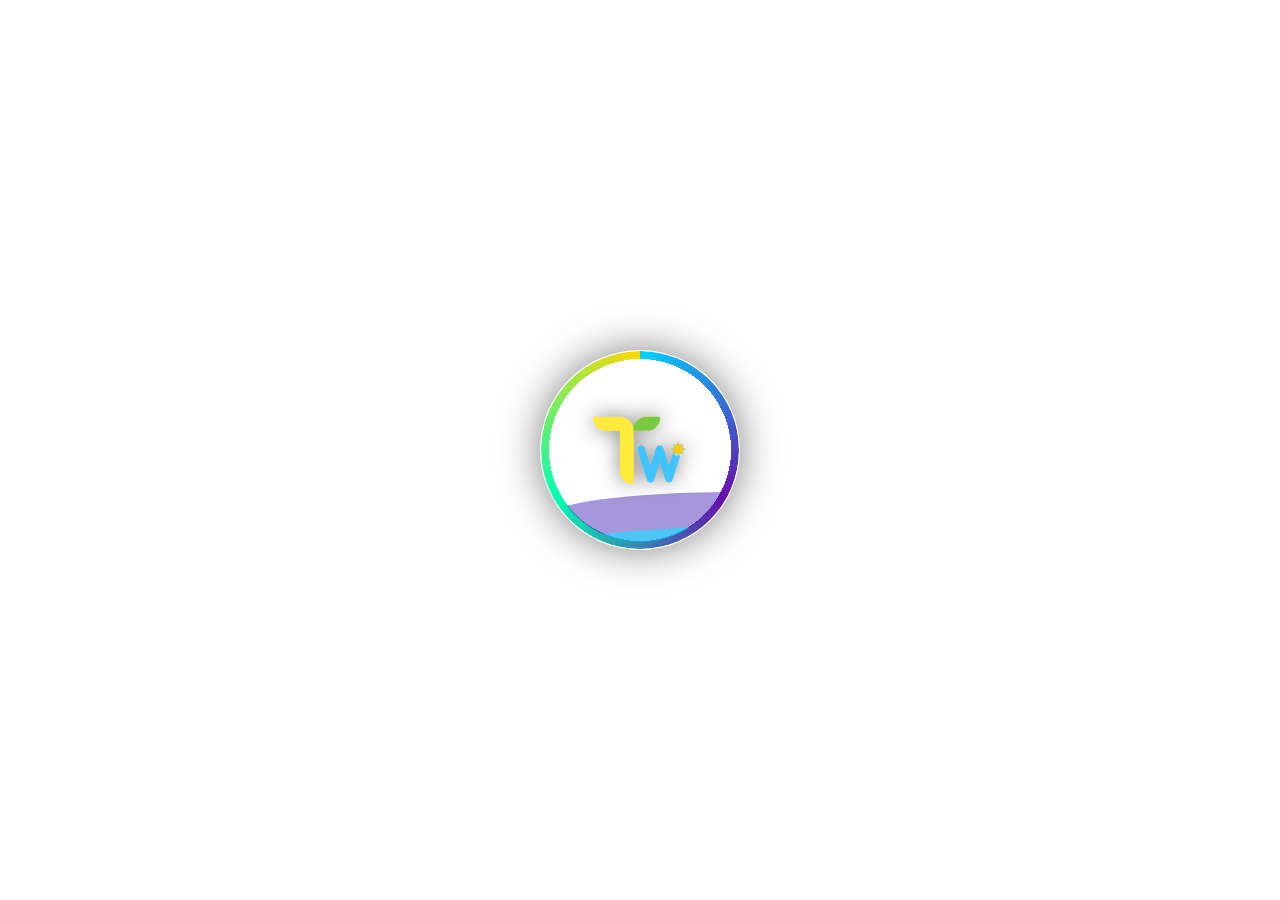
<file: loading.html>
<!DOCTYPE html>
<html lang="en">

<head>
    <meta charset="UTF-8" />
    <meta name="viewport" content="width=device-width, initial-scale=1.0" />
    <title>Premium Loader</title>
    <style>
        :root {
            --size: 200px;
            --ring-width: 8px;
            --fill-color: #00d4ff; /* primary liquid */
            --wave-color: #300dad; /* secondary wave */
            --ring-gradient: conic-gradient(
    from 0deg,
    #00d4ff,   /* bright cyan */
    #6a0dad,   /* deep violet */
    #00ffb3,   /* neon green */
    #ffd700    /* gold highlight */
);
            --fill-gradient: linear-gradient(205deg, #00d4ff, #300dad, #ff5c8a);
        }

        body {
            margin: 0;
            height: 100vh;
            display: flex;
            align-items: center;
            justify-content: center;
            font-family: 'Segoe UI', Tahoma, Geneva, Verdana, sans-serif;
            color: #e0e0e0;
            overflow: hidden;
        }

        .loader {
            position: relative;
            width: var(--size);
            height: var(--size);
            border-radius: 50%;
            box-shadow: 0 0 40px rgba(0, 0, 0, 0.5);
        }

        /* Animated ring */
        .ring {
            position: absolute;
            inset: 1px;
            border-radius: 50%;
            background: var(--ring-gradient);
            -webkit-mask: radial-gradient(farthest-side, transparent calc(100% - var(--ring-width)), #000 0);
            mask: radial-gradient(farthest-side, transparent calc(100% - var(--ring-width)), #000 0);
            animation: spin 3s linear infinite;
        }

        @keyframes spin {
            to { transform: rotate(360deg); }
        }

        /* Core container */
        .core {
            position: absolute;
            inset: var(--ring-width);
            border-radius: 95%;
            overflow: hidden;
            box-shadow: inset 0 0 10px rgba(255, 255, 255, 0.1);
        }

        /* Liquid fill animation */
        .fill {
            position: absolute;
            left: 0;
            bottom: 0;
            width: 100%;
            height: 0%;
            background: var(--fill-gradient);
            opacity: 0.85;
            animation: liquid-charge 3s cubic-bezier(0.4, 0, 0.6, 1) infinite alternate;
            border-radius: 0 0 50% 50%;
        }

        @keyframes liquid-charge {
            0% { height: 0%; }
            100% { height: 100%; }
        }

        /* Waves */
        .wave {
            position: absolute;
            top: -50px;
            left: 0;
            width: 200%;
            height: 50px;
            border-radius: 50% 50% 0 0;
            animation: liquid-wave 6s linear infinite, bobbing 3s ease-in-out infinite alternate;
        }

        .wave:nth-of-type(1) {
            background-color: var(--wave-color);
            opacity: 0.5;
        }

        .wave:nth-of-type(2) {
            background-color: var(--fill-color);
            opacity: 0.7;
            top: -15px;
            animation-duration: 3s;
        }

        @keyframes liquid-wave {
            from { transform: translateX(0); }
            to { transform: translateX(-50%); }
        }

        @keyframes bobbing {
            from { transform: translateY(0); }
            to { transform: translateY(5px); }
        }

        /* Center logo */
        .logo {
            position: absolute;
            top: 50%;
            left: 50%;
            transform: translate(-50%, -50%);
            width: 120px;
            height: auto;
            z-index: 2;
        }

        .logo img {
            width: 120px;
            height: auto;
            display: block;
            filter: drop-shadow(0 0 10px rgba(0, 0, 0, 0.5));
        }
    </style>
</head>

<body>
    <div class="loader">
        <div class="ring"></div>
        <div class="core">
            <div class="fill">
                <div class="wave"></div>
                <div class="wave"></div>
            </div>
        </div>
        <div class="logo" role="img" aria-label="Tracewatt logo">
            <img src="assets/img/solar/tw.svg" alt="Tracewatt Logo" />
        </div>
    </div>
</body>

</html>
</file>
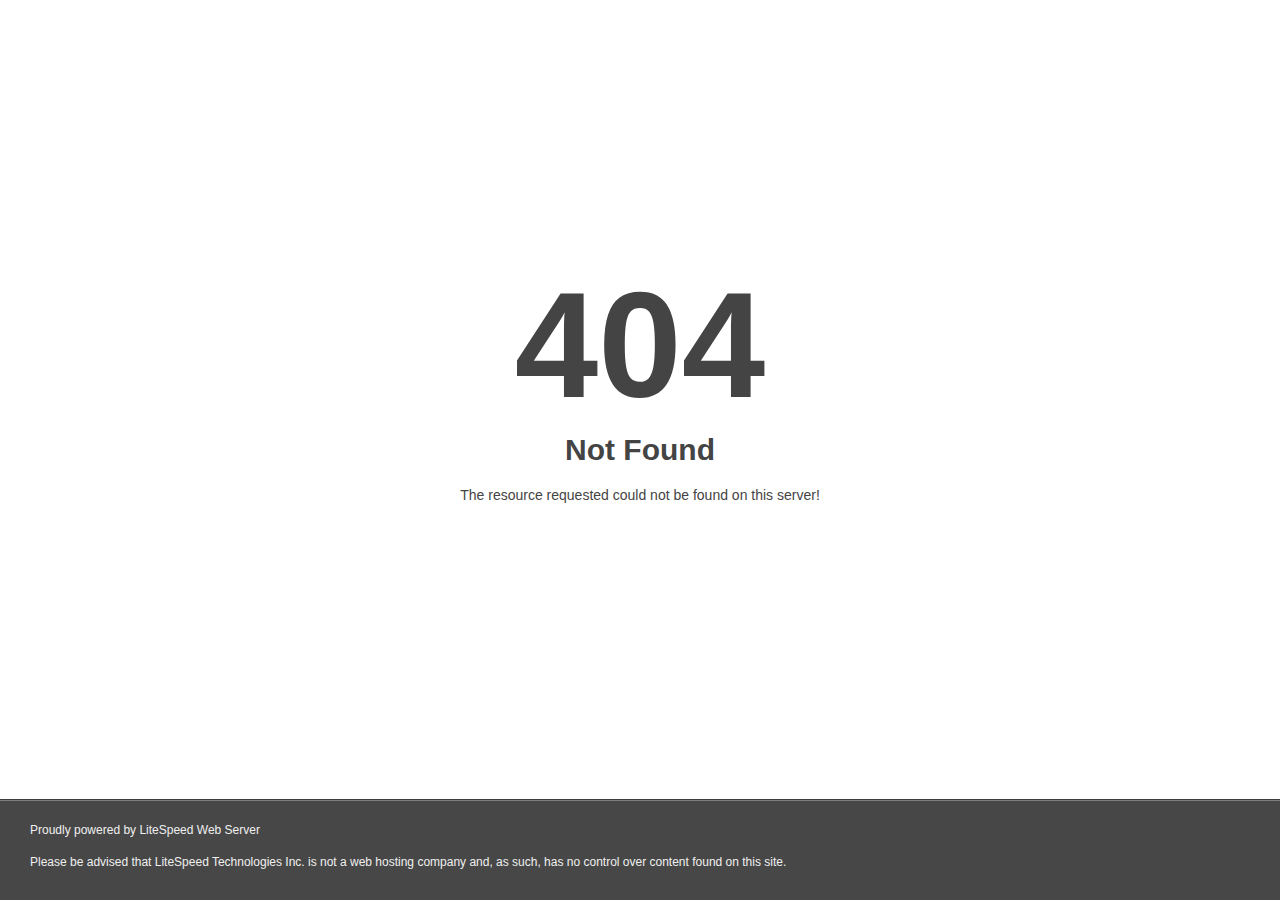
<file: assets/img/icon/line-shape1.html>
<!DOCTYPE html>
<html style="height:100%">
<head>
<meta name="viewport" content="width=device-width, initial-scale=1, shrink-to-fit=no" />
<title> 404 Not Found
</title><style>@media (prefers-color-scheme:dark){body{background-color:#000!important}}</style></head>
<body style="color: #444; margin:0;font: normal 14px/20px Arial, Helvetica, sans-serif; height:100%; background-color: #fff;">
<div style="height:auto; min-height:100%; ">     <div style="text-align: center; width:800px; margin-left: -400px; position:absolute; top: 30%; left:50%;">
        <h1 style="margin:0; font-size:150px; line-height:150px; font-weight:bold;">404</h1>
<h2 style="margin-top:20px;font-size: 30px;">Not Found
</h2>
<p>The resource requested could not be found on this server!</p>
</div></div><div style="color:#f0f0f0; font-size:12px;margin:auto;padding:0px 30px 0px 30px;position:relative;clear:both;height:100px;margin-top:-101px;background-color:#474747;border-top: 1px solid rgba(0,0,0,0.15);box-shadow: 0 1px 0 rgba(255, 255, 255, 0.3) inset;">
<br>Proudly powered by LiteSpeed Web Server<p>Please be advised that LiteSpeed Technologies Inc. is not a web hosting company and, as such, has no control over content found on this site.</p></div></body></html>
</file>
